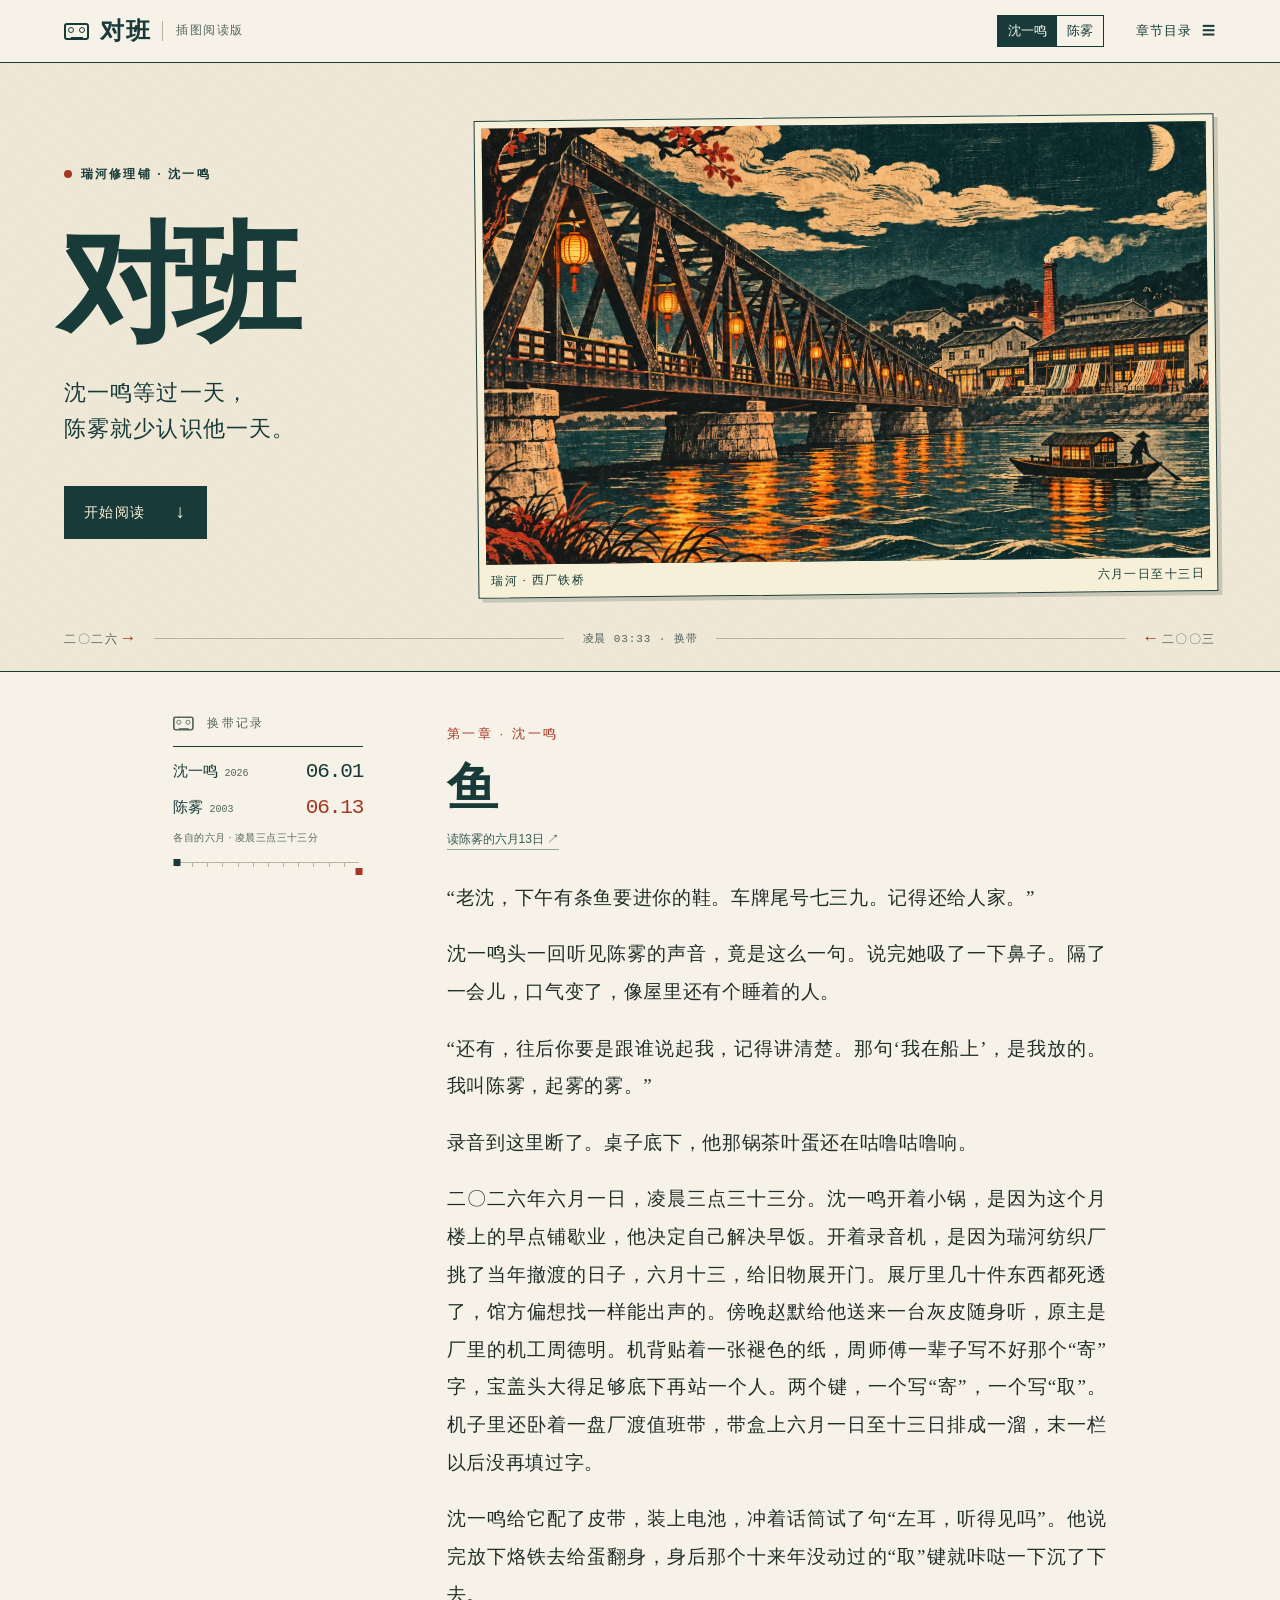
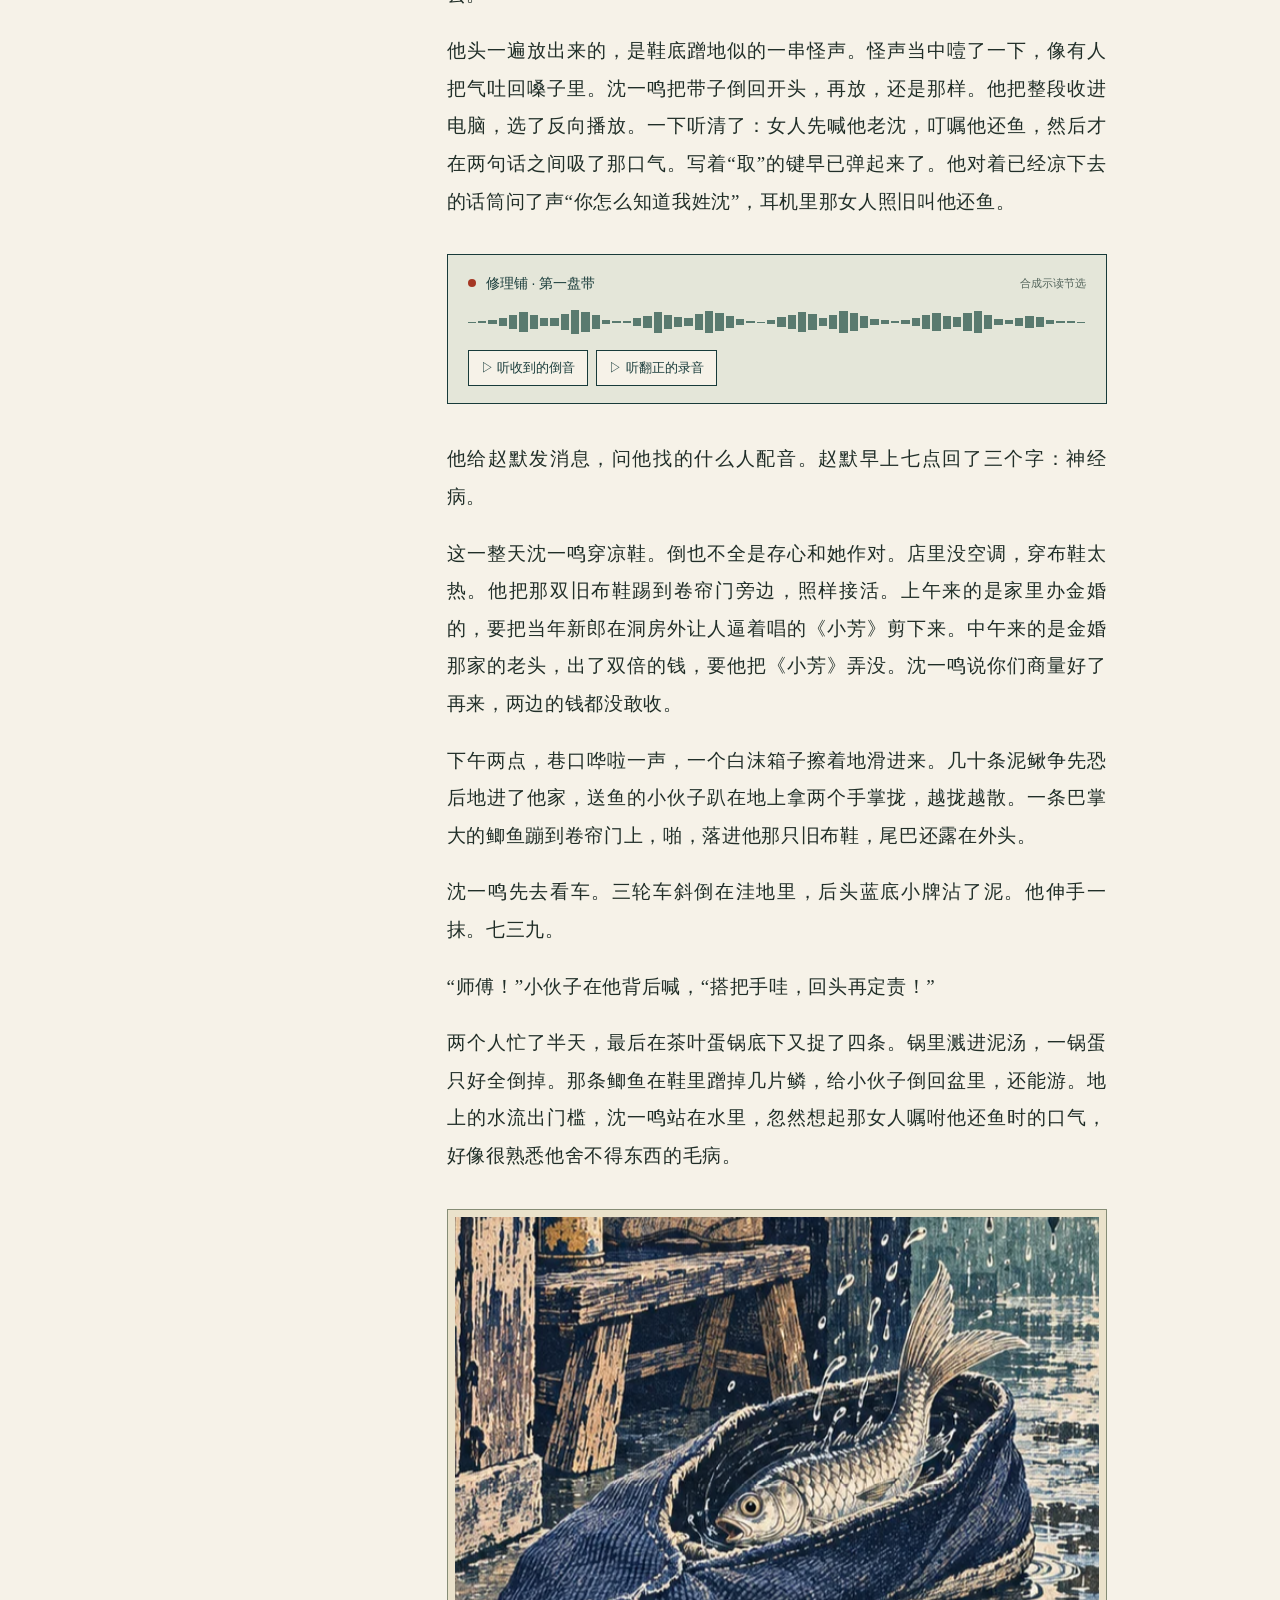
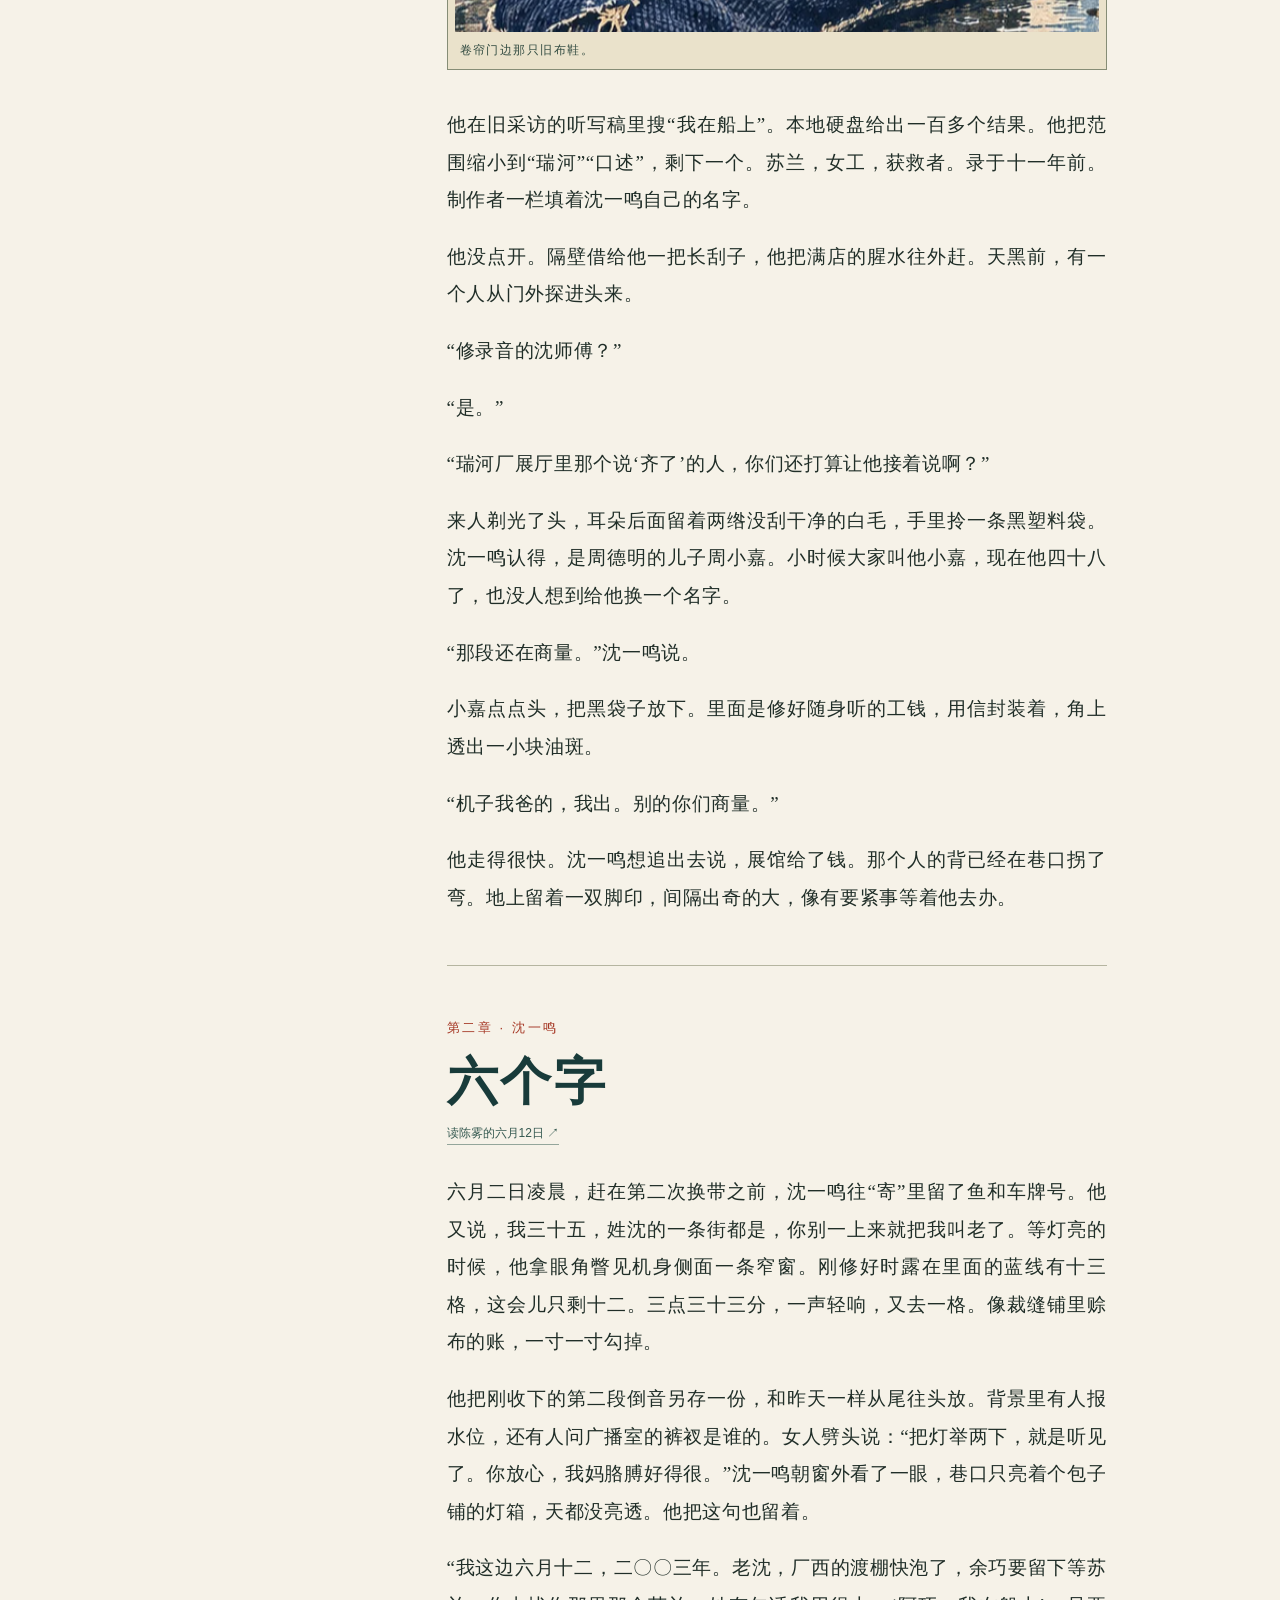
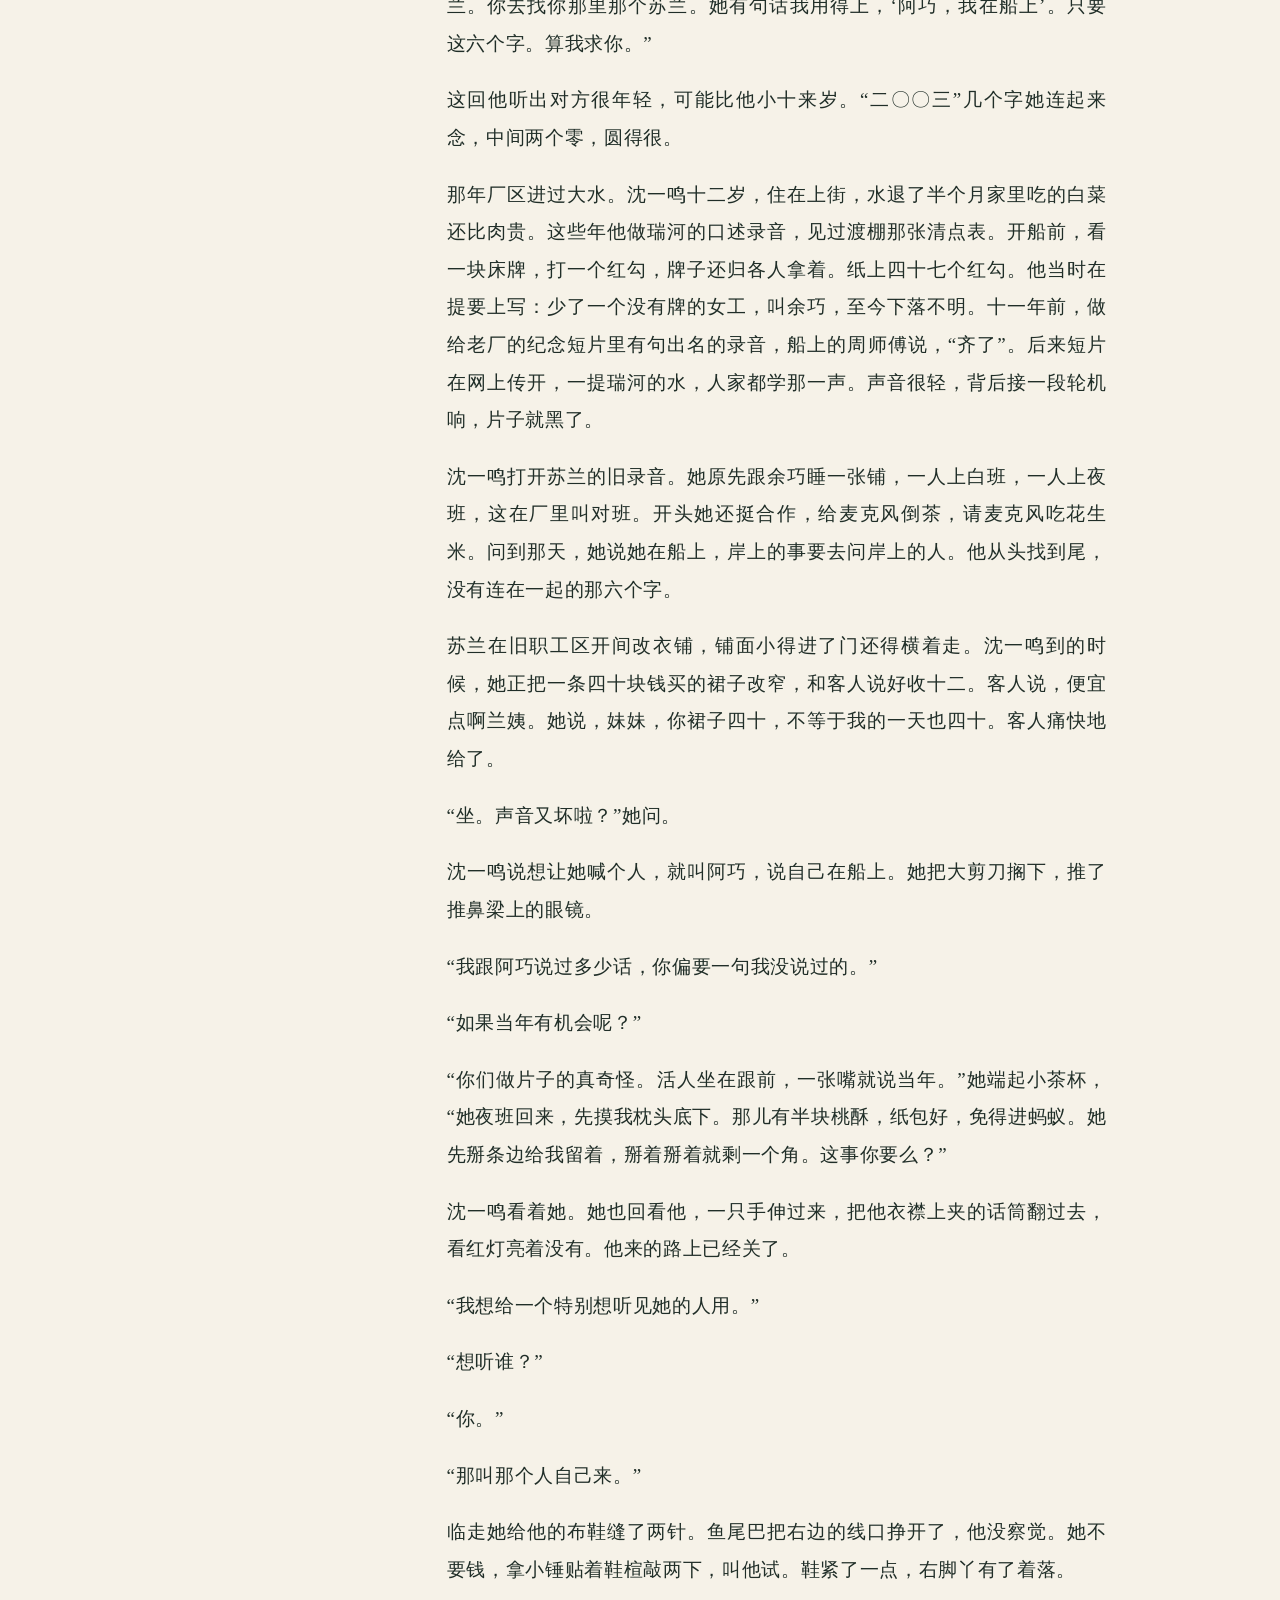
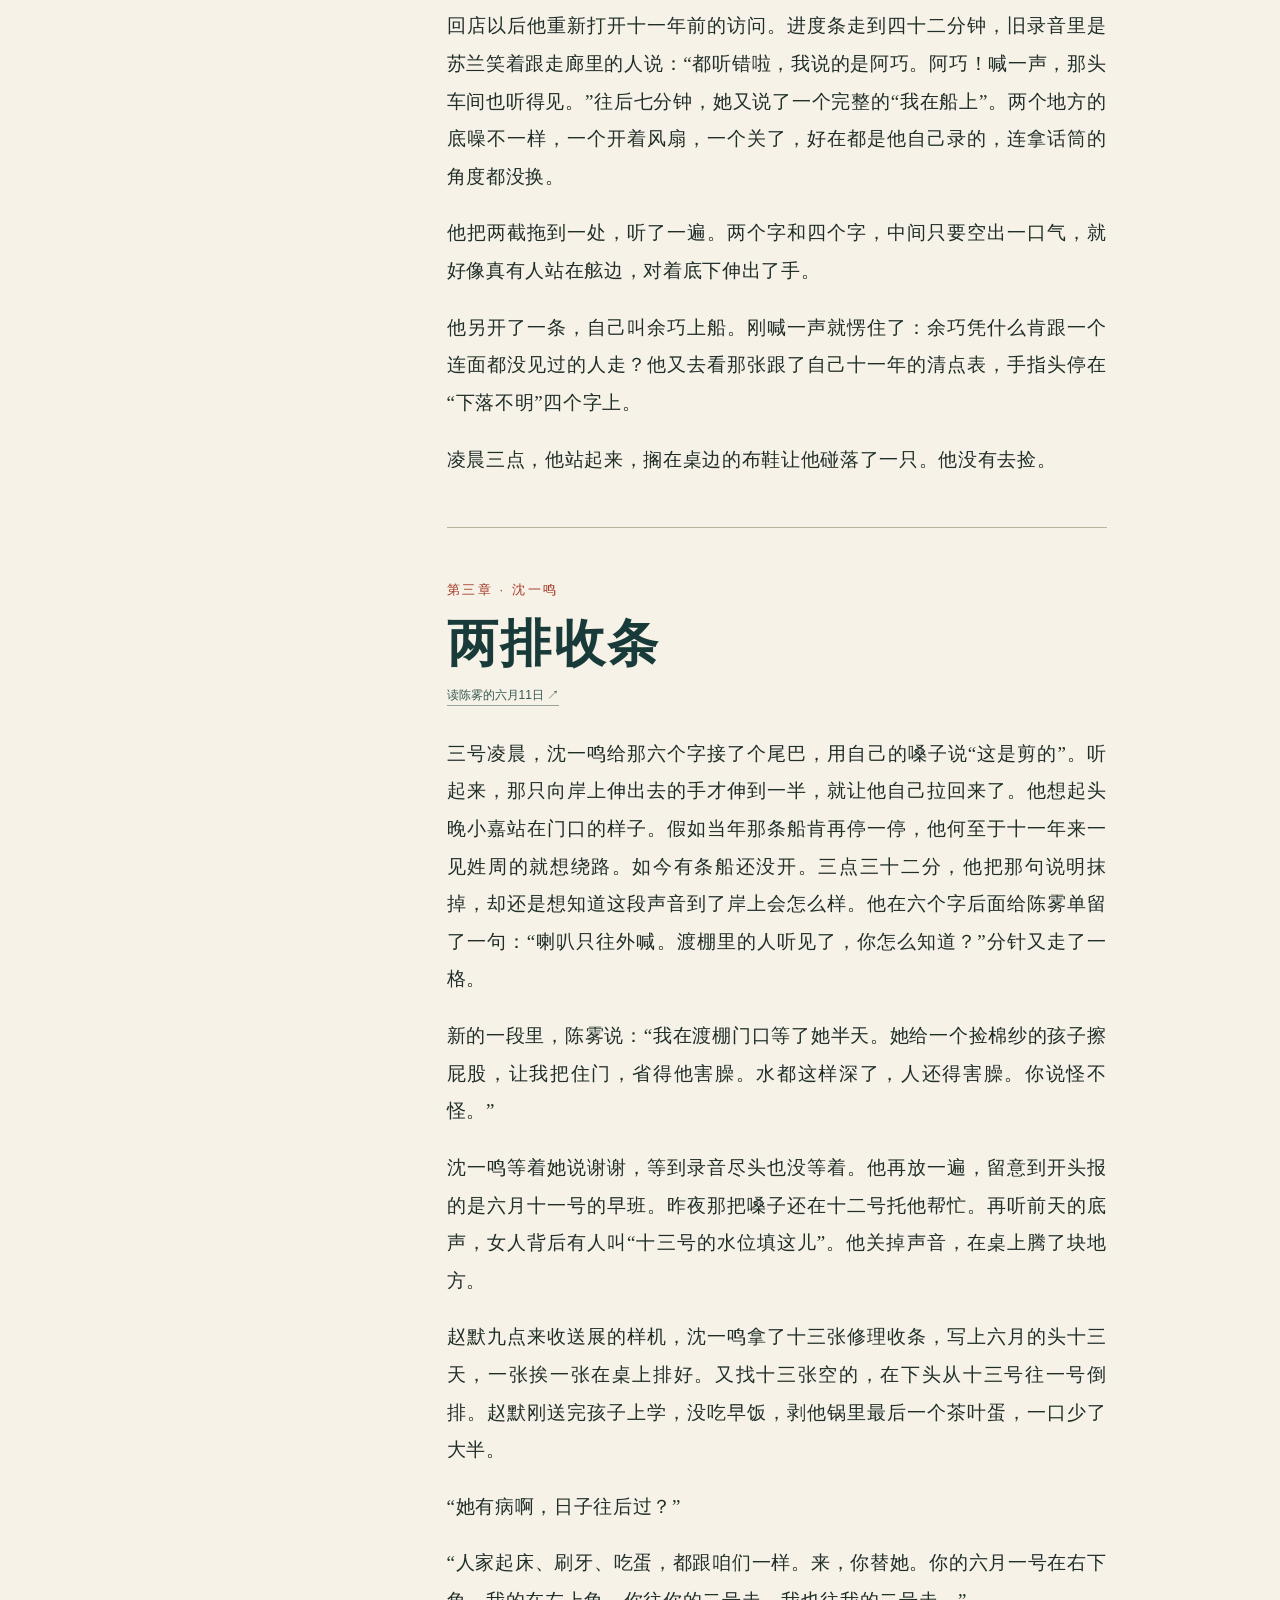
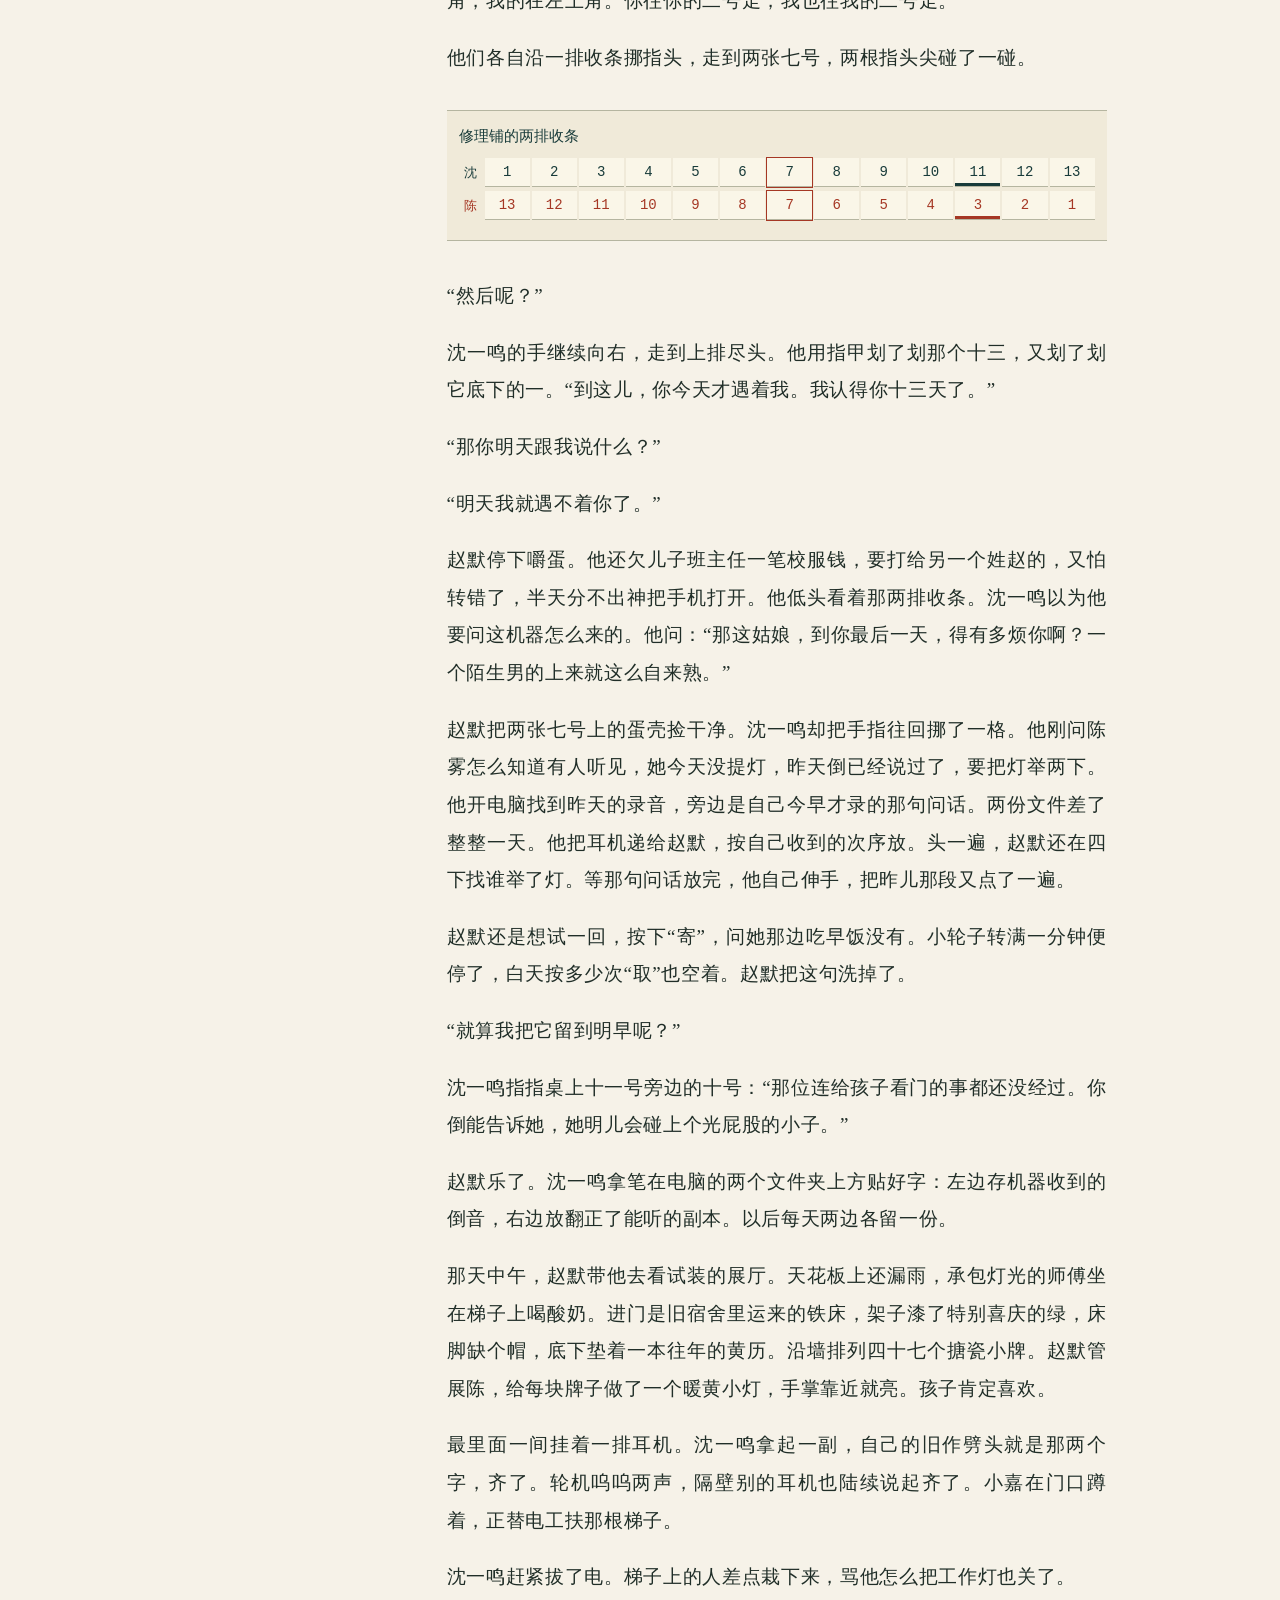
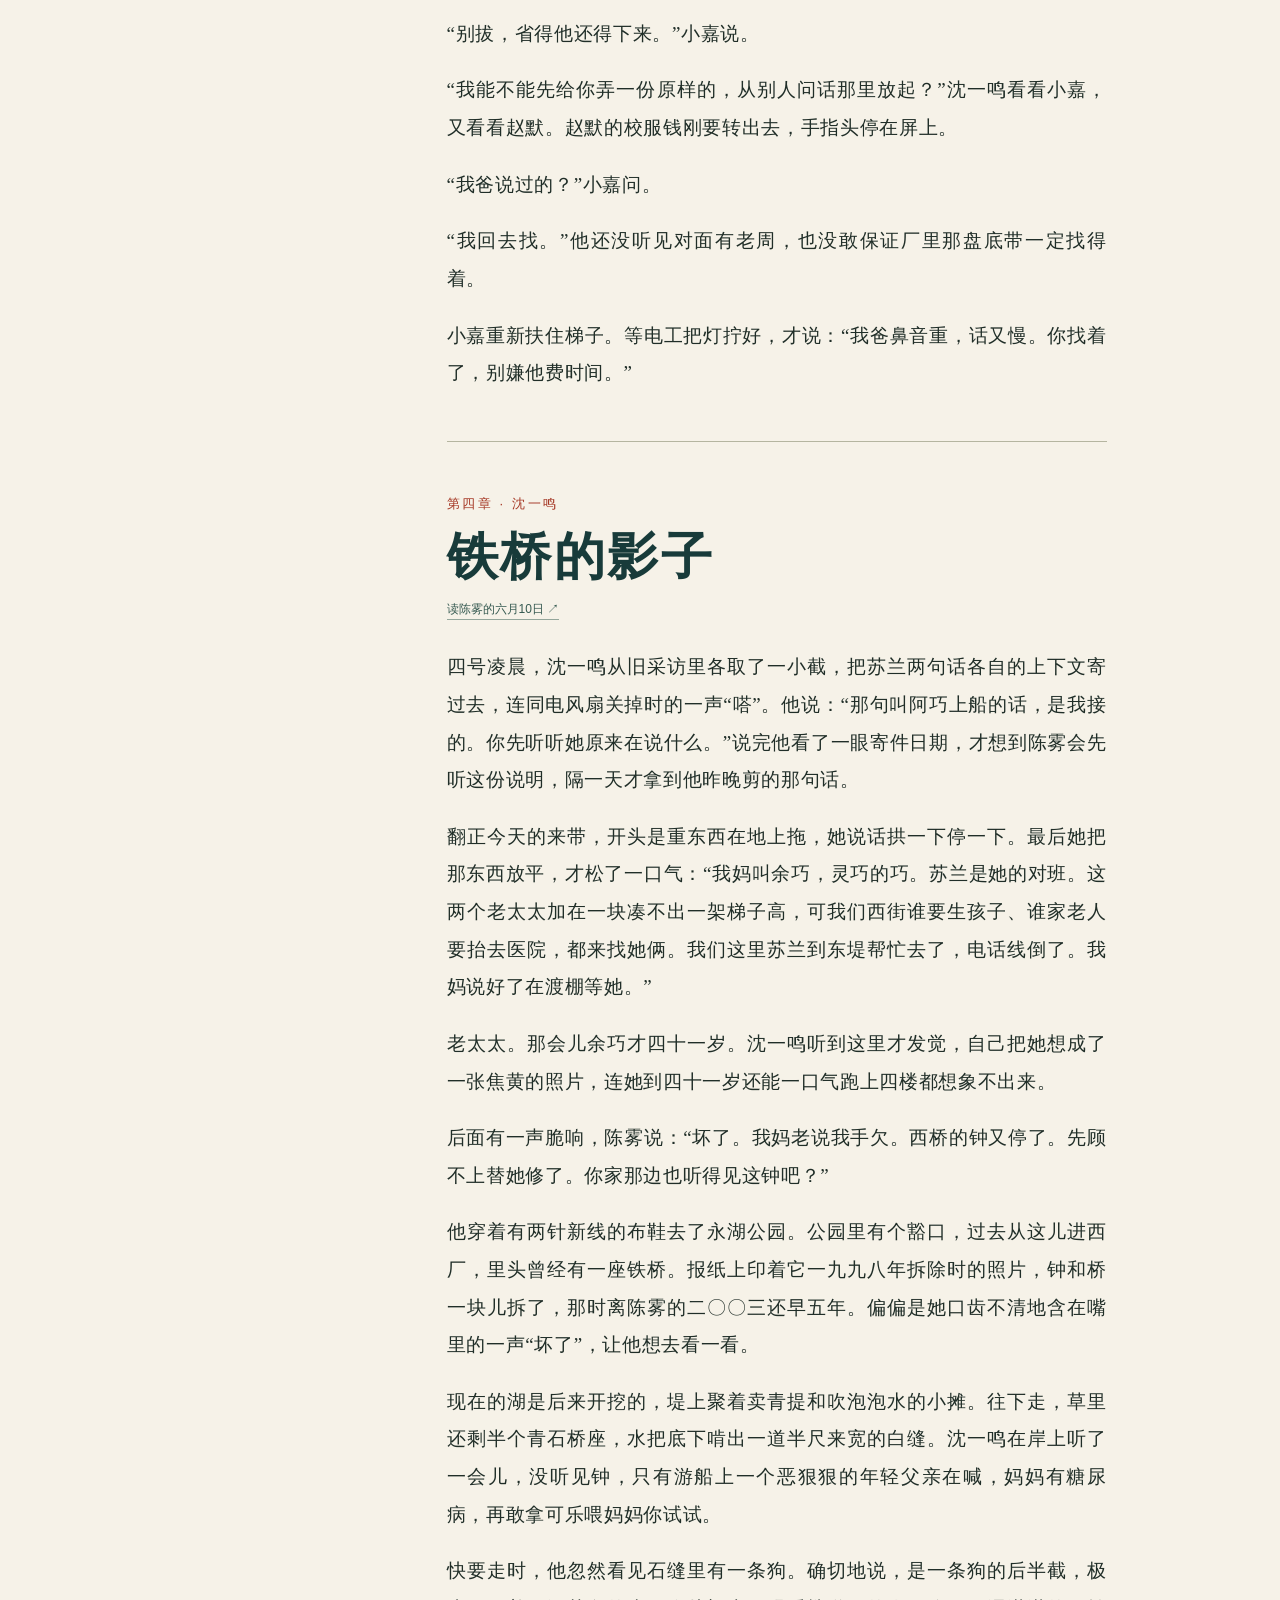
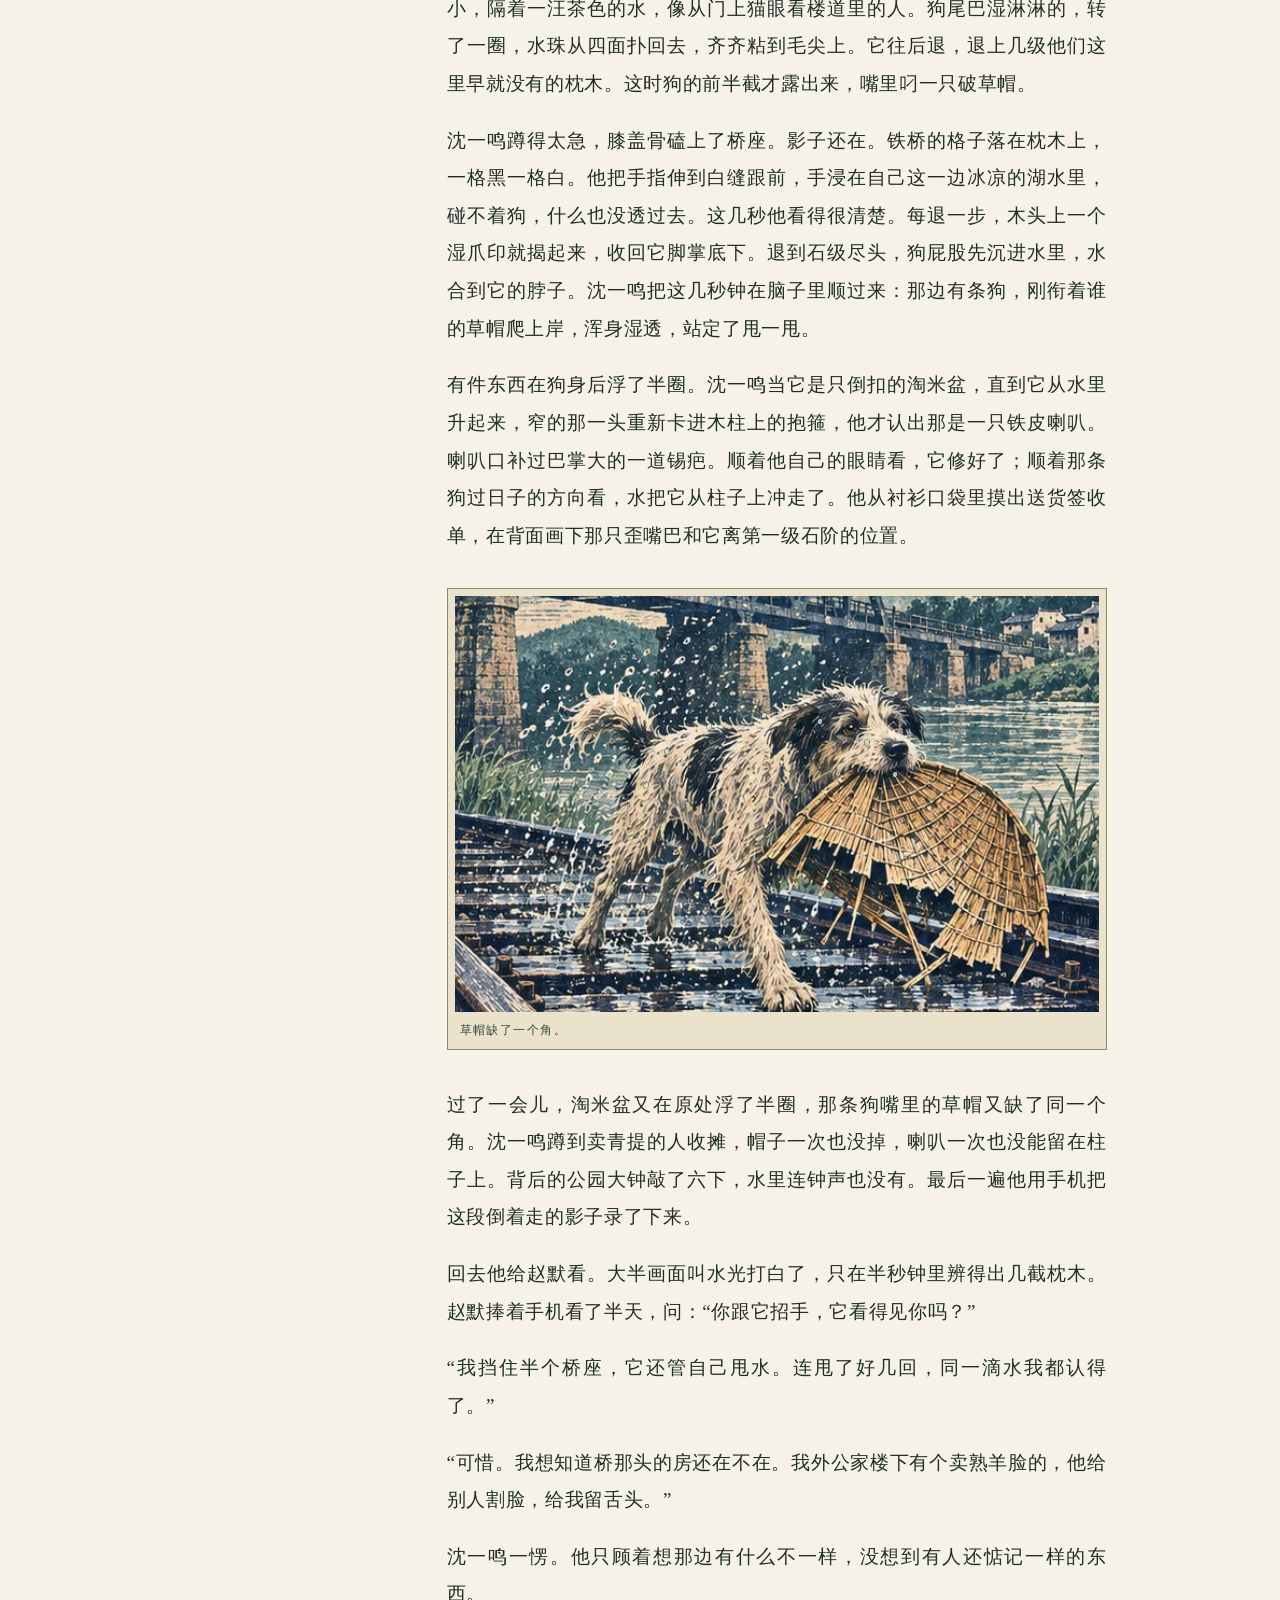
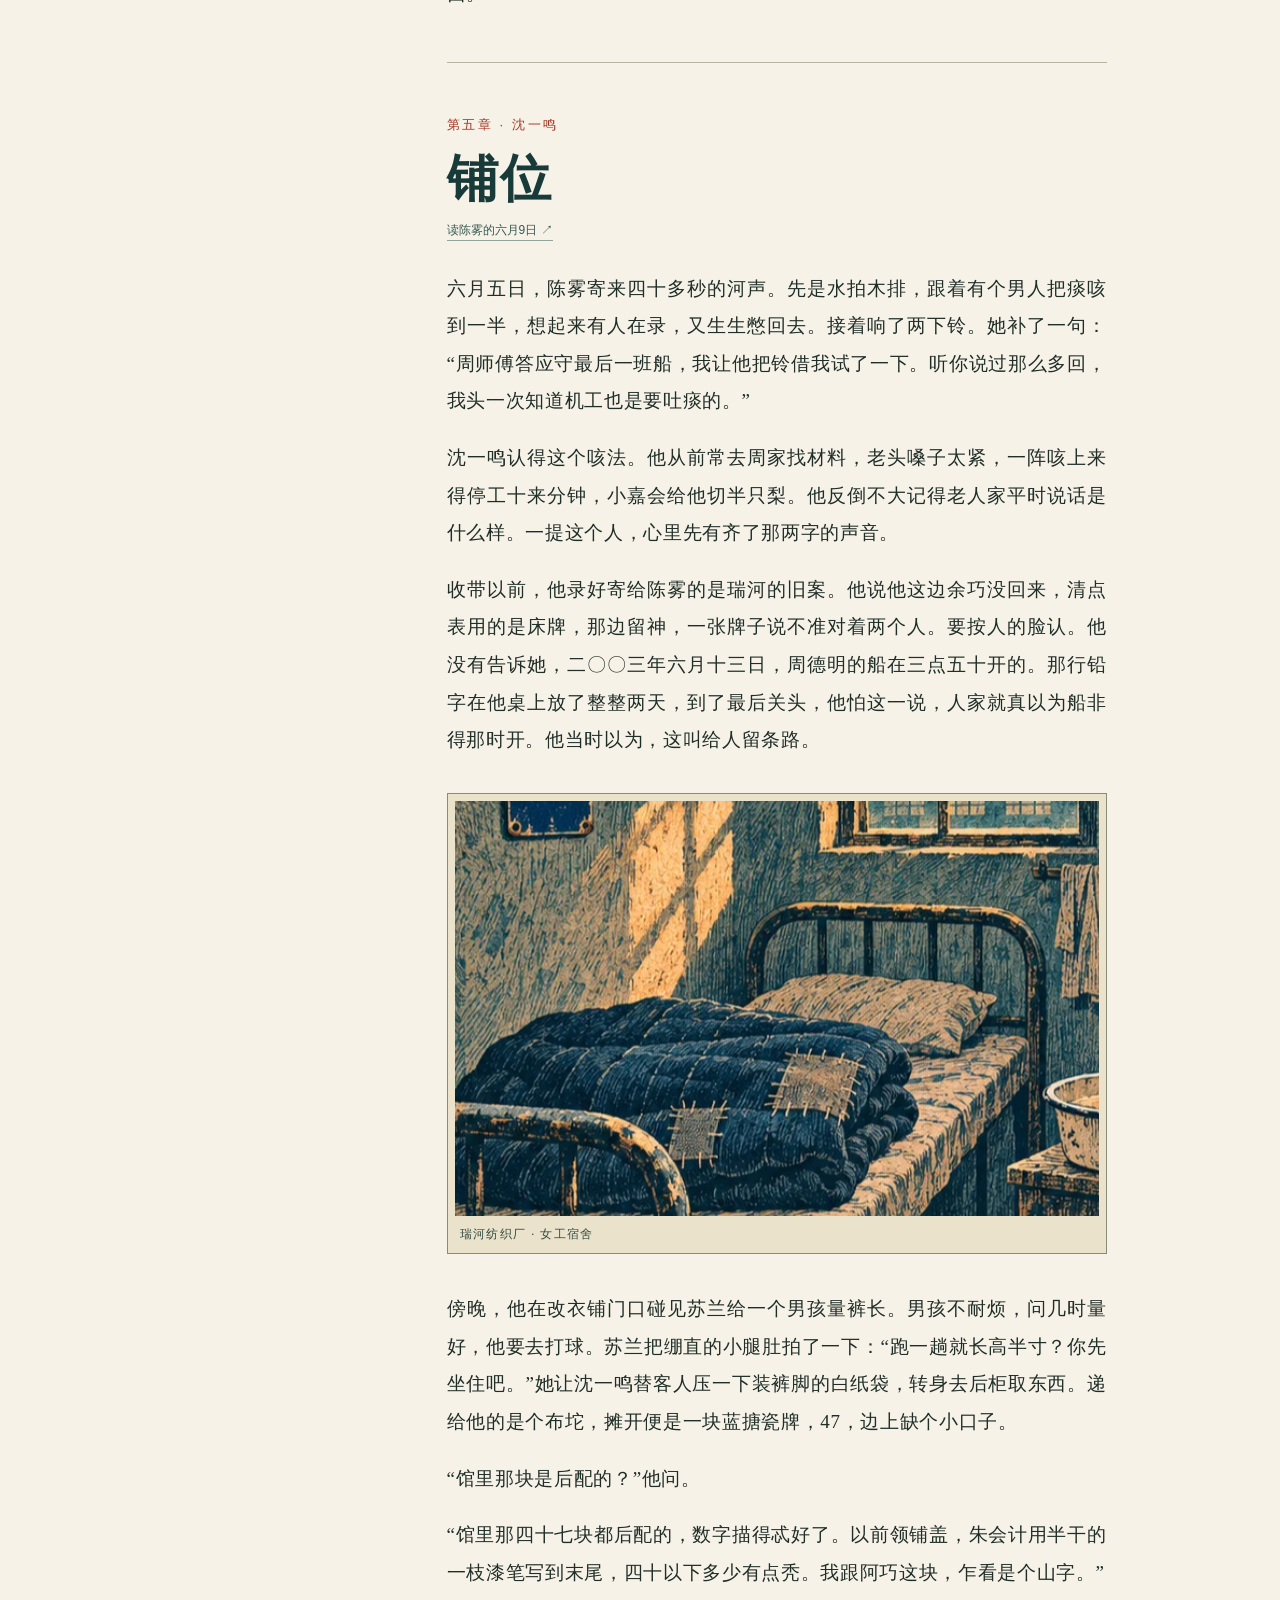
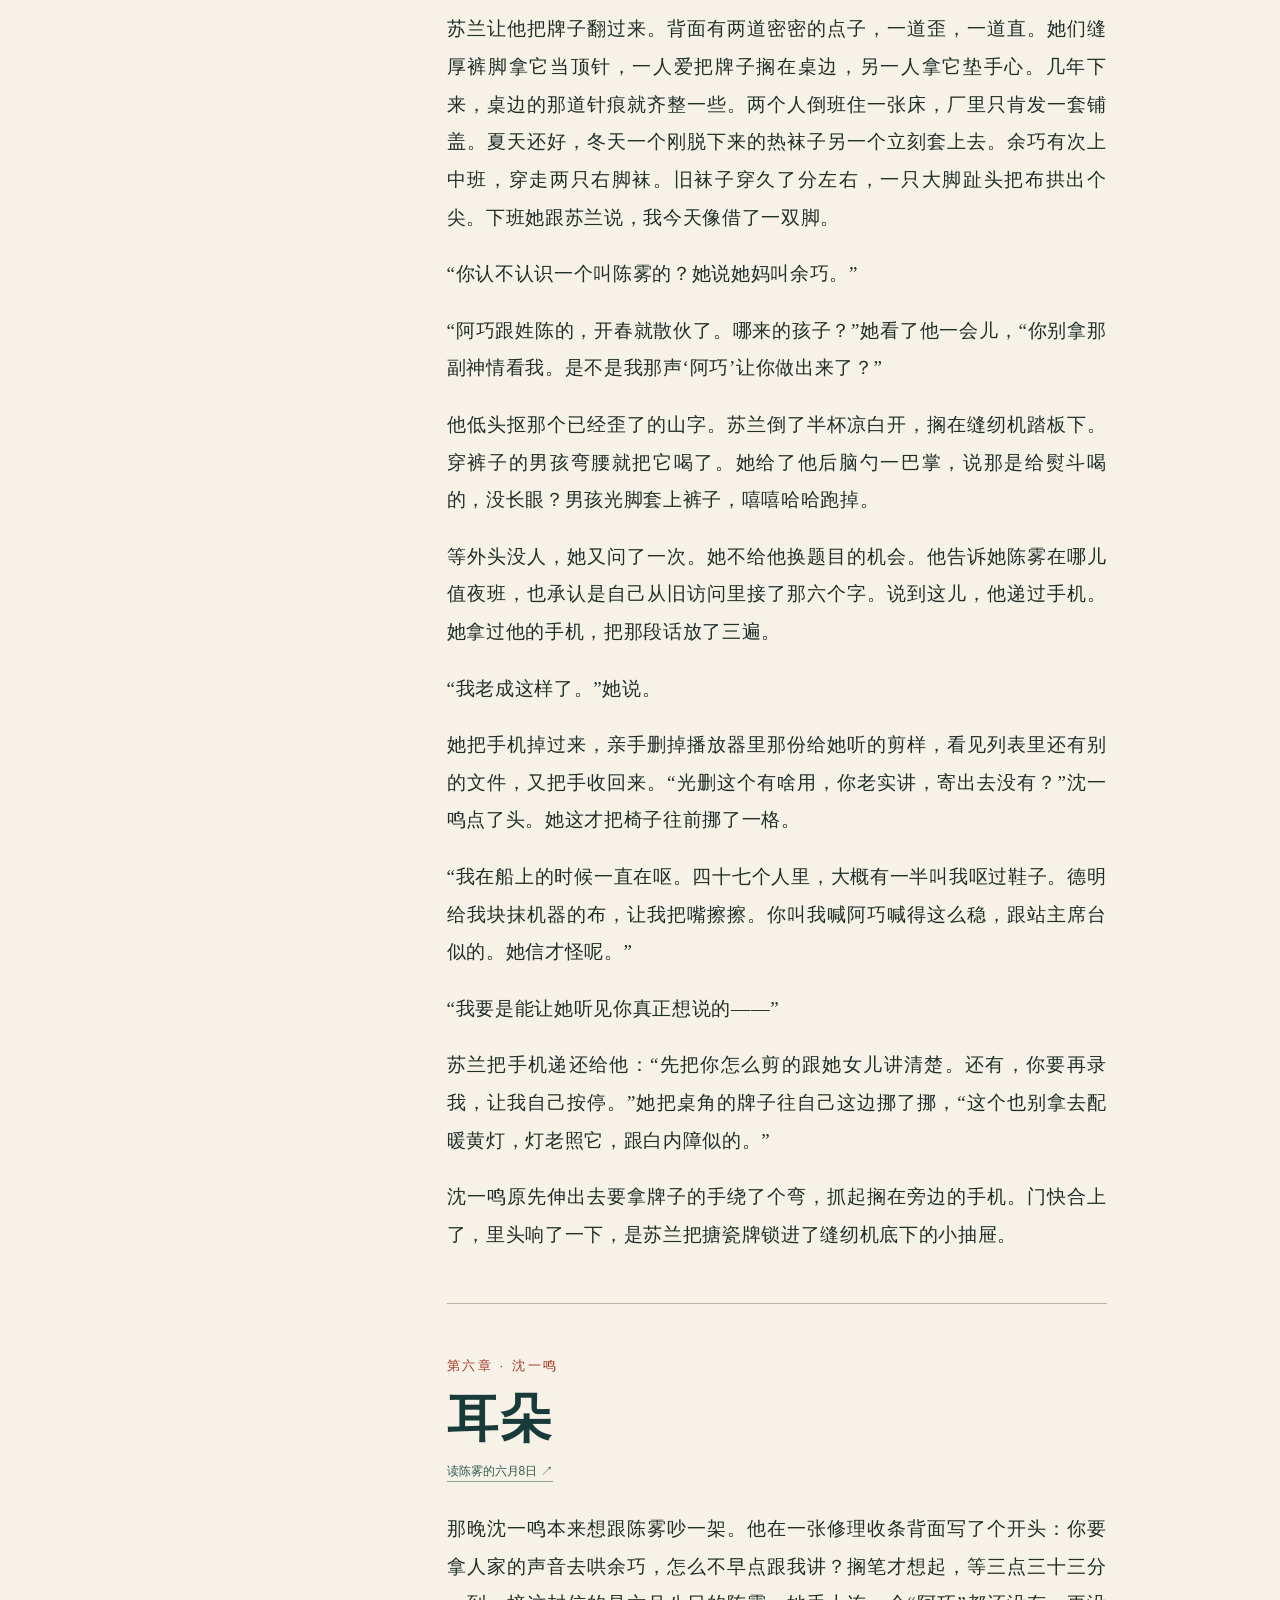
<file: index.html>
<!doctype html>
<html lang="zh-CN"><head><meta charset="utf-8"><meta name="viewport" content="width=device-width,initial-scale=1"><meta name="theme-color" content="#f5f0e4"><title>对班 · 沈一鸣视角</title><meta name="description" content="沈一鸣等过一天，陈雾就少认识他一天。两台录音机，交换十三个凌晨。"><link rel="icon" href="assets/mark.svg"><link rel="stylesheet" href="style.css?v=2"><script defer src="reader.js?v=2"></script></head>
<body id="top" data-side="shen"><a class="skip" href="#c1">跳到正文</a>
<header class="mast"><div class="mast-inner"><a class="brand" href="#top"><i class="cassette" aria-hidden="true"></i><strong>对班</strong><span>插图阅读版</span></a><div class="mast-right"><span class="now" aria-hidden="true"></span><nav class="views" aria-label="切换叙事视角"><span aria-current="page">沈一鸣</span><a class="switch-view" data-page="chen.html" href="chen.html" aria-label="切换到陈雾视角">陈雾</a></nav><details class="toc"><summary>章节目录 <i aria-hidden="true">☰</i></summary><nav aria-label="章节目录"><a href="#c1"><span>第一章</span>鱼</a><a href="#c2"><span>第二章</span>六个字</a><a href="#c3"><span>第三章</span>两排收条</a><a href="#c4"><span>第四章</span>铁桥的影子</a><a href="#c5"><span>第五章</span>铺位</a><a href="#c6"><span>第六章</span>耳朵</a><a href="#c7"><span>第七章</span>对班</a><a href="#c8"><span>第八章</span>剩下的半张床</a><a href="#c9"><span>第九章</span>空船</a><a href="#c10"><span>第十章</span>照纸念</a><a href="#c11"><span>第十一章</span>写字的人</a><a href="#c12"><span>第十二章</span>隔河喊人</a><a href="#c13"><span>第十三章</span>交接</a></nav></details></div></div><div class="progress" aria-hidden="true"></div></header>
<main><div class="cover"><div class="sleeve"><div class="intro"><div class="station"><span class="dot"></span> 瑞河修理铺 · 沈一鸣</div><h1>对班</h1><p class="premise">沈一鸣等过一天，<br>陈雾就少认识他一天。</p><a class="start" href="#c1">开始阅读 <span aria-hidden="true">↓</span></a></div>
<figure class="cover-art"><div class="cover-window"><img src="assets/bridge.webp" width="1536" height="1024" alt="木刻插图里，瑞河铁桥横过深青色的水面，一点灯火从桥下映出来。" fetchpriority="high"></div><figcaption><span>瑞河 · 西厂铁桥</span><span>六月一日至十三日</span></figcaption></figure></div>
<div class="cover-foot"><span>二〇二六 <b>→</b></span><span class="line"></span><strong>凌晨 03:33 · 换带</strong><span class="line"></span><span><b>←</b> 二〇〇三</span></div></div>
<div class="book"><aside class="rail" aria-label="本章对应的换带日期"><div class="rail-inner"><div class="rail-label"><i class="cassette" aria-hidden="true"></i> <span>换带记录</span></div><div class="railsheet"><div class="dateline"><span>沈一鸣<small>2026</small></span><b id="day-a">06.01</b></div><div class="dateline"><span>陈雾<small>2003</small></span><b id="day-b">06.13</b></div><small class="rail-note">各自的六月 · 凌晨三点三十三分</small></div><div class="axis" aria-hidden="true"><i></i><i></i></div><div class="rail-end" hidden>十三次换带已结束</div></div></aside><article aria-label="对班 · 沈一鸣视角全文"><section class="chapter" id="c1" data-title="鱼" data-pair="13" aria-labelledby="h1"><header><span class="chap-index">第一章 · 沈一鸣</span><h2 id="h1">鱼</h2><small class="mobile-date">本次换带 · 沈一鸣六月1日 / 陈雾六月13日</small><a class="cross" href="chen.html#c13">读陈雾的六月13日 ↗</a></header><p>“老沈，下午有条鱼要进你的鞋。车牌尾号七三九。记得还给人家。”</p>
<p>沈一鸣头一回听见陈雾的声音，竟是这么一句。说完她吸了一下鼻子。隔了一会儿，口气变了，像屋里还有个睡着的人。</p>
<p>“还有，往后你要是跟谁说起我，记得讲清楚。那句‘我在船上’，是我放的。我叫陈雾，起雾的雾。”</p>
<p>录音到这里断了。桌子底下，他那锅茶叶蛋还在咕噜咕噜响。</p>
<p>二〇二六年六月一日，凌晨三点三十三分。沈一鸣开着小锅，是因为这个月楼上的早点铺歇业，他决定自己解决早饭。开着录音机，是因为瑞河纺织厂挑了当年撤渡的日子，六月十三，给旧物展开门。展厅里几十件东西都死透了，馆方偏想找一样能出声的。傍晚赵默给他送来一台灰皮随身听，原主是厂里的机工周德明。机背贴着一张褪色的纸，周师傅一辈子写不好那个“寄”字，宝盖头大得足够底下再站一个人。两个键，一个写“寄”，一个写“取”。机子里还卧着一盘厂渡值班带，带盒上六月一日至十三日排成一溜，末一栏以后没再填过字。</p>
<p>沈一鸣给它配了皮带，装上电池，冲着话筒试了句“左耳，听得见吗”。他说完放下烙铁去给蛋翻身，身后那个十来年没动过的“取”键就咔哒一下沉了下去。</p>
<p>他头一遍放出来的，是鞋底蹭地似的一串怪声。怪声当中噎了一下，像有人把气吐回嗓子里。沈一鸣把带子倒回开头，再放，还是那样。他把整段收进电脑，选了反向播放。一下听清了：女人先喊他老沈，叮嘱他还鱼，然后才在两句话之间吸了那口气。写着“取”的键早已弹起来了。他对着已经凉下去的话筒问了声“你怎么知道我姓沈”，耳机里那女人照旧叫他还鱼。</p>
<aside class="player" aria-label="录音试听"><div class="player-top"><span class="dot"></span> 修理铺 · 第一盘带 <small>合成示读节选</small></div><div class="wave" aria-hidden="true"></div><div class="playbuttons"><button data-sound="reverse">▷ 听收到的倒音</button><button data-sound="forward">▷ 翻正这段录音</button></div><span class="sound-state sr" role="status"></span><audio preload="none"></audio></aside>
<p>他给赵默发消息，问他找的什么人配音。赵默早上七点回了三个字：神经病。</p>
<p>这一整天沈一鸣穿凉鞋。倒也不全是存心和她作对。店里没空调，穿布鞋太热。他把那双旧布鞋踢到卷帘门旁边，照样接活。上午来的是家里办金婚的，要把当年新郎在洞房外让人逼着唱的《小芳》剪下来。中午来的是金婚那家的老头，出了双倍的钱，要他把《小芳》弄没。沈一鸣说你们商量好了再来，两边的钱都没敢收。</p>
<p>下午两点，巷口哗啦一声，一个白沫箱子擦着地滑进来。几十条泥鳅争先恐后地进了他家，送鱼的小伙子趴在地上拿两个手掌拢，越拢越散。一条巴掌大的鲫鱼蹦到卷帘门上，啪，落进他那只旧布鞋，尾巴还露在外头。</p>
<p>沈一鸣先去看车。三轮车斜倒在洼地里，后头蓝底小牌沾了泥。他伸手一抹。七三九。</p>
<p>“师傅！”小伙子在他背后喊，“搭把手哇，回头再定责！”</p>
<p>两个人忙了半天，最后在茶叶蛋锅底下又捉了四条。锅里溅进泥汤，一锅蛋只好全倒掉。那条鲫鱼在鞋里蹭掉几片鳞，给小伙子倒回盆里，还能游。地上的水流出门槛，沈一鸣站在水里，忽然想起那女人嘱咐他还鱼时的口气，好像很熟悉他舍不得东西的毛病。</p>
<figure class="plate "><div class="picture"><img loading="lazy" decoding="async" width="620" height="620" src="assets/fish.webp" alt="一条鲫鱼落在湿布鞋里，尾巴还露在鞋口。"></div><figcaption>卷帘门边那只旧布鞋。</figcaption></figure>
<p>他在旧采访的听写稿里搜“我在船上”。本地硬盘给出一百多个结果。他把范围缩小到“瑞河”“口述”，剩下一个。苏兰，女工，获救者。录于十一年前。制作者一栏填着沈一鸣自己的名字。</p>
<p>他没点开。隔壁借给他一把长刮子，他把满店的腥水往外赶。天黑前，有一个人从门外探进头来。</p>
<p>“修录音的沈师傅？”</p>
<p>“是。”</p>
<p>“瑞河厂展厅里那个说‘齐了’的人，你们还打算让他接着说啊？”</p>
<p>来人剃光了头，耳朵后面留着两绺没刮干净的白毛，手里拎一条黑塑料袋。沈一鸣认得，是周德明的儿子周小嘉。小时候大家叫他小嘉，现在他四十八了，也没人想到给他换一个名字。</p>
<p>“那段还在商量。”沈一鸣说。</p>
<p>小嘉点点头，把黑袋子放下。里面是修好随身听的工钱，用信封装着，角上透出一小块油斑。</p>
<p>“机子我爸的，我出。别的你们商量。”</p>
<p>他走得很快。沈一鸣想追出去说，展馆给了钱。那个人的背已经在巷口拐了弯。地上留着一双脚印，间隔出奇的大，像有要紧事等着他去办。</p></section>
<section class="chapter" id="c2" data-title="六个字" data-pair="12" aria-labelledby="h2"><header><span class="chap-index">第二章 · 沈一鸣</span><h2 id="h2">六个字</h2><small class="mobile-date">本次换带 · 沈一鸣六月2日 / 陈雾六月12日</small><a class="cross" href="chen.html#c12">读陈雾的六月12日 ↗</a></header><p>六月二日凌晨，赶在第二次换带之前，沈一鸣往“寄”里留了鱼和车牌号。他又说，我三十五，姓沈的一条街都是，你别一上来就把我叫老了。等灯亮的时候，他拿眼角瞥见机身侧面一条窄窗。刚修好时露在里面的蓝线有十三格，这会儿只剩十二。三点三十三分，一声轻响，又去一格。像裁缝铺里赊布的账，一寸一寸勾掉。</p>
<p>他把刚收下的第二段倒音另存一份，和昨天一样从尾往头放。背景里有人报水位，还有人问广播室的裤衩是谁的。女人劈头说：“把灯举两下，就是听见了。你放心，我妈胳膊好得很。”沈一鸣朝窗外看了一眼，巷口只亮着个包子铺的灯箱，天都没亮透。他把这句也留着。</p>
<p>“我这边六月十二，二〇〇三年。老沈，厂西的渡棚快泡了，余巧要留下等苏兰。你去找你那里那个苏兰。她有句话我用得上，‘阿巧，我在船上’。只要这六个字。算我求你。”</p>
<p>这回他听出对方很年轻，可能比他小十来岁。“二〇〇三”几个字她连起来念，中间两个零，圆得很。</p>
<p>那年厂区进过大水。沈一鸣十二岁，住在上街，水退了半个月家里吃的白菜还比肉贵。这些年他做瑞河的口述录音，见过渡棚那张清点表。开船前，看一块床牌，打一个红勾，牌子还归各人拿着。纸上四十七个红勾。他当时在提要上写：少了一个没有牌的女工，叫余巧，至今下落不明。十一年前，做给老厂的纪念短片里有句出名的录音，船上的周师傅说，“齐了”。后来短片在网上传开，一提瑞河的水，人家都学那一声。声音很轻，背后接一段轮机响，片子就黑了。</p>
<p>沈一鸣打开苏兰的旧录音。她原先跟余巧睡一张铺，一人上白班，一人上夜班，这在厂里叫对班。开头她还挺合作，给麦克风倒茶，请麦克风吃花生米。问到那天，她说她在船上，岸上的事要去问岸上的人。他从头找到尾，没有连在一起的那六个字。</p>
<p>苏兰在旧职工区开间改衣铺，铺面小得进了门还得横着走。沈一鸣到的时候，她正把一条四十块钱买的裙子改窄，和客人说好收十二。客人说，便宜点啊兰姨。她说，妹妹，你裙子四十，不等于我的一天也四十。客人痛快地给了。</p>
<p>“坐。声音又坏啦？”她问。</p>
<p>沈一鸣说想让她喊个人，就叫阿巧，说自己在船上。她把大剪刀搁下，推了推鼻梁上的眼镜。</p>
<p>“我跟阿巧说过多少话，你偏要一句我没说过的。”</p>
<p>“如果当年有机会呢？”</p>
<p>“你们做片子的真奇怪。活人坐在跟前，一张嘴就说当年。”她端起小茶杯，“她夜班回来，先摸我枕头底下。那儿有半块桃酥，纸包好，免得进蚂蚁。她先掰条边给我留着，掰着掰着就剩一个角。这事你要么？”</p>
<p>沈一鸣看着她。她也回看他，一只手伸过来，把他衣襟上夹的话筒翻过去，看红灯亮着没有。他来的路上已经关了。</p>
<p>“我想给一个特别想听见她的人用。”</p>
<p>“想听谁？”</p>
<p>“你。”</p>
<p>“那叫那个人自己来。”</p>
<p>临走她给他的布鞋缝了两针。鱼尾巴把右边的线口挣开了，他没察觉。她不要钱，拿小锤贴着鞋楦敲两下，叫他试。鞋紧了一点，右脚丫有了着落。</p>
<p>回店以后他重新打开十一年前的访问。进度条走到四十二分钟，旧录音里是苏兰笑着跟走廊里的人说：“都听错啦，我说的是阿巧。阿巧！喊一声，那头车间也听得见。”往后七分钟，她又说了一个完整的“我在船上”。两个地方的底噪不一样，一个开着风扇，一个关了，好在都是他自己录的，连拿话筒的角度都没换。</p>
<p>他把两截拖到一处，听了一遍。两个字和四个字，中间只要空出一口气，就好像真有人站在舷边，对着底下伸出了手。</p>
<p>他另开了一条，自己叫余巧上船。刚喊一声就愣住了：余巧凭什么肯跟一个连面都没见过的人走？他又去看那张跟了自己十一年的清点表，手指头停在“下落不明”四个字上。</p>
<p>凌晨三点，他站起来，搁在桌边的布鞋让他碰落了一只。他没有去捡。</p></section>
<section class="chapter" id="c3" data-title="两排收条" data-pair="11" aria-labelledby="h3"><header><span class="chap-index">第三章 · 沈一鸣</span><h2 id="h3">两排收条</h2><small class="mobile-date">本次换带 · 沈一鸣六月3日 / 陈雾六月11日</small><a class="cross" href="chen.html#c11">读陈雾的六月11日 ↗</a></header><p>三号凌晨，沈一鸣给那六个字接了个尾巴，用自己的嗓子说“这是剪的”。听起来，那只向岸上伸出去的手才伸到一半，就让他自己拉回来了。他想起头晚小嘉站在门口的样子。假如当年那条船肯再停一停，他何至于十一年来一见姓周的就想绕路。如今有条船还没开。三点三十二分，他把那句说明抹掉，却还是想知道这段声音到了岸上会怎么样。他在六个字后面给陈雾单留了一句：“喇叭只往外喊。渡棚里的人听见了，你怎么知道？”分针又走了一格。</p>
<p>新的一段里，陈雾说：“我在渡棚门口等了她半天。她给一个捡棉纱的孩子擦屁股，让我把住门，省得他害臊。水都这样深了，人还得害臊。你说怪不怪。”</p>
<p>沈一鸣等着她说谢谢，等到录音尽头也没等着。他再放一遍，留意到开头报的是六月十一号的早班。昨夜那把嗓子还在十二号托他帮忙。再听前天的底声，女人背后有人叫“十三号的水位填这儿”。他关掉声音，在桌上腾了块地方。</p>
<p>赵默九点来收送展的样机，沈一鸣拿了十三张修理收条，写上六月的头十三天，一张挨一张在桌上排好。又找十三张空的，在下头从十三号往一号倒排。赵默刚送完孩子上学，没吃早饭，剥他锅里最后一个茶叶蛋，一口少了大半。</p>
<p>“她有病啊，日子往后过？”</p>
<p>“人家起床、刷牙、吃蛋，都跟咱们一样。来，你替她。你的六月一号在右下角，我的在左上角。你往你的二号走，我也往我的二号走。”</p>
<p>他们各自沿一排收条挪指头，走到两张七号，两根指头尖碰了一碰。</p>
<figure class="slips"><figcaption>修理铺的两排收条</figcaption><div class="sliprow" aria-label="沈"><b>沈</b><span class="">1</span><span class="">2</span><span class="">3</span><span class="">4</span><span class="">5</span><span class="">6</span><span class="meet">7</span><span class="">8</span><span class="">9</span><span class="">10</span><span class="">11</span><span class="">12</span><span class="">13</span></div><div class="sliprow" aria-label="陈"><b>陈</b><span class="">13</span><span class="">12</span><span class="">11</span><span class="">10</span><span class="">9</span><span class="">8</span><span class="meet">7</span><span class="">6</span><span class="">5</span><span class="">4</span><span class="">3</span><span class="">2</span><span class="">1</span></div></figure>
<p>“然后呢？”</p>
<p>沈一鸣的手继续向右，走到上排尽头。他用指甲划了划那个十三，又划了划它底下的一。“到这儿，你今天才遇着我。我认得你十三天了。”</p>
<p>“那你明天跟我说什么？”</p>
<p>“明天我就遇不着你了。”</p>
<p>赵默停下嚼蛋。他还欠儿子班主任一笔校服钱，要打给另一个姓赵的，又怕转错了，半天分不出神把手机打开。他低头看着那两排收条。沈一鸣以为他要问这机器怎么来的。他问：“那这姑娘，到你最后一天，得有多烦你啊？一个陌生男的上来就这么自来熟。”</p>
<p>赵默把两张七号上的蛋壳捡干净。沈一鸣却把手指往回挪了一格。他刚问陈雾怎么知道有人听见，她今天没提灯，昨天倒已经说过了，要把灯举两下。他开电脑找到昨天的录音，旁边是自己今早才录的那句问话。两份文件差了整整一天。他把耳机递给赵默，按自己收到的次序放。头一遍，赵默还在四下找谁举了灯。等那句问话放完，他自己伸手，把昨儿那段又点了一遍。</p>
<p>赵默还是想试一回，按下“寄”，问她那边吃早饭没有。小轮子转满一分钟便停了，白天按多少次“取”也空着。赵默把这句洗掉了。</p>
<p>“就算我把它留到明早呢？”</p>
<p>沈一鸣指指桌上十一号旁边的十号：“那位连给孩子看门的事都还没经过。你倒能告诉她，她明儿会碰上个光屁股的小子。”</p>
<p>赵默乐了。沈一鸣拿笔在电脑的两个文件夹上方贴好字：左边存机器收到的倒音，右边放翻正了能听的副本。以后每天两边各留一份。</p>
<p>那天中午，赵默带他去看试装的展厅。天花板上还漏雨，承包灯光的师傅坐在梯子上喝酸奶。进门是旧宿舍里运来的铁床，架子漆了特别喜庆的绿，床脚缺个帽，底下垫着一本往年的黄历。沿墙排列四十七个搪瓷小牌。赵默管展陈，给每块牌子做了一个暖黄小灯，手掌靠近就亮。孩子肯定喜欢。</p>
<p>最里面一间挂着一排耳机。沈一鸣拿起一副，自己的旧作劈头就是那两个字，齐了。轮机呜呜两声，隔壁别的耳机也陆续说起齐了。小嘉在门口蹲着，正替电工扶那根梯子。</p>
<p>沈一鸣赶紧拔了电。梯子上的人差点栽下来，骂他怎么把工作灯也关了。</p>
<p>“别拔，省得他还得下来。”小嘉说。</p>
<p>“我能不能先给你弄一份原样的，从别人问话那里放起？”沈一鸣看看小嘉，又看看赵默。赵默的校服钱刚要转出去，手指头停在屏上。</p>
<p>“我爸说过的？”小嘉问。</p>
<p>“我回去找。”他还没听见对面有老周，也没敢保证厂里那盘底带一定找得着。</p>
<p>小嘉重新扶住梯子。等电工把灯拧好，才说：“我爸鼻音重，话又慢。你找着了，别嫌他费时间。”</p></section>
<section class="chapter" id="c4" data-title="铁桥的影子" data-pair="10" aria-labelledby="h4"><header><span class="chap-index">第四章 · 沈一鸣</span><h2 id="h4">铁桥的影子</h2><small class="mobile-date">本次换带 · 沈一鸣六月4日 / 陈雾六月10日</small><a class="cross" href="chen.html#c10">读陈雾的六月10日 ↗</a></header><p>四号凌晨，沈一鸣从旧采访里各取了一小截，把苏兰两句话各自的上下文寄过去，连同电风扇关掉时的一声“嗒”。他说：“那句叫阿巧上船的话，是我接的。你先听听她原来在说什么。”说完他看了一眼寄件日期，才想到陈雾会先听这份说明，隔一天才拿到他昨晚剪的那句话。</p>
<p>翻正今天的来带，开头是重东西在地上拖，她说话拱一下停一下。最后她把那东西放平，才松了一口气：“我妈叫余巧，灵巧的巧。苏兰是她的对班。这两个老太太加在一块凑不出一架梯子高，可我们西街谁要生孩子、谁家老人要抬去医院，都来找她俩。我们这里苏兰到东堤帮忙去了，电话线倒了。我妈说好了在渡棚等她。”</p>
<p>老太太。那会儿余巧才四十一岁。沈一鸣听到这里才发觉，自己把她想成了一张焦黄的照片，连她到四十一岁还能一口气跑上四楼都想象不出来。</p>
<p>后面有一声脆响，陈雾说：“坏了。我妈老说我手欠。西桥的钟又停了。先顾不上替她修了。你家那边也听得见这钟吧？”</p>
<p>他穿着有两针新线的布鞋去了永湖公园。公园里有个豁口，过去从这儿进西厂，里头曾经有一座铁桥。报纸上印着它一九九八年拆除时的照片，钟和桥一块儿拆了，那时离陈雾的二〇〇三还早五年。偏偏是她口齿不清地含在嘴里的一声“坏了”，让他想去看一看。</p>
<p>现在的湖是后来开挖的，堤上聚着卖青提和吹泡泡水的小摊。往下走，草里还剩半个青石桥座，水把底下啃出一道半尺来宽的白缝。沈一鸣在岸上听了一会儿，没听见钟，只有游船上一个恶狠狠的年轻父亲在喊，妈妈有糖尿病，再敢拿可乐喂妈妈你试试。</p>
<p>快要走时，他忽然看见石缝里有一条狗。确切地说，是一条狗的后半截，极小，隔着一汪茶色的水，像从门上猫眼看楼道里的人。狗尾巴湿淋淋的，转了一圈，水珠从四面扑回去，齐齐粘到毛尖上。它往后退，退上几级他们这里早就没有的枕木。这时狗的前半截才露出来，嘴里叼一只破草帽。</p>
<p>沈一鸣蹲得太急，膝盖骨磕上了桥座。影子还在。铁桥的格子落在枕木上，一格黑一格白。他把手指伸到白缝跟前，手浸在自己这一边冰凉的湖水里，碰不着狗，什么也没透过去。这几秒他看得很清楚。每退一步，木头上一个湿爪印就揭起来，收回它脚掌底下。退到石级尽头，狗屁股先沉进水里，水合到它的脖子。沈一鸣把这几秒钟在脑子里顺过来：那边有条狗，刚衔着谁的草帽爬上岸，浑身湿透，站定了甩一甩。</p>
<p>有件东西在狗身后浮了半圈。沈一鸣当它是只倒扣的淘米盆，直到它从水里升起来，窄的那一头重新卡进木柱上的抱箍，他才认出那是一只铁皮喇叭。喇叭口补过巴掌大的一道锡疤。顺着他自己的眼睛看，它修好了；顺着那条狗过日子的方向看，水把它从柱子上冲走了。他从衬衫口袋里摸出送货签收单，在背面画下那只歪嘴巴和它离第一级石阶的位置。</p>
<figure class="plate backwash"><div class="picture"><img loading="lazy" decoding="async" width="620" height="620" src="assets/dog.webp" alt="铁桥下，湿狗叼着破草帽站在枕木上。"></div><figcaption>草帽缺了一个角。</figcaption></figure>
<p>过了一会儿，淘米盆又在原处浮了半圈，那条狗嘴里的草帽又缺了同一个角。沈一鸣蹲到卖青提的人收摊，帽子一次也没掉，喇叭一次也没能留在柱子上。背后的公园大钟敲了六下，水里连钟声也没有。最后一遍他用手机把这段倒着走的影子录了下来。</p>
<p>回去他给赵默看。大半画面叫水光打白了，只在半秒钟里辨得出几截枕木。赵默捧着手机看了半天，问：“你跟它招手，它看得见你吗？”</p>
<p>“我挡住半个桥座，它还管自己甩水。连甩了好几回，同一滴水我都认得了。”</p>
<p>“可惜。我想知道桥那头的房还在不在。我外公家楼下有个卖熟羊脸的，他给别人割脸，给我留舌头。”</p>
<p>沈一鸣一愣。他只顾着想那边有什么不一样，没想到有人还惦记一样的东西。</p></section>
<section class="chapter" id="c5" data-title="铺位" data-pair="9" aria-labelledby="h5"><header><span class="chap-index">第五章 · 沈一鸣</span><h2 id="h5">铺位</h2><small class="mobile-date">本次换带 · 沈一鸣六月5日 / 陈雾六月9日</small><a class="cross" href="chen.html#c9">读陈雾的六月9日 ↗</a></header><p>六月五日，陈雾寄来四十多秒的河声。先是水拍木排，跟着有个男人把痰咳到一半，想起来有人在录，又生生憋回去。接着响了两下铃。她补了一句：“周师傅答应守最后一班船，我让他把铃借我试了一下。听你说过那么多回，我头一次知道机工也是要吐痰的。”</p>
<p>沈一鸣认得这个咳法。他从前常去周家找材料，老头嗓子太紧，一阵咳上来得停工十来分钟，小嘉会给他切半只梨。他反倒不大记得老人家平时说话是什么样。一提这个人，心里先有齐了那两字的声音。</p>
<p>收带以前，他录好寄给陈雾的是瑞河的旧案。他说他这边余巧没回来，清点表用的是床牌，那边留神，一张牌子说不准对着两个人。要按人的脸认。他没有告诉她，二〇〇三年六月十三日，周德明的船在三点五十开的。那行铅字在他桌上放了整整两天，到了最后关头，他怕这一说，人家就真以为船非得那时开。他当时以为，这叫给人留条路。</p>
<figure class="plate "><div class="picture"><img loading="lazy" decoding="async" width="620" height="620" src="assets/bunk.webp" alt="老宿舍的窄铁床，窗边搁着一床蓝被。"></div><figcaption>瑞河纺织厂 · 女工宿舍</figcaption></figure>
<p>傍晚，他在改衣铺门口碰见苏兰给一个男孩量裤长。男孩不耐烦，问几时量好，他要去打球。苏兰把绷直的小腿肚拍了一下：“跑一趟就长高半寸？你先坐住吧。”她让沈一鸣替客人压一下装裤脚的白纸袋，转身去后柜取东西。递给他的是个布坨，摊开便是一块蓝搪瓷牌，47，边上缺个小口子。</p>
<p>“馆里那块是后配的？”他问。</p>
<p>“馆里那四十七块都后配的，数字描得忒好了。以前领铺盖，朱会计用半干的一枝漆笔写到末尾，四十以下多少有点秃。我跟阿巧这块，乍看是个山字。”</p>
<p>苏兰让他把牌子翻过来。背面有两道密密的点子，一道歪，一道直。她们缝厚裤脚拿它当顶针，一人爱把牌子搁在桌边，另一人拿它垫手心。几年下来，桌边的那道针痕就齐整一些。两个人倒班住一张床，厂里只肯发一套铺盖。夏天还好，冬天一个刚脱下来的热袜子另一个立刻套上去。余巧有次上中班，穿走两只右脚袜。旧袜子穿久了分左右，一只大脚趾头把布拱出个尖。下班她跟苏兰说，我今天像借了一双脚。</p>
<p>“你认不认识一个叫陈雾的？她说她妈叫余巧。”</p>
<p>“阿巧跟姓陈的，开春就散伙了。哪来的孩子？”她看了他一会儿，“你别拿那副神情看我。是不是我那声‘阿巧’让你做出来了？”</p>
<p>他低头抠那个已经歪了的山字。苏兰倒了半杯凉白开，搁在缝纫机踏板下。穿裤子的男孩弯腰就把它喝了。她给了他后脑勺一巴掌，说那是给熨斗喝的，没长眼？男孩光脚套上裤子，嘻嘻哈哈跑掉。</p>
<p>等外头没人，她又问了一次。她不给他换题目的机会。他告诉她陈雾在哪儿值夜班，也承认是自己从旧访问里接了那六个字。说到这儿，他递过手机。她拿过他的手机，把那段话放了三遍。</p>
<p>“我老成这样了。”她说。</p>
<p>她把手机掉过来，亲手删掉播放器里那份给她听的剪样，看见列表里还有别的文件，又把手收回来。“光删这个有啥用，你老实讲，寄出去没有？”沈一鸣点了头。她这才把椅子往前挪了一格。</p>
<p>“我在船上的时候一直在呕。四十七个人里，大概有一半叫我呕过鞋子。德明给我块抹机器的布，让我把嘴擦擦。你叫我喊阿巧喊得这么稳，跟站主席台似的。她信才怪呢。”</p>
<p>“我要是能让她听见你真正想说的——”</p>
<p>苏兰把手机递还给他：“先把你怎么剪的跟她女儿讲清楚。还有，你要再录我，让我自己按停。”她把桌角的牌子往自己这边挪了挪，“这个也别拿去配暖黄灯，灯老照它，跟白内障似的。”</p>
<p>沈一鸣原先伸出去要拿牌子的手绕了个弯，抓起搁在旁边的手机。门快合上了，里头响了一下，是苏兰把搪瓷牌锁进了缝纫机底下的小抽屉。</p></section>
<section class="chapter" id="c6" data-title="耳朵" data-pair="8" aria-labelledby="h6"><header><span class="chap-index">第六章 · 沈一鸣</span><h2 id="h6">耳朵</h2><small class="mobile-date">本次换带 · 沈一鸣六月6日 / 陈雾六月8日</small><a class="cross" href="chen.html#c8">读陈雾的六月8日 ↗</a></header><p>那晚沈一鸣本来想跟陈雾吵一架。他在一张修理收条背面写了个开头：你要拿人家的声音去哄余巧，怎么不早点跟我讲？搁笔才想起，等三点三十三分一到，接这封信的是六月八日的陈雾。她手上连一个“阿巧”都还没有，更没开口要过那六个字。他倒可以把这场架吵下去，只是得先告诉对方，过几天她会干出什么好事。</p>
<p>他把那个“你”字划掉，另起一行，换成“我”。六月六日的交接以前，沈一鸣给陈雾录了三次道歉。第一次太像给客户说话，第二次把事情全赖到涨水上。最后他交代：“苏兰当面没肯。我转身回店，把她从前的两句话接在了一块儿。她让我亲口跟你讲。”他承认，剪一段假话，其实比修一段真话省工得多，他从前就知道。</p>
<p>那天的来带翻正以后，头一句偏偏是：“你也怕听自己的声音？”</p>
<p>隔一口气，又添一句：“我今天去试播，听见自己喊我妈，像个骂街的。”</p>
<p>沈一鸣在店里笑出来。寄出去以后才能听她那头的东西，这次竟像她真听见了他，顺嘴回了一句。明知道碰巧，还是高兴。</p>
<p>他把苏兰那把踩累了会吱呀响的缝纫椅搬回店里，垫了个旧皮圈。下午给她送去，一老一少坐在店门口喝玻璃瓶汽水。苏兰年轻时做挑布工，人家拿着一匹布来，她不用看码单，用两根指头掐一掐，就知道里面掺没掺便宜纱。老了以后手还挺灵，耳朵却先背了，人坐她右边，说什么她都以为是问价。沈一鸣挪到左边去。</p>
<p>她问船还在不在。沈一鸣说在，那边的周师傅还在咳。苏兰听着有些好笑：“那时候他四十七八，一口好牙，咳归咳，鸭脖子能啃得让狗都不乐意。”</p>
<p>“您为什么二十三年都把那块牌子留在自己手里？”</p>
<p>“阿巧让我拿着的。下雨前她要去渡棚取东西，叫我给她占床。进厂以来头一次夜里不用开工，我们两个商量好，要一起上床躺躺。以前就没同时躺过，晓得吧？铺太小，我们想看看挤不挤得下。”</p>
<p>她在空中比了个宽窄。七十公分，两个二十几岁的大姑娘并排够呛，两个四十几岁的那还了得。她们心里早就有数，只是还想试一试。沈一鸣想叫她把手势再做一遍，他好拍下来，手伸到口袋里，又缩回去。</p>
<p>“他们把床架漆成了绿的，边上给小孩子做了个游戏。”他说，“手往牌子前面一伸，灯就亮，你就算被点到了。”</p>
<p>“床也抬去了？”</p>
<p>“抬去了。”</p>
<p>苏兰撇撇嘴。“没虱子没蚊帐，还漆那么绿。没过过苦日子的人真肯糟践绿漆。”她喝完汽水，把瓶子放到他脚下，“你那段带子还能拿回来不？”</p>
<p>“拿不回了。”</p>
<p>“那就再给她一段。哪个肯冒我的名，我管不住。我的话，总还可以让我自己说一次吧。”她把喝空的瓶子翻过来，一滴汽水顺着瓶口落在地上。“你把按停的地方指给我。”</p>
<p>那天夜里，沈一鸣给父亲的遗物箱腾出个位置，把周德明的机器郑重摆进去。放好又觉出不吉利，还是抱了出来。锅里的第三批茶叶蛋煮得起了蜂窝，他把一个吃坏的蛋扔掉，忽然想，如果陈雾每天也是这样等，一顿饭含在嘴里咽不下去，是不是自己该给人家寄点好玩的？门口有个学单簧管的女孩，几个月了，每到同一个地方就破音。也许可以寄这一段。可他头一次生出想让她听听一段没用的声音的念头，两个人的日子已经差不多走到交叉口了。</p>
<p>快睡时，赵默发来展厅结算单，一共一万六，先付的八千里有小半是灯和线路的钱。他打字：明天馆里要解释你说的新录音是什么。沈一鸣回：再给我两天。</p>
<p>赵默发过来一个字：好。过了十分钟又发来一张照片。他把十三张收条照原样排在家里的饭桌上。他儿子蹲在一边，在两张七号上各画了一只耳朵，朝着相反的方向。</p></section>
<section class="chapter" id="c7" data-title="对班" data-pair="7" aria-labelledby="h7"><header><span class="chap-index">第七章 · 沈一鸣</span><h2 id="h7">对班</h2><small class="mobile-date">本次换带 · 沈一鸣六月7日 / 陈雾六月7日</small><a class="cross" href="chen.html#c7">读陈雾的六月7日 ↗</a></header><p>没等沈一鸣带机器上门，六月七日凌晨一点，苏兰先在修理铺外把他叫起来了。她年轻时做夜班，这些年睡到一点就得醒一回，拿笤帚把楼梯扫到三楼，总算把眼睛扫困了，才好躺下。她带来半斤桃酥，头上还套着顶压头发的小花帽。</p>
<p>“声音清楚吗？”</p>
<p>“很清楚。”</p>
<p>“它晓得你讲完没有吗？”</p>
<p>“你想收声，就按这块方的。要是没按，一分钟也会停。寄走还早。”他把自己的椅子往玻璃外面挪了挪。</p>
<p>“富余。她以前吃桃酥不用两个半钟头。”</p>
<p>苏兰坐在录音间里，对着烫了个小洞的防喷罩，左手拇指轻轻刮右手拇指上的老茧。沈一鸣把话筒递过去，让她自己拿着。她叫了声小陈，停下来看看门，像查对屋里还有没有旁人。</p>
<p>“你妈妈睡着了，上嘴唇会跑到下嘴唇下面去，有点像生气。是这么一个人吧？我就没见她发过几回火，睡着了倒很凶。你替我告诉她，渡棚很冷，待久了她腿要抽筋。我有一条腿就是那么抽坏的。还有，我在这边。你要问我在哪儿，我今儿凌晨在一个姓沈的小崽子家里，他拿煮蛋的锅烧水给我喝，有点咸。你放给她听，她自己知道该往哪儿去。”</p>
<p>苏兰看看还在转的小轮子，掰开一块桃酥，塑料袋沙沙地响。沈一鸣隔着玻璃举起五根手指，提醒她还剩五秒。她朝他摆摆手，自己把最后几个字说完。</p>
<p>“死相。边都给我留着。”</p>
<p>她伸指一按，方键干干脆脆地响了一下。沈一鸣没问她说的是谁。</p>
<p>在另一个瑞河，六月七日的凌晨，陈雾在广播站长条桌底下翻找一只丢了的凉鞋。她弟弟小棉花趴在长凳上，横着占了两个人的位置，身上盖一面退下来的红旗。外头雨水顺着三根电线往下淌，这三根一根到摇铃的渡船，一根到西厂喇叭，还有一根出站就跟别的线拧成一束，线上缠着小棉花的红头绳。电工嫌碍事要摘，陈雾拿手挡了一下。</p>
<p>余巧拎着两只保温饭盒来了。她一把将凉鞋从陈雾屁股下面扯出来。</p>
<p>“我就说迟早给你坐扁了。给，青椒土豆丝。你弟吃不吃麻酱？”</p>
<p>“他睡着呢，你别把他喊醒。”</p>
<p>“我又没叫你当场问他。”</p>
<p>余巧在广播室的木头椅子坐下，屁股只搁了一条边。她看见桌上那张日历，七号这页红笔画了一个圈，两边都是撕下来的纸，反着粘好。她问姑娘，平白糟蹋日历干什么。</p>
<p>“给我一个朋友算他还有几天能认得我。”</p>
<p>“病了？”</p>
<p>“昨儿他寄个小孩吹破音，我跟棉花听一遍笑一遍。再过几天，我大概还得跟人家讲，我叫陈雾。”</p>
<p>她从六月一日就跟着一把中年男人似的嗓子走。起先他连她开钟盖时会掉出几根雪糕棍都知道；昨天，他只寄来一个小姑娘吹破了音的调子，连句解释也懒得加。声音来得越多，她越摸不准他，倒是他的称呼一天比一天客套。上回他还肯叫她的时候，已经连名带姓地叫陈雾了。最初他叫过她小陈，她翻着找，怎么也找不回第一次听这个称呼时的自在。</p>
<p>她把摸得发亮的台式录音机移过来。船上原来用小机子录，台里用大机子录，各记一个钟点，事后才知道哪声开船铃该接哪句喊话。老周爱改机器，拿报废钟的石英配过对点，还给台机加了个“倒听”档，原先专哄小孩子来听自己把名字倒着念。这半个月陈雾天天用它。每回先让那段生音落到带上，再拨过去听。</p>
<figure class="plate "><div class="picture"><img loading="lazy" decoding="async" width="620" height="620" src="assets/deck.webp" alt="广播站的台式录音机放在一盏台灯下，桌沿搁着螺丝刀。"></div><figcaption>瑞河广播站 · 夜班</figcaption></figure>
<p>“妈，你愿意给苏兰姨带个话吗？给等得比我们久的那个姨。”</p>
<p>她原先是要母亲保证一下，答应自己碰上大水马上走。话到嘴边没说出口。余巧用筷子夹着土豆丝，一根一根摆上饭盒盖晾着，凉透了，小棉花睡起来就能吃。她对着机器说：“兰啊，你保重。可以让小雾给你跑腿，这丫头腿长。她要替我答应什么，你可得回来问问我。”</p>
<p>她顿了顿，又笑道：“找我不难。照老规矩，床上没你就是有我。”</p>
<p>余巧还想提醒女儿别忘了吃饭，陈雾已经把“寄”键抬了起来。她妈在哪一声上停口，她就给留在哪一声上。</p>
<p>三点三十三分，沈一鸣的随身听换了一格。苏兰坐了一夜，耳背的那一边朝着喇叭，头几个倒着的怪音竟没听见。沈把新带收进电脑，翻正了，从她左手边递过去一只耳机。听到“可以让小雾给你跑腿”，她正另掰一块桃酥给沈一鸣，肩膀一耸，碎芝麻落了他一手。</p>
<p>在陈雾的广播室里，钟面也走过了三点三十三。余巧听见一片窸窣，凑到机器前问：“有耗子？”陈雾等收带轮停稳，把旋钮拨到“倒听”。原先生涩的一串声响里冒出一个她们都认得的脾气，先笑话人睡着了像在生气，末了才是塑料袋响。余巧伸手把饭盒往旁边让了让，听到老姐妹嫌茶水咸，忍不住说：“她到人家屋里还挑三拣四。”这句只有她女儿听见。</p>
<p>有那么一会儿，两个瑞河都安静了些。苏兰在屋里找来找去，找不到个碟子，好把要留的那一半放下。陈雾从饭盒盖上偷吃了一根凉土豆丝。隔壁小棉花翻了个身，睡梦里拿嘴巴吱了一声，学的是昨天带子里那个吹破音的小姑娘。苏兰把余巧那句“床上没你就是有我”又放了一回。明晚沈一鸣还能寄信，收信的姑娘却连这顿饭还没吃上。</p>
<p>天亮，赵默开车来接苏兰回家。她把那袋桃酥搁在副驾上，自己坐后排。开出去十来米，又叫停车。她摇下车窗问沈一鸣：“你给我把刚才的声音刻一张碟行不？蓝光那个我不会用，要以前能放歌的。”</p>
<p>沈一鸣站在路沿上说好。他差点说出“想听明天我还能给您问”。这次总算在开口以前把那句话拦住了。</p></section>
<section class="chapter" id="c8" data-title="剩下的半张床" data-pair="6" aria-labelledby="h8"><header><span class="chap-index">第八章 · 沈一鸣</span><h2 id="h8">剩下的半张床</h2><small class="mobile-date">本次换带 · 沈一鸣六月8日 / 陈雾六月6日</small><a class="cross" href="chen.html#c6">读陈雾的六月6日 ↗</a></header><p>六月八日三点三十三分，他寄的是那个学单簧管的小女孩。前一天，苏兰的车刚开走，女孩就在墙外吹坏了那个高音，走廊上响起她妈一声长叹，又有两个大人同时没忍住笑了。沈一鸣过去问能不能录给一个值夜班的朋友听。女孩说你等会，我吹个好的。他等到傍晚，她又到屋外敲他门：“算了，我妈说你朋友夜里挺苦的，你把早上那个给她吧。”</p>
<p>六月六日的陈雾在来带里问：“你说欠了周德明一回人情。搭他的船忘了给钱，也叫欠人情。你欠的究竟是什么？周师傅可经不起你这样盼，他昨天划船蹭掉人家晒的一排酱鹅，让人追到我们家，饭都吃不成。你怎么知道台里第三根线还有用？我跟棉花跑得腿都细了，真叫我们试着了。”</p>
<p>清早垃圾车在窗外放着《兰花草》。沈一鸣剩一只耳朵听它，另一只耳朵里的“人情”两个字叫他面皮发热。他翻了翻自己的寄件，才发现自己压根儿还没向陈雾提过那段旧片。余巧给苏兰的带子就在桌边，可今天来信的这个姑娘连那一晚也还没过。</p>
<p>他什么时候，会跟她把那三秒钟的事说成欠人情？</p>
<p>小嘉的信封还在抽屉里。里面放着四百块和一张背面朝外折着的旧船票，老头用铅笔在背面记过一个茶缸的价钱，三块六。票正面被一种红色的黏东西糊住了，沈一鸣用湿棉签一点点蘸，擦出两只歪耳朵，原来是小嘉闺女小时候在爷爷票上贴的米老鼠。这家人也真奇怪，什么都舍不得扔。</p>
<p>他拿着票去周家。小嘉在楼下剐毛豆，一盆剐得四分之三都是壳，面前支着个小屏幕在放球。他对孩子喊了好几声姗姗，回头对沈一鸣说我又忘了，今天周一，她还在上班。他的大球衣套在背上，人瘦得布料起几道波浪。沈一鸣从对面搬个矮凳，坐下来帮他剐。</p>
<p>“你爸生前看过那个片子？”他问。</p>
<p>“当然。还说人家给他用的那段轮船声音是柴油的。他们那条渡船，柴油机早拆去抽水了。靠岸上的电动绞盘牵着过河，缆轮上了劲就吱一声，起步没有那阵突突。”</p>
<p>沈一鸣手指一滑，把一颗毛豆挤飞到了楼梯底下。</p>
<p>“他就说了这个？”</p>
<p>“你还想听什么？”</p>
<p>他有些意外，心里演练过那么多回的上门，老头居然只挑了个配音的毛病。小嘉用手压着电视上一块碎得很厉害的角，松一点，画面就全是缺了腿的人，重新使劲便又跑了起来。</p>
<p>“我爸那阵出门买包豆腐干，卖豆腐的人会学他，问，齐了啊？老头耳朵不好，你们还当他没听见。我们家里人不在他面前讲。后来干脆没人提起过那船，别的事儿倒常讲。”</p>
<p>沈一鸣用一只手帮他按住屏幕。小嘉空出双手，给他装了半袋豆子。</p>
<p>“你那份新录音，没准还是会传到卖豆腐的那儿。你掂量掂量。我倒想听听他吐痰，老头活着的时候我烦死他吐痰。”</p>
<p>晚饭沈一鸣自己剐剩下半袋，一粒一粒落进碗里。他想起苏兰说还想试试两个人躺不躺得下，忽然很难受。有人活了六十多岁，夜里始终没找着一个机会往边上挪半个身子。他摸出手机，很想跟陈雾说这个，又想起明天那位连昨天是谁都对不上。他给自己炒了个毛豆鸡蛋，一盘炒得极坏，蛋成了豆大的碎块，豆子还是生的。</p></section>
<section class="chapter" id="c9" data-title="空船" data-pair="5" aria-labelledby="h9"><header><span class="chap-index">第九章 · 沈一鸣</span><h2 id="h9">空船</h2><small class="mobile-date">本次换带 · 沈一鸣六月9日 / 陈雾六月5日</small><a class="cross" href="chen.html#c5">读陈雾的六月5日 ↗</a></header><p>六月九日，沈一鸣给对岸说明了自己和周师傅的关系。这回坦白得很仔细，他是那部短片的录音剪辑，欠过周家一回人情。他还说要是那头船上有呛嗓子的东西，你别叫老周忍，咳出来，有人想听。说到“人情”，他自己顿了一下。昨天陈雾为这两个字跟他急，今天轮到他讲那部短片，头一句果真还是想往轻了说。他补了句：“片子里你听见那声开船，是我给添的。”说完才松开手。</p>
<p>那天收到的带子上是陈雾的六月五日。风打话筒打得像一匹布叫人撕开。</p>
<p>“你老说我们这边哪天哪天发水，你说我们知道了不能早点接人吗？我去问了。我们把宿舍楼提前空出来了，棉包也抬到坡上了。渡棚平时没人住，就是收船的几个回回舍不得走，他们要等最后一班。苏兰姨带人到东堤去给人家搬家，她是自己去的。你们那头发过的水，别一盆一盆全倒给我。还有，周师傅那句话，我替你带到，他听了到底什么意思，我们可没答应让你拿给一大屋子人听。”</p>
<p>录音里有一阵清亮的叮咣。陈雾大约撞到了铃，骂了句哎哟我的祖宗。这句话两个城里口音完全相同。</p>
<p>他去展厅，赵默正在跟苏兰挪铁床。是苏兰自己来的。她把漆成翠绿色的床架拧斜了，叫赵默翻到床板背面，杉木板上有几笔小账，一包红糖，七毛，胶鞋，一块一，印子浅得像游丝，边上还有四个用铅笔连起来的字。</p>
<p>“雾散开船。”赵默念。</p>
<p>“不是。‘雾，散开船’这算什么话？”苏兰说，“左边那字是露，顶上掉了俩点。露，散开，船。这是扫盲班抄的生字。阿巧没文化，先认得一堆水字边的字，别的认得就慢些。”</p>
<p>沈一鸣细看，果然是三个词，间距不大一样。陈雾名字里有个雾，很容易在什么上头都看见它。赵默不好意思，把灯往旁边一偏，给他看自己事先做的标牌。“当晚四十七位女工安全撤离。床牌是全体工人相濡以沫的见证。”</p>
<p>“上面有木工，有卖豆浆的，还有两个造漆桶的临时工，怎么到你们这儿，都成女工了？”苏兰毫不客气。</p>
<p>“我改。”赵默说。</p>
<p>“谁说是四十七个人？”她又问。</p>
<p>沈一鸣先愣了一下：“清点表勾了四十七个。另一个余巧，你们两个人共用一块牌，不是刚好少一个？”</p>
<p>“床牌只有住厂的才有，再晚一班，还有回来看屋子的，家属院照看小娃儿的，谁给他们发牌？只知少了阿巧，就敢说只少阿巧一个？”苏兰手里一块擦灰的布，轻轻擦过扫盲班的生字，“我只敢告诉你，我等的人没回来。你一张嘴，多出来的人怎么办？”</p>
<p>赵默拿着那块牌在那儿站了一会儿，然后抱去木工房，从钱箱里取了改字的钱。沈一鸣跟上去说，我付吧。赵默摇头：“这块是我写的。现在我晓得我写错了。”</p>
<p>展厅空下来，旧船舷外面装了一个小扬声器，正循环放岸边的环境音。响过第一次警铃，一条假船从右往左开出去，一分钟以后再回来，永远来得及，永远没落下谁。沈一鸣在小嘉扶过的铝梯下面坐下来，给赵默讲起当年他怎样替这个城市造了一条船。</p>
<p>他二十四岁时，有人给他四十个小时的现场素材，只要剪出一分半。老周报数，那句齐了前面有人问床牌，后面有个年轻人的喊声，淹在轮子的尖声里。导演看了说，谁听得懂什么是床牌？给点画面感。沈一鸣留了齐了，配上后来另找的柴油船起步声。原带复制完，他交回了厂里。厂里档案室搬过两回，后来退了库找不到了。网上能找见最干净的，只剩他剪的这一版。那时候他挺得意，快手快脚，还懂得给一分半钟找个叫人记住的结尾。</p>
<p>“我当时听得见有人在问床牌。”他说，“我知道那个动静跟开船离开不是一回事。”</p>
<p>“你在我们这个展上也打算这么干？”</p>
<p>“我有办法弄到他自己说话。我听过他咳嗽。他人就在那头。”</p>
<p>“他哪边的自己？”赵默问。</p>
<p>沈一鸣在底下坐了很久。太阳从高处一排窗户挪走，灯自动亮起来，四十七块搪瓷牌把微弱的黄光投到他身上。他记得在旧片子底下，好多人留言说他们都听哭了。十一年来，他头一回气恼这件事。</p></section>
<section class="chapter" id="c10" data-title="照纸念" data-pair="4" aria-labelledby="h10"><header><span class="chap-index">第十章 · 沈一鸣</span><h2 id="h10">照纸念</h2><small class="mobile-date">本次换带 · 沈一鸣六月10日 / 陈雾六月4日</small><a class="cross" href="chen.html#c4">读陈雾的六月4日 ↗</a></header><p>在陈雾这边，那张纸是前一天从沈一鸣的带子里听写下来的。二〇〇三年六月四日，凌晨两点，周德明赶早班，在船舱里刮胡子的时候，陈雾来找他，说有个二十几年以后的人想知道，那年大水，开船的时候他还在干什么。</p>
<p>“哪年？”</p>
<p>“今年。”</p>
<p>“今年水还没到我脚后跟呢，小陈同志。你不如让我报一下刚才买豆腐花完五毛还剩下几毛。”</p>
<p>他让她进来，另一个学徒在角落剥粉笔皮，拿铅丝圈住那一截写字用的粉笔头，工工整整抄今日的航次。周德明的船平常运自行车、工人和大包袱，儿童免费。有个孩子已经一米六八了还来充儿童，周德明说充就充吧，他爸工资还没他腿长。前年，她嫌妈妈偷偷拆了她的招工信，下定决心离家出走，花钱过一次河，对岸那班不肯认去程的票，老周就把她藏在一个盛鹅的竹笼后面。鹅把她新买的喇叭裤啄出一个窟窿。她从此懂了，离家出走得多带一程船钱。</p>
<p>“我不糊弄你，周师傅。”她从衬衫口袋里摸出一张纸，上面是她听写出来的一行字，“那边有个剪片子的，把你说的话剪坏了。他原先想让你替他说这句话，拿去给看展的人听。昨儿他在带子里认了，现在只肯给周家听。纸上这行是他写的，你瞧瞧，要是不乐意我就带走。”</p>
<p>“我儿子？那个睡到日上三竿连他祖宗生日都能忘了的小子？”</p>
<p>“那边有些事不一样，周师傅。他们连西桥都早拆了。”</p>
<p>“那你就问问他，小时候偷没偷过我的茶票。要是偷过，就该听我讲两句。”</p>
<p>陈雾说好，问着了替你讨。全码头谁不认得周小嘉，给人送一趟酱鹅能把自己的自行车忘在桥上。</p>
<p>周德明把纸按在那面巴掌大的刮胡镜上。他问到那边小嘉有多老了，她说总该有四十多了吧。他脸上擦着一半肥皂沫，细细看了一遍那短句。过了好一会儿才开口：“我想象不出来。我看见他那张脸就想给他三块零花钱。怎么会四十多了？”</p>
<p>“你可以同他讲这个。”</p>
<p>“他自己拿去花了，他还不知道？”</p>
<p>周德明把下巴另一半也刮干净，走过去关上船上的风扇，那习惯和沈一鸣修录音时一模一样。他照着纸，老老实实把上头的字读了一遍，只在当中顿了顿，腾出空来想象一趟还没开的船。他说也怪，原先念出来很假，想到他儿子四十多岁，最后那个人字倒把他自己给唬住了。</p>
<p>“你把我照纸念的事也给他录上。”老周拿肥皂抹掉镜子上留的一小块铅笔灰，“小嘉爱听就给他听。往展厅里放，人家当我说的是这条船，冤得慌，我连水都还没见呢。”</p>
<p>陈雾收好纸，从船上下来。她有笔播音员考试的报名费一直没舍得交，本来想拿去给小棉花配副眼镜。现在她决定两样都办，找她妈借点。她挺爱干这个。正经录音员可以在一个大人刮胡子时站在旁边，听见他突然想起自己儿子会老，平常谁肯说这些。回台已经三点二十九。她对着那盘带子试了几次，想把老周的神情也告诉对面的人。可她要是认真给他讲起刮胡子的事，他准又惦记着做成片子。最后她只在那句等人后面附了十个字。</p>
<figure class="plate wide"><div class="picture"><img loading="lazy" decoding="async" width="620" height="620" src="assets/boat.webp" alt="渡船上，周德明低头看手里的纸，陈雾替他举着话筒。"></div><figcaption>开早班船以前。</figcaption></figure>
<p>这盘带子落在沈一鸣的六月十日。昨夜他刚跟赵默夸过口，今天就在翻正的录音里听见了老周。</p>
<p>“开船的时候，我还在等人。”</p>
<p>那个等字，后鼻音压得很重，黏住了，十来根牛也不肯往前挪。后面是陈雾匆匆挤进去的一句：“你给小嘉听。他照纸念的。”</p>
<p>沈一鸣在收银台后站了不短的工夫。这个他想要极了的东西，来了。他保存了当日的整段来音，像往常一样做好两处备份。在一个副本里面，他用鼠标选中“我还在等人”以后的空白以及她匆忙的那十个字，把手搁在删除键上试了一下。键盘右边的回车坏了，按下去半天弹不起来，拇指跟着用劲，他才发现自己握着鼠标的手出了汗。</p>
<p>赵默打来电话，说下午五点馆里审最后一稿，请他连新音频一起带过来。</p>
<p>沈一鸣关掉那份副本，问：“我要是交不了，能拿多少钱？”</p>
<p>“得看剩下的东西还能用多少。你先来，自己跟人家说。”</p>
<p>他没去审稿会，先去了周家。小嘉平常把声音开很大，那天反倒把电视关了，让人把楼下的入户门也带上。沈一鸣先把两座城的事给他讲了。小嘉摸了摸膝盖上的狗脑袋，问：“人有两个，咳起来也一个动静？”沈一鸣说只知道有个很像他爸的人在那边，别的还得他自己听。两个人坐在沙发上，让一只时不时放屁的老狗挤在当中，一起听那边的周德明说话。第二遍小嘉才听清“照纸念的”那几个字，把耳机摘下来。</p>
<p>“他是照着什么念的？”</p>
<p>“我也想知道。”</p>
<p>“你不是修东西的吗？”</p>
<p>“嗯。”</p>
<p>“怎么你们修来修去，都想往里添东西？”</p>
<p>老狗又放了个屁，小嘉一掌拍在它肥厚的屁股上。狗不作声，沈一鸣却浑身一抽。</p>
<p>临走，他另外给小嘉放了那段船铃，咳嗽憋在一半，两声响，两边是吵死人的风，小嘉一下听乐了。</p>
<p>“虾米卡牙上了。”他说。“真的。我爸早晨每回吃小馄饨，就这个动静。”</p>
<p>他管沈一鸣要了这后面的一段。</p>
<p>后来他查那天的寄件，才想起同一趟寄出去的是旧片里那三秒假轮机。老周照纸念的时候，陈雾还没听过这阵突突。她肯把前因后果讲给老头，全凭她信得过一封比轮机先到的信。</p></section>
<section class="chapter" id="c11" data-title="写字的人" data-pair="3" aria-labelledby="h11"><header><span class="chap-index">第十一章 · 沈一鸣</span><h2 id="h11">写字的人</h2><small class="mobile-date">本次换带 · 沈一鸣六月11日 / 陈雾六月3日</small><a class="cross" href="chen.html#c3">读陈雾的六月3日 ↗</a></header><p>六月十日深夜，沈一鸣在旧硬盘里找到一份拟访提纲。二〇一五年，瑞河厂口述史，周德明补访，最终未录。纸上是当年的他给自己预备的亲切笑话，写得很满，纸角已经卷起来，扫进电脑时压出一道阴影。他也给老周准备了一个新的结尾。</p>
<p>“开船的时候，我还在等人。”</p>
<p>这话出自二十四岁的沈一鸣。那时候片子已上线好几个月，他陪摄制组回厂里请老人吃饭，老头问过他，怎么把两个不相干的声响搁到一起去了？他当下就热血上涌，想做个补拍，把老周说得高尚点。采访前一天，小嘉打电话说老人咳得说不了话，以后再联系。此后他换了工作室、手机号，觉得过几天就该去的事情一放就是十一年。</p>
<p>沈一鸣把那份没用过的提纲打了出来，往桌上放倒，恰好盖住六月十一日的收条，下面露出陈雾的三号。她在那个三号收到一行字，隔天才拿给老周念。昨天在小嘉家里，两人已经戴着耳机听过成品了。眼下他只需把白纸照念一遍，整件事甚至可以显得很顺当。可小嘉要走的是咳嗽，连一个“等”字也没想留。他也可以不寄。可他想起小嘉昨天问这话是照着什么念的，他还说，我也想知道。他把笔帽拔下来，在打印纸下头签了自己的名字，把纸折好留给小嘉。</p>
<p>他拉开抽屉，把那只可怜的中了水的布鞋拿出来，发现自己当时急着开电脑，曾把湿鞋子摆到桌上，淋了一抽屉的开票纸。那时候他还嫌天外飞来的女人麻烦，说什么好像都非得听她的。现在他很熟悉那种口气了，不需要学，只需在按下“寄”时惦记着自己那件最要紧的事，嘴巴自然会讲出这种话。</p>
<p>最要紧的事是洗掉自己做过的三秒钟。</p>
<p>他对着话筒说：“你请他照着说，开船的时候，我还在等人。小嘉想听。你要肯帮我这个忙……”</p>
<p>录了两个版本，一个只寄这句，一个后面多出一点东西。三点二十，他在窗前听到巷口一个男人叫豆浆，叫一声自己先咳一声。三点半，他去厨房把小锅关掉。一个蛋裂了缝，酱油还没进去。往常他总要拿勺背把那条缝敲长一点，今天手伸到半路，他把勺子放了回去。</p>
<p>离三点三十三分还差一线，他把第一版里那句“小嘉想听”洗了。“这行字是我写的。我原想拿它去展厅，盖掉我剪错的那三秒。小嘉没要过。周师傅，你愿意给家里人念，就念。不乐意就让小陈把纸扔了。展厅那一段，我自己去讲。小陈，这几句也替我原样带到。”</p>
<p>他把昨天收到的那句等人再放一遍。老周还是在原来的地方顿了一下。光凭这把嗓子，谁也说不出陈雾兜里的纸是怎么来的。他拿过桌角的铅笔，把两盘本地留底的区别写在盒背上。第一盘，只提小嘉。第二盘，我原来打算拿它做什么。铅笔搁回去的时候，盒背上有个“我”字叫手心蹭花了，他又描了一遍。</p>
<p>进来的陈雾很年轻，两天里还没大弄懂这个被窝里掉下的远方亲戚。</p>
<p>“昨天西桥大钟停了，我上去开后盖，三根雪糕棍掉到我脖领子里。捅咕着玩儿的那些小鬼，我早晚要抓着他们。姓沈的，你怎么能晓得是三根？我们这儿才六月三日。你给我报个你那里的日子，好让我明白这是什么鬼地方。”</p>
<p>说完，远处一把粗嗓门喊，雾姐你领子里还插一根。陈雾在近处说，滚蛋，这是铅笔。</p>
<p>这句倒把他逗乐了。他头一次听明白原来她在她那边还能被叫作雾姐，底下还有一群跟这姑娘一样不甚明白的徒弟、弟弟或者邻家的小鬼。她恐怕猜不到往后会有什么人把她那些大风里的声响放到自己家门口，每天半夜爬起来听。</p>
<p>沈一鸣换了一双干净鞋，上馆里去了。赵默和马馆长在空展厅里吃包子，马馆长分给他一个，说芹菜馅有点生，你能吃可就吃，吃不得去隔壁买饼。她在厂子弟校教过美术，旧学生看见她就下意识把裤缝捋一捋。沈一鸣也把裤子捋了一把。</p>
<p>“新录音有。我答应了只给家属听，不能当这里当年发生过的事来放。老的那个，我自己剪的，不能用了。”</p>
<p>赵默把电动螺丝刀从挂钩上解下来：“墙上二维码呢？印到两千张折页里了。”</p>
<p>“扫进去我自己说。先把原来那段话怎么剪出来的交代清楚。我签名字。要重新印那一页我出。”</p>
<p>马馆长问：“开馆两天以后你走了。下个月纺织厂周师傅的儿子过来，人家要问的是那晚上到底发生过什么。你去哪里给我弄个能从头说清楚的人？”</p>
<p>“弄不到。”他说。</p>
<p>没想到话一出来，他能吃下包子了。芹菜很老，一根筋拴住两颗门牙。他用舌头顶了好一会儿。</p>
<p>马馆长吃完拿包装纸擦了手。“你们原来答应给我一个讲了就完了的东西，这倒变成刚起头。展还能怎么开，我下午叫人一起来看。新声轨那四千块先扣下来，等人家自己听了说话。”</p>
<p>赵默领他进后头工作间，门合上才说，那四千块里头有两千五是他垫的，一直没跟老婆讲。沈一鸣当他面转了一笔钱过去。这就算把自己本月的房租也转过去了。赵默收了钱，站了一会儿，掏出裤袋里的一个茶叶蛋：“你那锅坏了吧，买的。难吃你也别说。”</p>
<p>沈一鸣拿着蛋，还想跟他道谢，门又开了。赵默伸手：“忘了，有我一个。”他把蛋连壳掰成两半，大的一半拿回去吃了。</p></section>
<section class="chapter" id="c12" data-title="隔河喊人" data-pair="2" aria-labelledby="h12"><header><span class="chap-index">第十二章 · 沈一鸣</span><h2 id="h12">隔河喊人</h2><small class="mobile-date">本次换带 · 沈一鸣六月12日 / 陈雾六月2日</small><a class="cross" href="chen.html#c2">读陈雾的六月2日 ↗</a></header><p>轮到陈雾这边过六月十二日，剪好的六个字已经在她抽屉里。昨天拿到带子，她多听了一遍末尾，听清沈一鸣为渡棚问的那句话。她把空带放进“寄”那一格，先答他：“把灯举两下，就是听见了。你放心，我妈胳膊好得很。”</p>
<p>说完她笑了一下。等他今天听见这个没头没脑的“举两下”，兴许会先去看他店门口的路灯。他要到明天才用得着这句答话。她按下暂停。接下来那件事比回答难多了。</p>
<p>夜里两点，雨歇了半小时，机房窗玻璃上黑压压爬满了借灯烘翅膀的飞蛾。隔着窗户看对岸，到处都是抬家当的人。他们这一排广播室和对过的船棚本来只隔一条石子路，现在隔了一条新河。九号午后，西厂那只补过锡的喇叭连箍带盆让水卷跑了。好在涨水前她照那个老沈的留言，带弟弟去找过第三根线。两个人一个在台里报数，一个沿街听，最后在旧浴室后窗对上了数。那只喇叭朝着渡棚背面，上街去的岔路也听得着。没有回线，他们能喊过去，人家得拿盏灯晃一晃，他们才知道收到了。</p>
<p>余巧把一盏防风灯吊在船棚上，白天不必点，夜里一宿得往里添两次油。她和苏兰约定好了，苏兰回来若见四周黑咕隆咚，认这盏灯就能找见接头的岸。余巧说我四十来岁，腿又好，你们回去。陈雾白天送弟弟上了高坡，转头回来，灯已经点起来了。岸上零星还有人没走的，都看得见它。</p>
<p>昨天，也就是陈雾的六月十一日，她收到了那六个字。第一次用倒听档转出正声，她差点给骗过去。那把嗓子比七号的苏兰姨年轻一点，又比她自己饭桌旁听惯的沙一点。姓沈的用的是旧采访。它又叫得那么亲热，真像那位阿姨搭上了哪条拖棉花的平底船，隔着船舷在喊人。她明知是剪的。前一天那个姓沈的已经把两句话原来怎么说的给她寄了过来。</p>
<p>最上面压着七号的桃酥。前一晚陈雾已经试过，把那位老苏兰的真话从头到尾播给母亲。灯举了两下，过一会儿又稳稳地搁回栏杆上。小船经过，带回母亲捎的话：“劝我的我听着了。东堤那一个呢，谁见她上岸了？”</p>
<p>前些天石子路还露着的时候，她也跟母亲商量过把灯拴在栏杆上，人先走。水边已经有两户人家循灯来搭过船。灯若亮着，岸上却没人招呼，谁知道该往哪一级踩。她妈当时把提灯的环往她掌心一套，说行，你守。她站了一刻钟，小棉花在广播室的窗户里扯着脖子叫她帮忙，末了，灯还是交回母亲手里。</p>
<p>她松开暂停键，把余下的请求录进去：“我这边六月十二，二〇〇三年。老沈，厂西的渡棚快泡了，余巧要留下等苏兰。你去找你那里那个苏兰。她有句话我用得上，‘阿巧，我在船上’。只要这六个字。算我求你。”</p>
<p>如果把抽屉里的带子原样还他，明说我要哄我妈，那边那个今天才认识她两天的人，没准会去请苏兰自己拿主意。这样当然体面，灯举了两下又放回去的滋味却只有她尝过。她把后半段重听了一遍，“算我求你”后头空出好几秒，够补上一句实话。</p>
<p>小指头搭着红键，她只要再按下去就能补录。水拍在石阶上。她把那几秒空白留在了带上。</p>
<p>换过带，她用倒听档把他那一头翻成正声，竟是他在笑。还有布鞋、车牌七三九、白搭进去的一盆茶叶蛋。那头的人说我三十五，你别一上来就把我叫老了。他们的十三天快过完了，这人对她还客气得很，笑了一下就赶紧收住，怕自己嘴巴太大。她很想听见他像前些天那样叫她小陈，或者当她是个比自己能扛事的老朋友，抱怨一句，看看你让我干的这号事。窗外新添的河从两排屋檐之间哗啦啦过去。这个夜里听完带子，她一直找不见一件适合做、做了就能安心的事，最后她蹲下来，拿一片碎玻璃去刮台阶上泡软了的青苔，免得换班的人滑一跤。</p>
<p>同样写作六月十二日，沈一鸣拿到的却是她刚值第二个夜班时的试音。她的普通话端得特别正：“瑞河有线广播站，试播。您哪位？先说一声，我是临时来顶班的。您交代的事我得白天去看看，不能在这儿就给您打包票。”</p>
<p>背后有人招呼，小雾，我衣裳是搭椅背了还是搁窗台了？她一下子破了功，拿更响亮的土话喊：“周德明你个赤膊鬼，快去把门关好！谁爱记你裤衩！”</p>
<p>沈一鸣笑得眼泪都出来了。他寄走的那一分钟里有展厅，有小嘉，还略微提及自己付不起的房租。她对这一大通天外飞来的账单大约一头雾水。好在她总能过她自己的一天，钟还是得爬上去修，天亮还得把光膀子的老头赶出门。他忽然对这姑娘生出一种从来没有过的羡慕。她还有十一封信可以拆。他只剩一封。</p>
<p>晚上苏兰来了。她叫沈一鸣打开话筒，重新讲了一遍对班怎么睡一个铺。轮到桃酥，苏兰自己把塑料袋从兜里摸出来，让它靠近些响给他听。录完她在展厅的清单上签了名字，旁边写明，只用今天这一盘。沈一鸣把单子翻过来，背后另有一行小字，问她能不能要一份没修过的七号录音，不要剪掉塑料袋。</p>
<p>“怎么光会要来要去，人家那头有什么想听的？问到了吗？”她问。</p>
<p>他摇摇头。</p>
<p>“也罢。留点事情，路上想想。”</p>
<p>他送她回家，路过永湖，水边已经拉上不许垂钓的绳。湖边有人拉手风琴，风箱扯得呼哧呼哧，远一点有家人正好在桥洞底下洗头，小孩仰着脸不肯闭眼，洗发水流下来了才大叫。苏兰挽着他的胳膊下了几级台阶，去瞧那块青石。</p>
<p>白缝里，八天前还给河水盖住的几级石阶露了出来。沈一鸣把那张签收单展开，找着画过的喇叭，锡疤还挂在柱子上。木柱脚底有个分线匣，现在连盖子上的白字都看清了。西厂。后浴室。底下那个“三”很大，雨淋掉中间一横，上下两横还认得。苏兰拿手比给他看，说澡堂的女工夜班下了工去洗头，还要听评书；全厂熄灯了，后窗那儿有个小喇叭不肯关。沈一鸣蹲着，把两行字抄在那张已经磨软的签收单上。这些地方他做展时早就拆平了，他得亲眼看着这场水往回退，才能认出水底的字。</p>
<figure class="plate "><div class="picture"><img loading="lazy" decoding="async" width="620" height="620" src="assets/horn.webp" alt="一只打过锡补丁的铁皮喇叭夹在渡口木柱上。"></div><figcaption>渡棚的铁皮喇叭。</figcaption></figure>
<p>白缝里一个孩子正把一双胶鞋从脚上倒退着穿回去。他的小脚拇指爱往外撇，塞进胶皮口的时候还得拿手帮个忙。两人陪着看了一会儿。苏兰忽然笑了起来。</p>
<p>“我以为我非要见见她不可。”她说，“这小孩的脚也怪可爱的。”</p>
<p>他们蹲到那双胶鞋在同一级台阶上又露了一回。今天这截倒影里只有这一个孩子，再等，等来的还是他。沈一鸣扶苏兰站起来，她膝盖有点僵，骂桥座太低。当晚他把七号的往来两份原音在同一张唱片上各放一轨，一轨余巧，一轨苏兰。压盘时他给自己也做了一张。他在旧卡拉歌机里两边都听过，托盘弹出来，他拿铅笔在纸套上端正地写了两个字：对班。</p></section>
<section class="chapter" id="c13" data-title="交接" data-pair="1" aria-labelledby="h13"><header><span class="chap-index">第十三章 · 沈一鸣</span><h2 id="h13">交接</h2><small class="mobile-date">本次换带 · 沈一鸣六月13日 / 陈雾六月1日</small><a class="cross" href="chen.html#c1">读陈雾的六月1日 ↗</a></header><p>还剩最后一格的时候，沈一鸣才懂得，他可以告诉陈雾天下许多事，唯独没法告诉她，她妈妈究竟上没上船。</p>
<p>他收到的告别里她压得很低的嗓门、水已经挨近话筒的动静、那句“你记得讲清楚”，都在事情结束以前。在这十三天再往外，无论哪一边的手够得多长，都够不着。他若许诺“你妈妈会回家”，那样动听的一句话便只能由他一个人做主。</p>
<p>他把茶叶蛋捞起来，坐回桌前，录了最后一分钟。先报自己的名字、地址和日期。他头一回报成了她的年份，抹掉，重来。</p>
<p>“小陈。你不认识我。我这里的瑞河和你那里，有些地方还一样。西厂渡棚那只补过锡的喇叭，过几天会掉进水里。你去试试第三根线，旧浴室后窗那一只，兴许还能用。你们把人先往高处接。明天你开钟的后盖，会掉三根雪糕棍进你领口。这件事，是你自己讲给我的。要是往后我求你办什么难办的事，你记着这一点就行。我……有些活我做了十一年，还得退工钱。我要是跟你说照办就好，你可以先晾一晾我。”</p>
<p>停了一会儿，他说：“你头回值夜，试音可以放心说。就算半夜，我也会戴耳机听。”</p>
<p>还有时间。他摸到手边那口搪瓷锅，锅里还留着一个破了壳、酱色浸得最深的。他想象有个扎短辫的年轻女人从河对岸摸上岸，把包往地上一扔，先骂他怎么接班的，再理所当然地自己伸手来取。这个多余的蛋，他连一口也送不到她跟前。几秒钟走完，机器从“寄”翻到“取”。窗里最后一点蓝退干净了。</p>
<p>沈一鸣把最后一次取到的生音翻过来。头一个字又脆又亮，是个新人凑过来试话筒。对他是听完就该收工的一分钟，对她，头一班夜还没值完。</p>
<p>“这里是瑞河有线广播站，等人来接班，听到请报个名字。”</p>
<p>她说得特别清脆特别有把握，一点没有一个已经认识他十三天的人应当有的伤心。他又听了一遍，发现她说到“名字”的“字”时有点漏气，大概嘴角已经笑开了。</p>
<p>他在纸套上记下六月十三日，天还没亮，茶还温着。很远的地方一辆送鱼的电车开过巷口，轮子碾碎地上的小石粒，啪啪连响两声。这一回那人没有摔。</p>
<p>离开馆还有六个钟头。沈一鸣在工作台上趴了一会儿，梦见自己一直剐毛豆，剐到后来壳也青豆也青，怎么分也分不出来。醒来左胳膊麻了，他站起来在满地的晨光里狠狠甩了三甩。</p>
<p>陈雾自己值到最后一班夜，已经是她问过那三根雪糕棍、替老周录过音、接过母亲守的那盏灯以后的事了。她马上要给沈一鸣留下的，正是他在修理铺里头一回听见的那盘带子。</p>
<p>三点一刻，船已经靠上西桥外沿，一盏绿灯往两边摇。所有能亮的路灯都灭了，只有老周船头的绿灯和余巧留在渡棚上的那盏黄灯，隔着变宽了的水，互相跟着晃荡。</p>
<p>陈雾先替周师傅报了一遍靠船的位置。黄灯举了两下，稳稳停在原地。船头已经有两个人站起来收篙，等不得再劝一轮了。她从抽屉里取出那盘标了“顺听”的六字副本，拧开了第三路的送话钮。旧浴室后窗那只喇叭替她喊出去，还是那句剪过的“阿巧，我在船上”。风扇的尾音被姓沈的弄得好极了，一个人的声音越过黑水叫住另一个，亲亲热热，仿佛两个人在同一条晾衣绳上一人扯着一头。</p>
<figure class="plate lift"><div class="picture"><img loading="lazy" decoding="async" width="620" height="620" src="assets/lantern.webp" alt="一只手把煤油灯举在河上，远处有一粒绿灯。"></div><figcaption>两下，就是听见了。</figcaption></figure>
<p>桌上留给老沈的录音先前录了一半，车牌说过了，鱼也交代了。趁喇叭的指针往回落，她给自己补上一句口供，把名字报清楚，手从“寄”键挪开就捞起窗台上的大手电，往渡棚打光。</p>
<p>黄灯动了。人拎着它从渡棚上探出来，往下走了一级，接着，那盏灯忽地往下一沉。在街西蹲守的人喊有人踩空了，绿灯便急急往黄灯那边靠去。</p>
<p>她把手电光咬在那一级台阶上没敢松。渡船拐了弯，遮住她的视线。船尾的人举起胳膊朝她示意，手一摆，意思是看见了。她这才发觉窗框在自己手背上硌出了一排深印子。三点三十三分到了，背后“取”键落下去，一小截带子走完，啪地停了。她听见那声啪，手电没挪。</p>
<p>窗外的绿点越靠越近。一声咳嗽从水面滚过来，接着就是周师傅的嗓门：“小陈！你妈要上你们那大喇叭！”</p>
<p>余巧的灯掉了，手上豁开一道口子，周德明给她缠了条擦水的布。她坐进小船里，把两只掌心拢成个喇叭。广播室外边的水已经漫上台阶，船能够到屋檐，她看见女儿冒出来的头顶，扯起嗓子，一字一句喊：“你把话筒递出来！我得告诉她，我把灯掉在哪儿啦！”</p>
<p>陈雾把窗上的横销拔掉，窗扇推开一半，线一抖，周德明伸手替她托住话筒。电瓶还撑得住，浴室后窗那只喇叭也还在，能喊到哪里就算哪里。余巧拿两只手夹着话筒，身上湿得像在漂白水里泡了一夜的旧棉布，忽然对这种要叫多少人都能听见的差使有点忸怩起来。她用肩膀撞了撞女儿的胳膊。</p>
<p>“你先介绍介绍我。”</p>
<p>陈雾开口说，这里是瑞河有线广播站。话一出口，她妈立刻抢过她的话头：“苏兰！余巧。我们坐船往上街去。灯掉了，再来别摸黑往下走。我跟人借床去。你早班晚班都到这头来找我吧。”</p>
<p>澡堂那只喇叭有些破，高音往上走就带出一个嘶声。余巧嫌自己喊得怪，要从头再来一遍。第二遍要自然得多，又添了一句，要是还有人在桥下的，在亮光底下挥一样好看见的东西。有个花白头发的男人从路灯杆背后举出两只大红色的热水瓶胆壳。周师傅抬手应了声，腾出船头两个空位来。</p>
<p>他们终于要离开这一片水了。陈雾取出最后那盘还没倒听的带子，连同桌上那一摞也塞进肩包。她从广播室窗台上把腿放下去，鞋尖先踩了个空。周德明揪住她的腰带，稳稳把她接进船里，她湿漉漉在船板上一屁股坐定，后脑勺刚好碰到妈妈还滴水的头发。她既庆幸又不太敢往后坐，明知这套广播已经可以打烊，还是把耳机在头上多戴了片刻。</p>
<p>“你怎么认出是假的？”她贴着余巧耳朵问。</p>
<p>“我没认出来。我还真当她在船上。你那一声，叫我一脚踏出去，我摸了半天，底下没一级台阶。”余巧把缠着布的手摊在女儿膝盖上，一枚圆滚滚的灯芯旋钮掉下来，“后来我一想，我就不能自己在船上叫她么？”</p>
<p>陈雾拣起旋钮，一句话也没讲出来。原先她曾想，她妈妈要是听不出是假的，她就永远不说。她把耳机从脖子上取下来。“是我让老沈剪的。她没这样叫过你。”</p>
<p>“我晓得了。你别把脸弄得像是我还该安慰你。”余巧挪开手，“找点干的东西给我垫着，疼。”</p>
<p>她从肩包里摸出装报名表的塑料套，抽出两张干纸摊在母亲膝盖上，让手搁好，又把旋钮塞进裤兜，手从另一头漏了出来。是那条曾经被鹅啄过的旧裤子，补丁泡开了。她赶紧又接了它一把。</p>
<p id="beyond">这边的苏兰是第二天中午才被接回来的。没听见最后那通大喇叭，听人传的话，其中“借床”两个字倒原样传到了。陈雾在小学操场上迎到她，第一眼只觉得苏兰姨怎么这么年轻，细胳膊上一层晒出来的小红疹，爱笑的眼角只有一道晒不黑的细纹。苏兰一路小跑，从三十来张临时铺位中间走过，一张一张辨认，终于找到余巧朝里面睡的那张。她往余巧背后挤上去，余巧嫌热，顺手就给她一拐子，翻过脸来，眼睛一下睁大了。</p>
<p>“你往里点。瞧，这不挤下了么。”余巧说。</p>
<p>那天下午，县广播站来学校架临时喇叭。陈雾借他们的设备，把昨夜那截没听的带子转成正声。师傅把监听音箱转向她。里头先有咝啦一声，一个男人随口问：“左耳，听得见吗？”她终于听到了他刚拿到那台小机子时的声音。那时候他还忙着试机，连她姓什么都不知道。</p>
<p>“听得见。”她说。帮她转带的师傅伸手，把音量往下拧了一点。</p>
<p>这些事沈一鸣一件也没再听说。回到他的六月十三日，瑞河展厅头一天开门。两个小学生跑在最前面，摸亮了床边的牌子，回身发现那床杉木板是竖起来的，背面那些写歪的生字保留在玻璃里。牌子底下新印了一行字，说这些是铺位号，实际乘船的人数还在查。很多人从前看过那个片子，这会儿戴上耳机，头一句听见的却是当年剪片子的那个小年轻自报姓名，接下来才把怎么配上的发动机声由头至尾讲出来。有人听到一半扯了耳机嘀咕，这不糟践人么。沈一鸣就在他后头听着，没有挪步。</p>
<p>小嘉陪着闺女来了，三个人站在大床边上说了会儿话。沈一鸣把修好的灰皮机器还给小嘉，一并递过去的还有那张签了名的补访提纲。小嘉把折纸收进衬衣口袋，接过装着船铃和咳嗽的带子。小嘉揣在衣兜里，按下那个谁都认得的三角形，小轮子就照着它这辈子本来该做的工作转了起来。父女俩一人一只耳机，正听老头吃馄饨。沈一鸣往旁边让了让，给他们挡住后头挤上来的人。</p>
<p>他在展品出口遇见苏兰，把那张纸套上写了“对班”的碟交给她。两个小学生很讲礼貌地簇拥着老太太，请她教他们怎么用一块铁牌顶着针缝裤脚。一个孩子问，你俩轮班总也碰不上，彼此怎么晓得枕头底下要放桃酥？</p>
<p>“碰得上的呀。”苏兰说，“每天交班有那么一小会儿。先到的还没睡，后到的还没走，两个人都坐在床沿上。今天哪双鞋子进了水，食堂今天哪个菜酸掉了，什么都来得及说一句。”</p>
<p>孩子们显然不十分关心酸掉的菜，把裤脚布往膝盖上拉拉直，针尾抵得小铁牌一阵一阵响。她拿出那只床牌给他们看，小一点的那个从背面一摸，就把它认出是个顶针来，得意得不行。</p>
<figure class="plate "><div class="picture"><img loading="lazy" decoding="async" width="620" height="620" src="assets/tag.webp" alt="一双手拿蓝搪瓷床牌抵着针尾，缝一块旧布。"></div><figcaption>四十七号铺位。</figcaption></figure>
<p>后来展厅要关门，赵默在里头叫谁搭把手，把剩下的绿漆抬去库房。沈一鸣给他应了一声。两个人干完活，各自回家。他走到修理铺门口，发觉楼上的窗子已经开了。学单簧管的小姑娘站在自家阳台上，那一处向来吹不上去的高音，今天圆圆地过去了。他站住，几乎想叫她停一停，等他去拿个东西来录。</p>
<p>下一小节已经响起来了。他靠在自家门边，听完了这支曲子。</p>
<figure class="plate "><div class="picture"><img loading="lazy" decoding="async" width="620" height="620" src="assets/door.webp" alt="傍晚的巷子，沈一鸣坐在修理铺的门边听远处的单簧管。"></div><figcaption>修理铺门口。</figcaption></figure>
<p>（完）</p></section></article></div></main><footer><a class="brand" href="#top"><i class="cassette" aria-hidden="true"></i><strong>对班</strong></a><a href="#top">回到封面 ↑</a></footer></body></html>
</file>
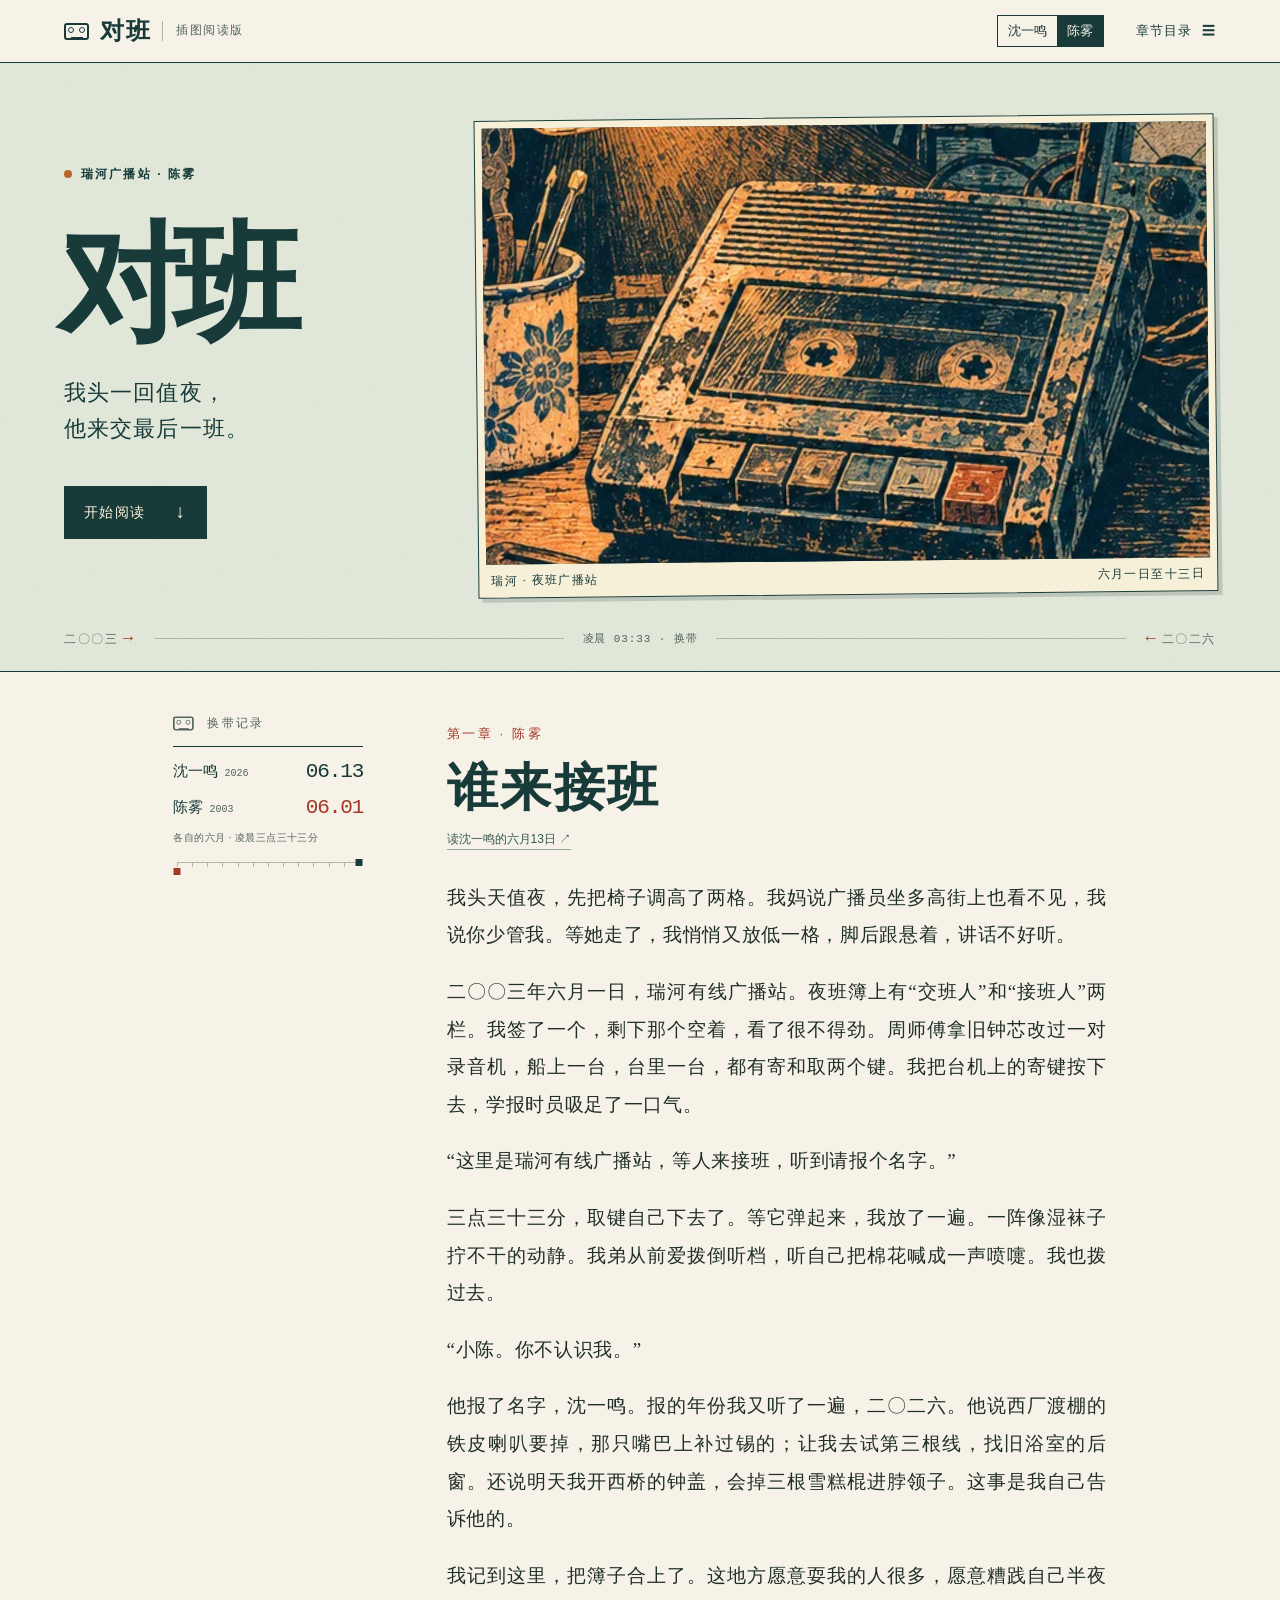
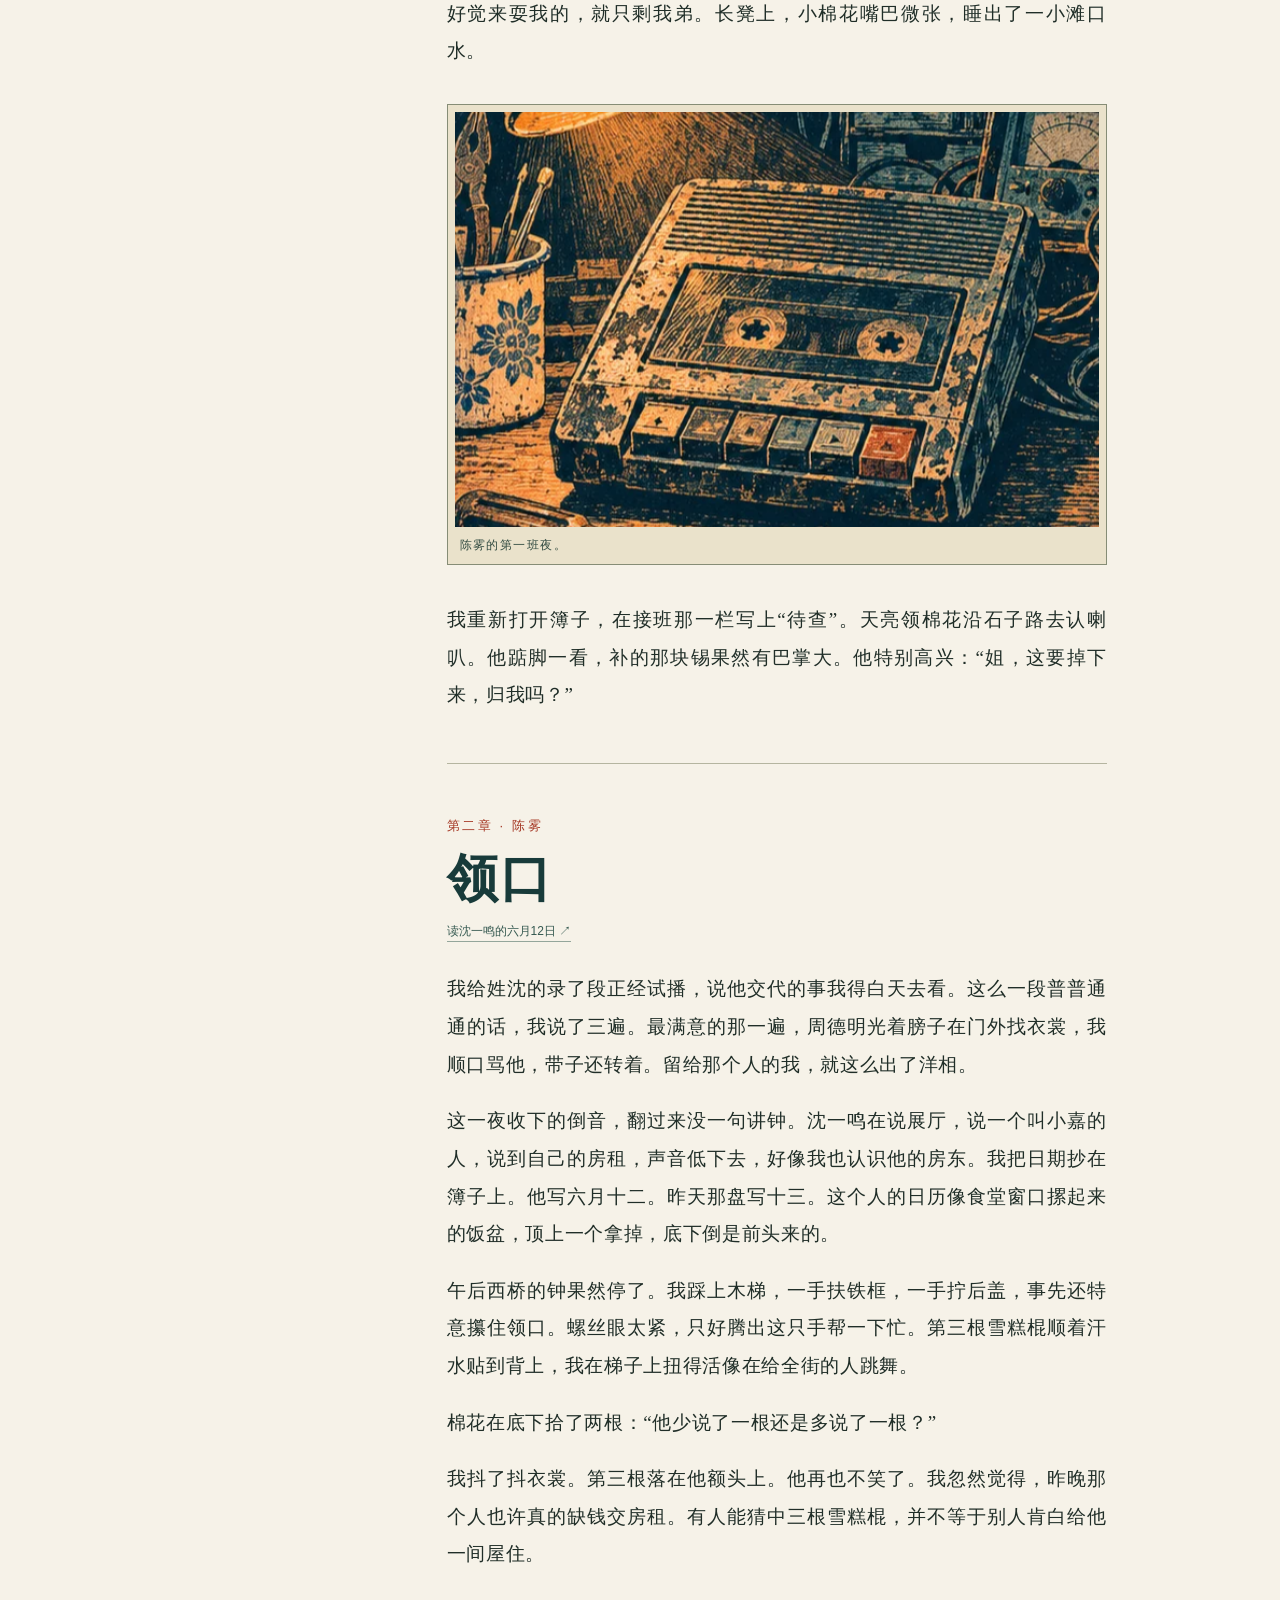
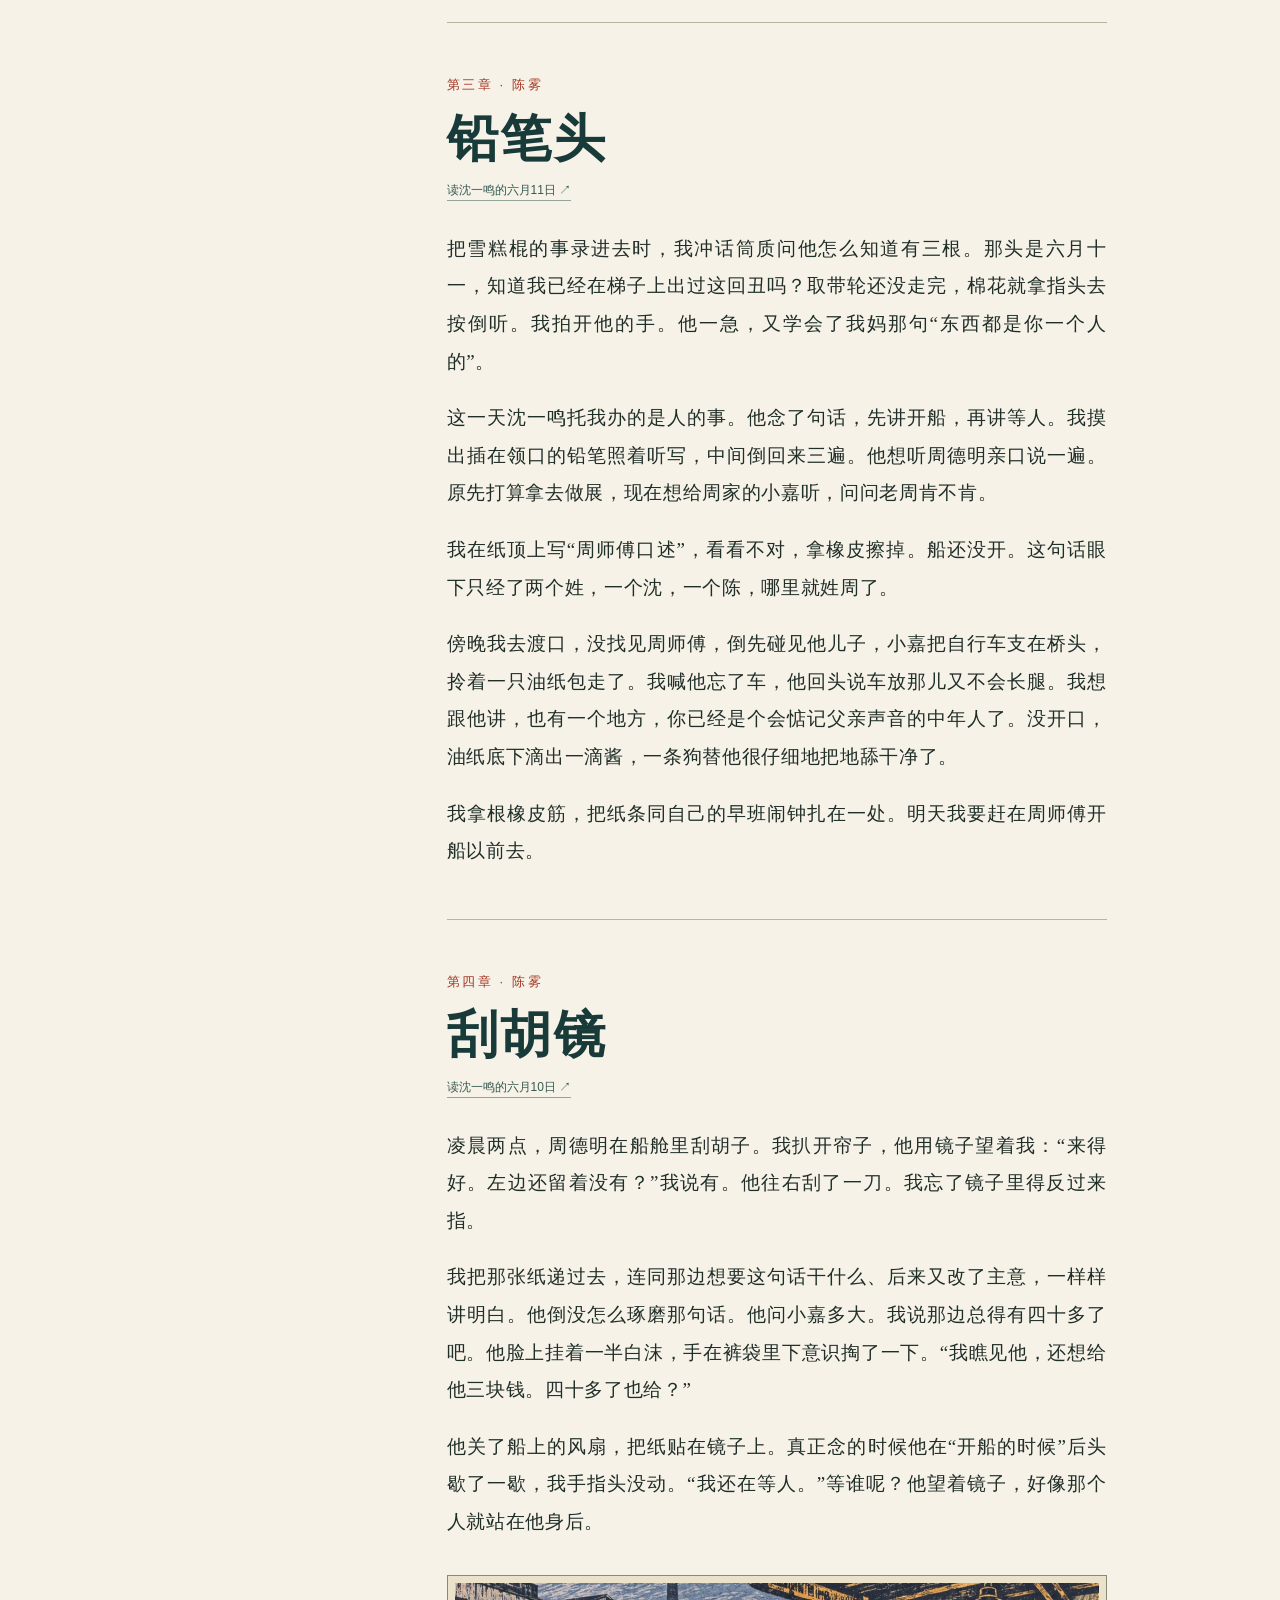
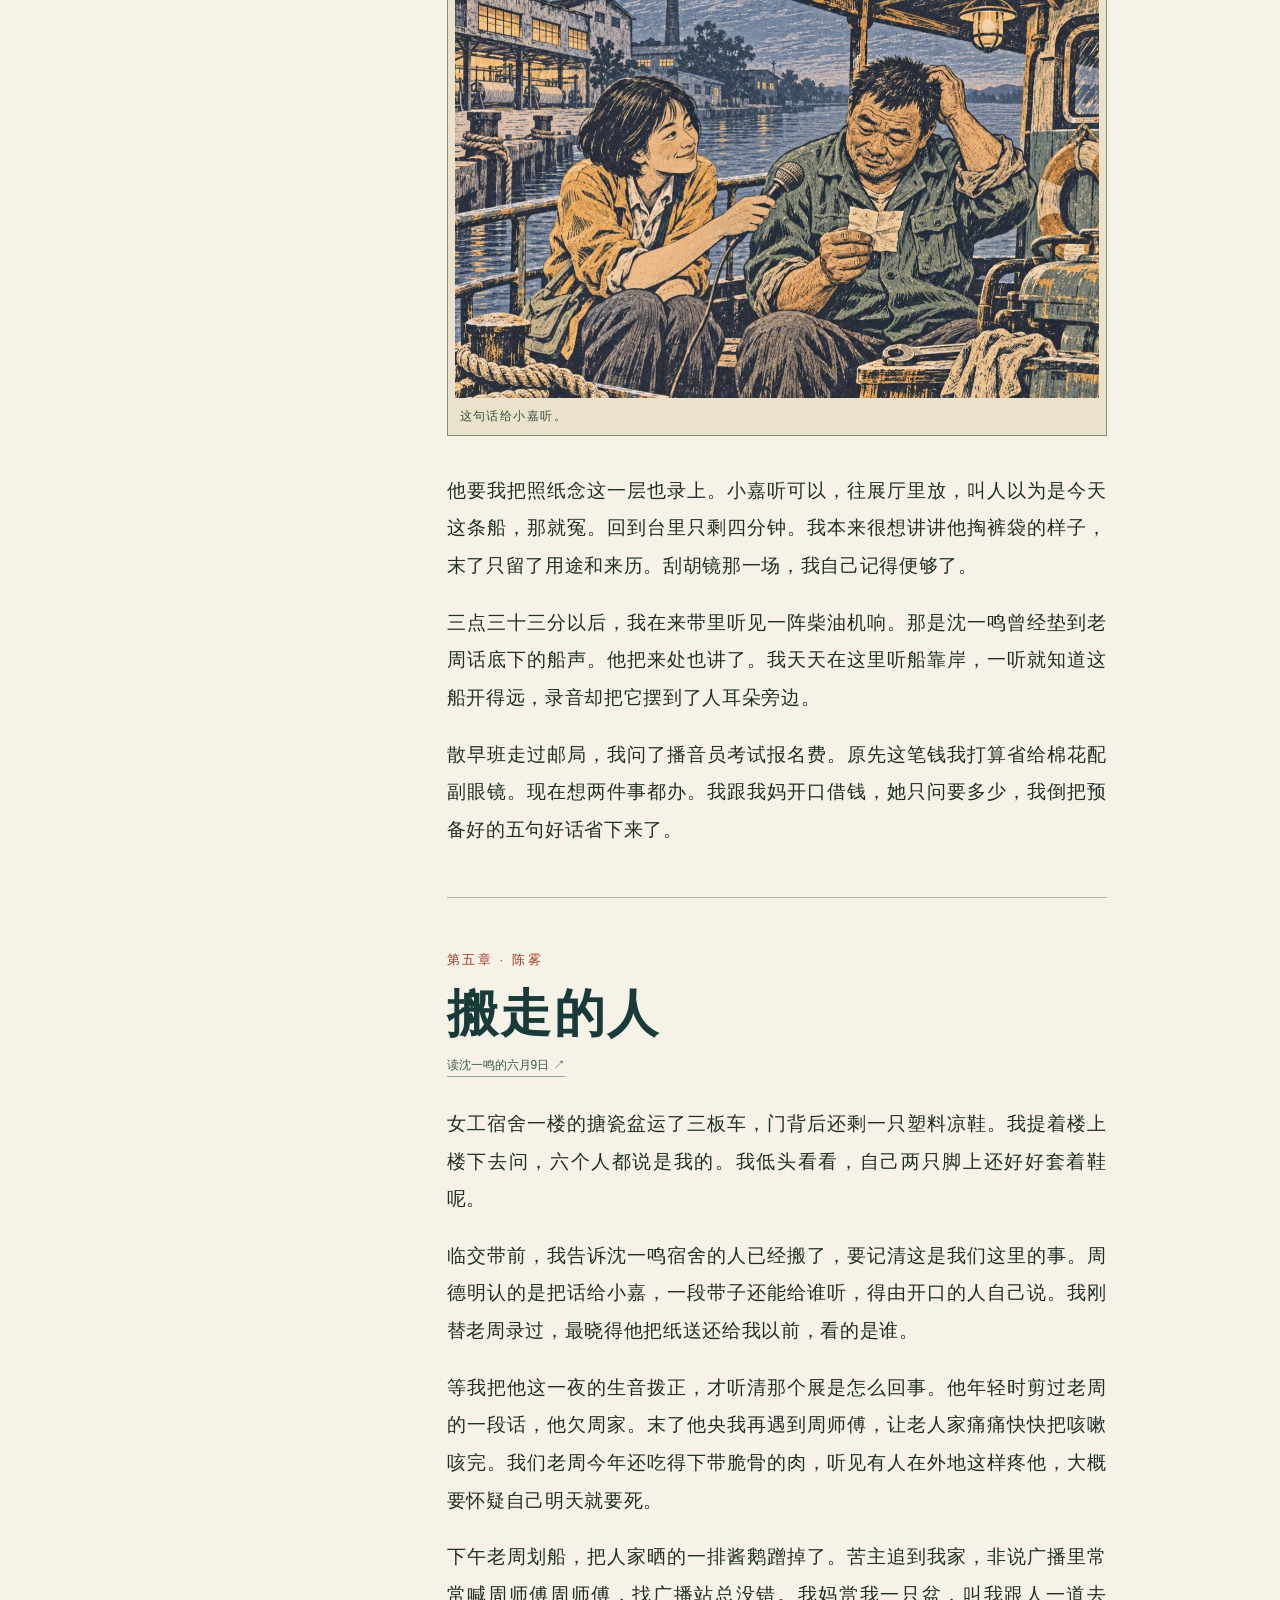
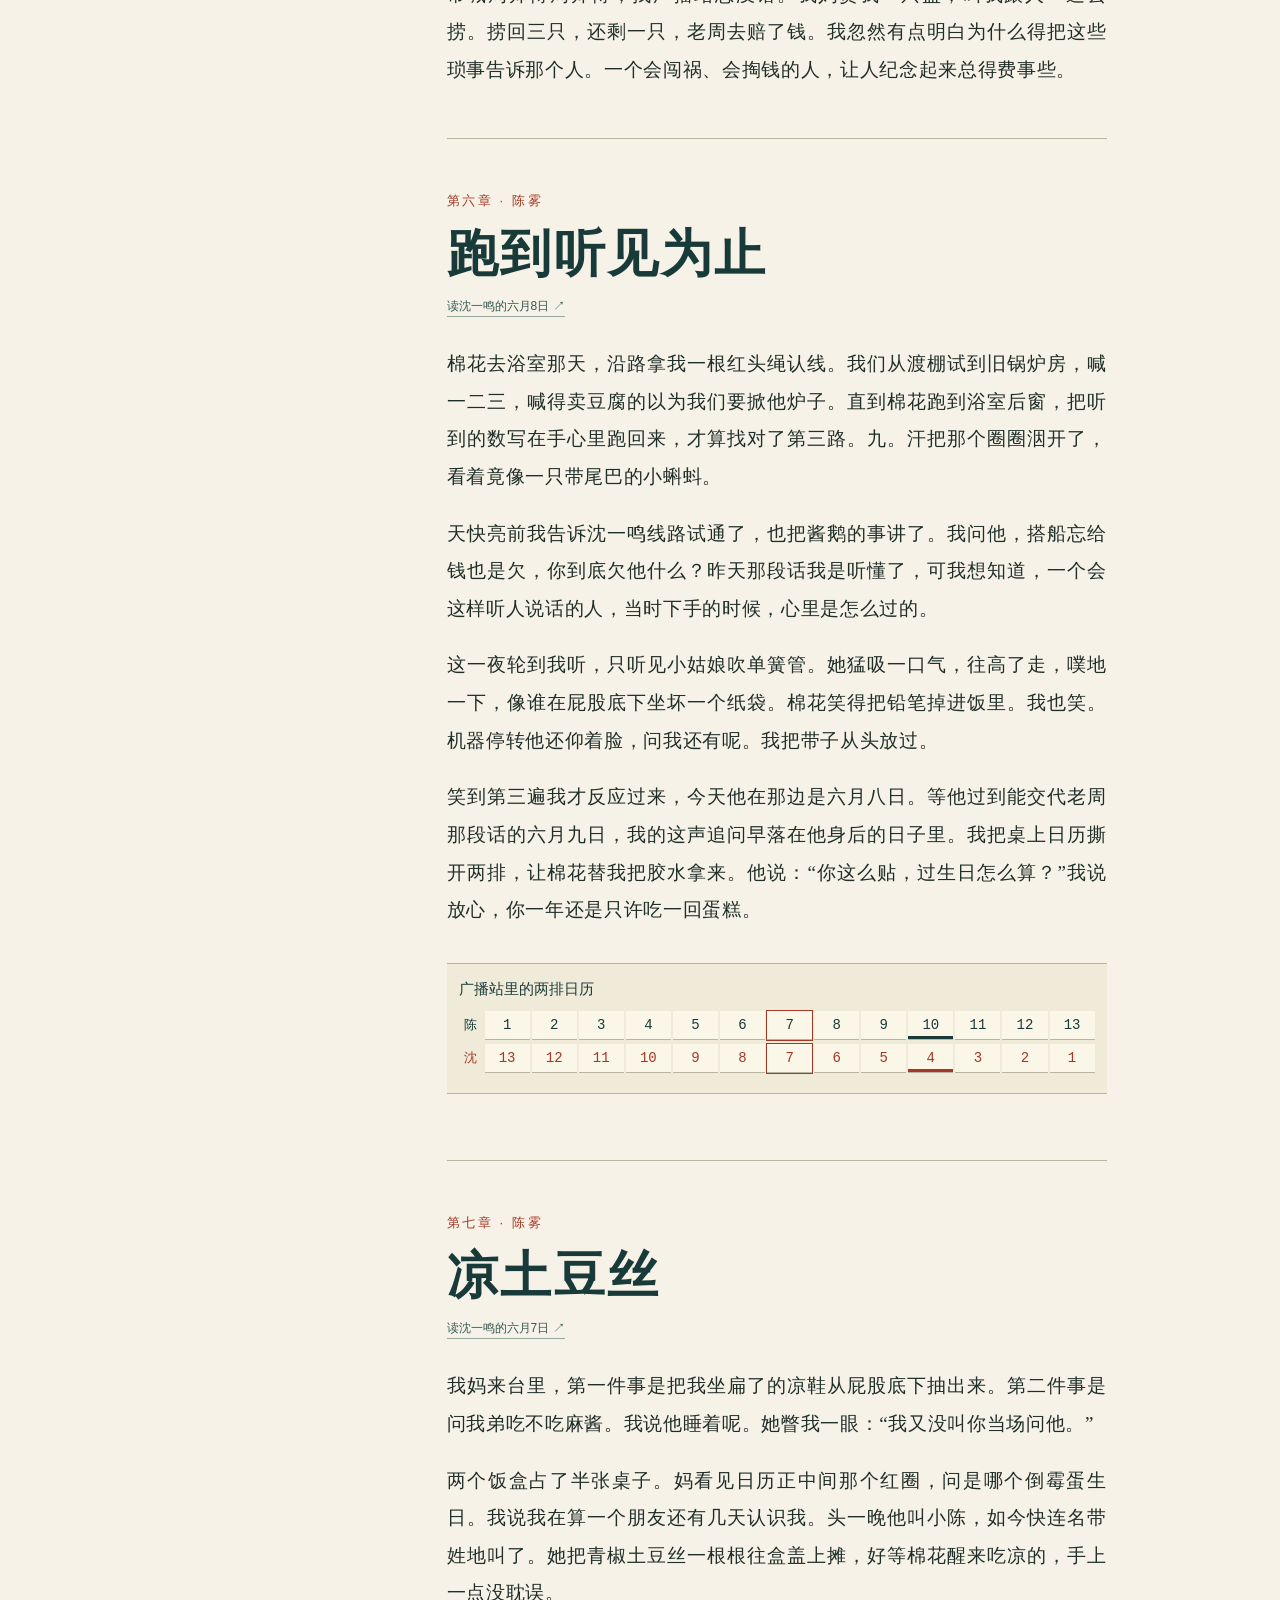
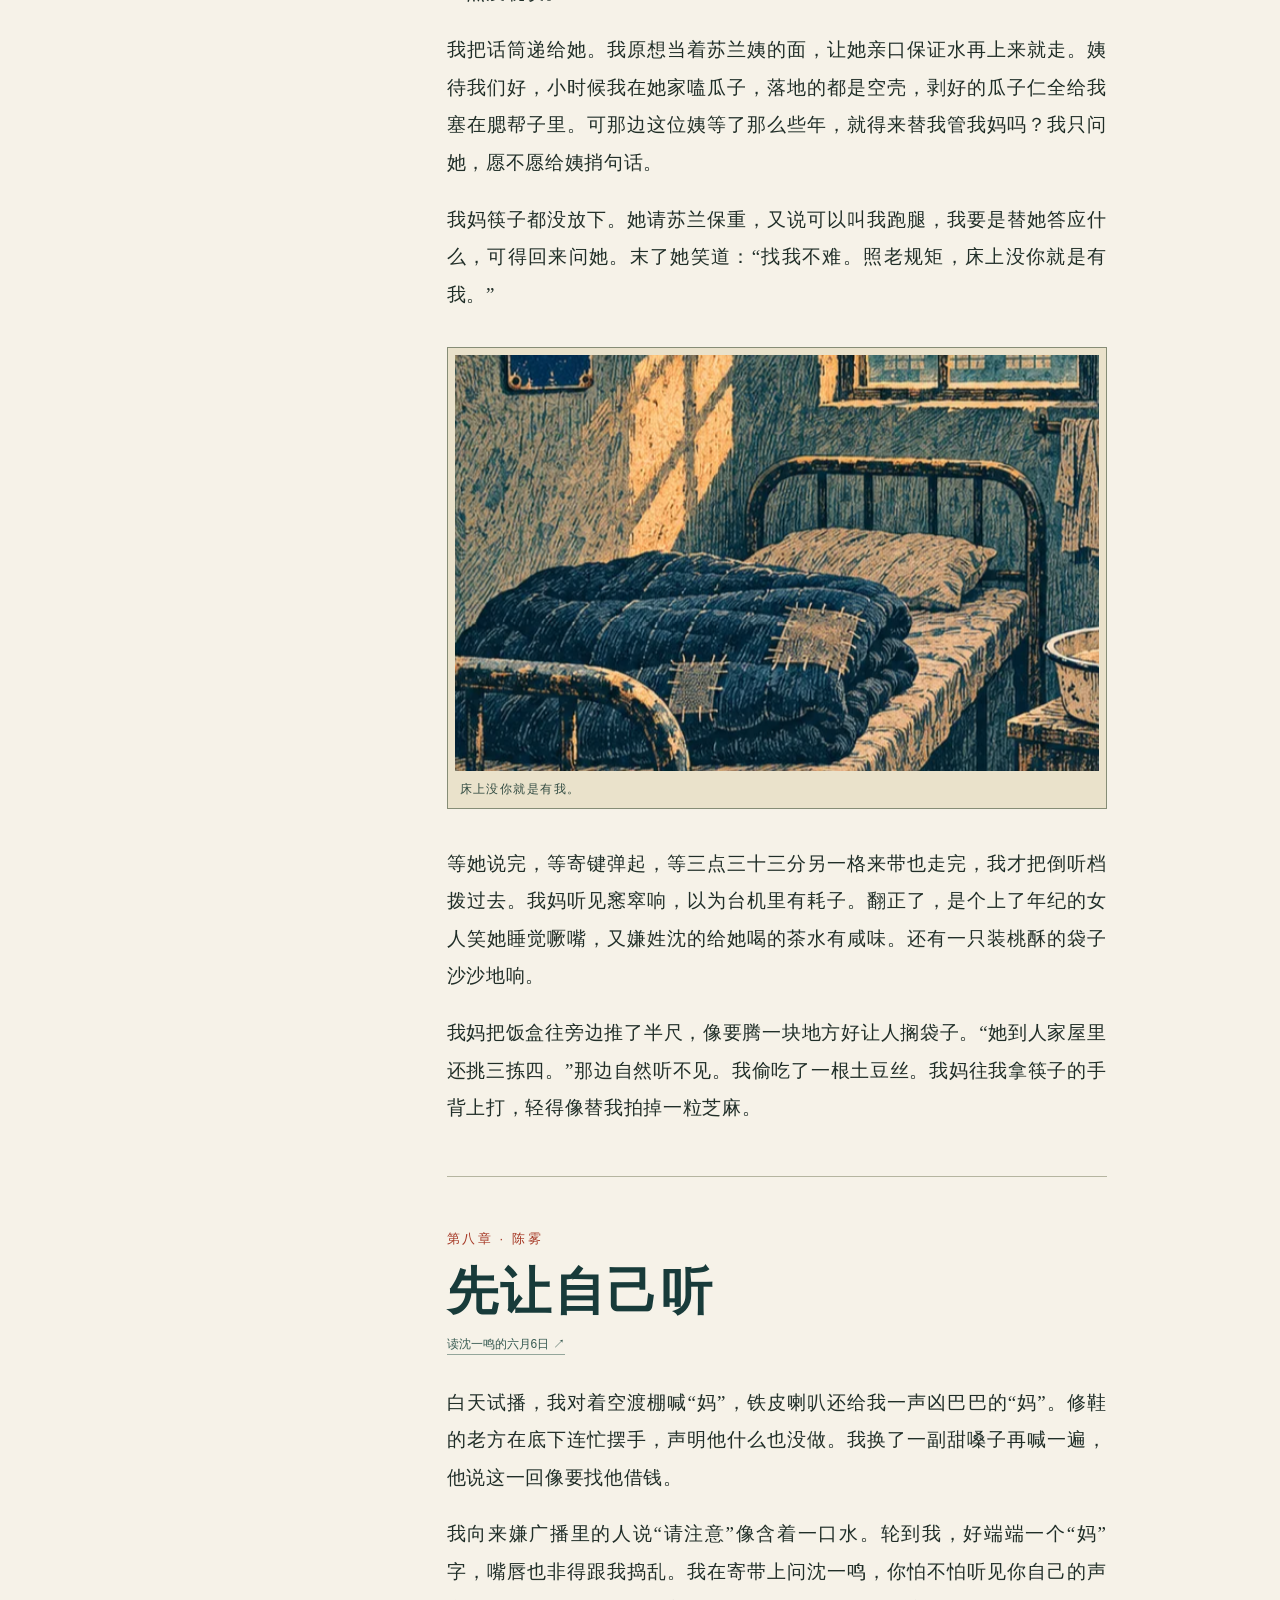
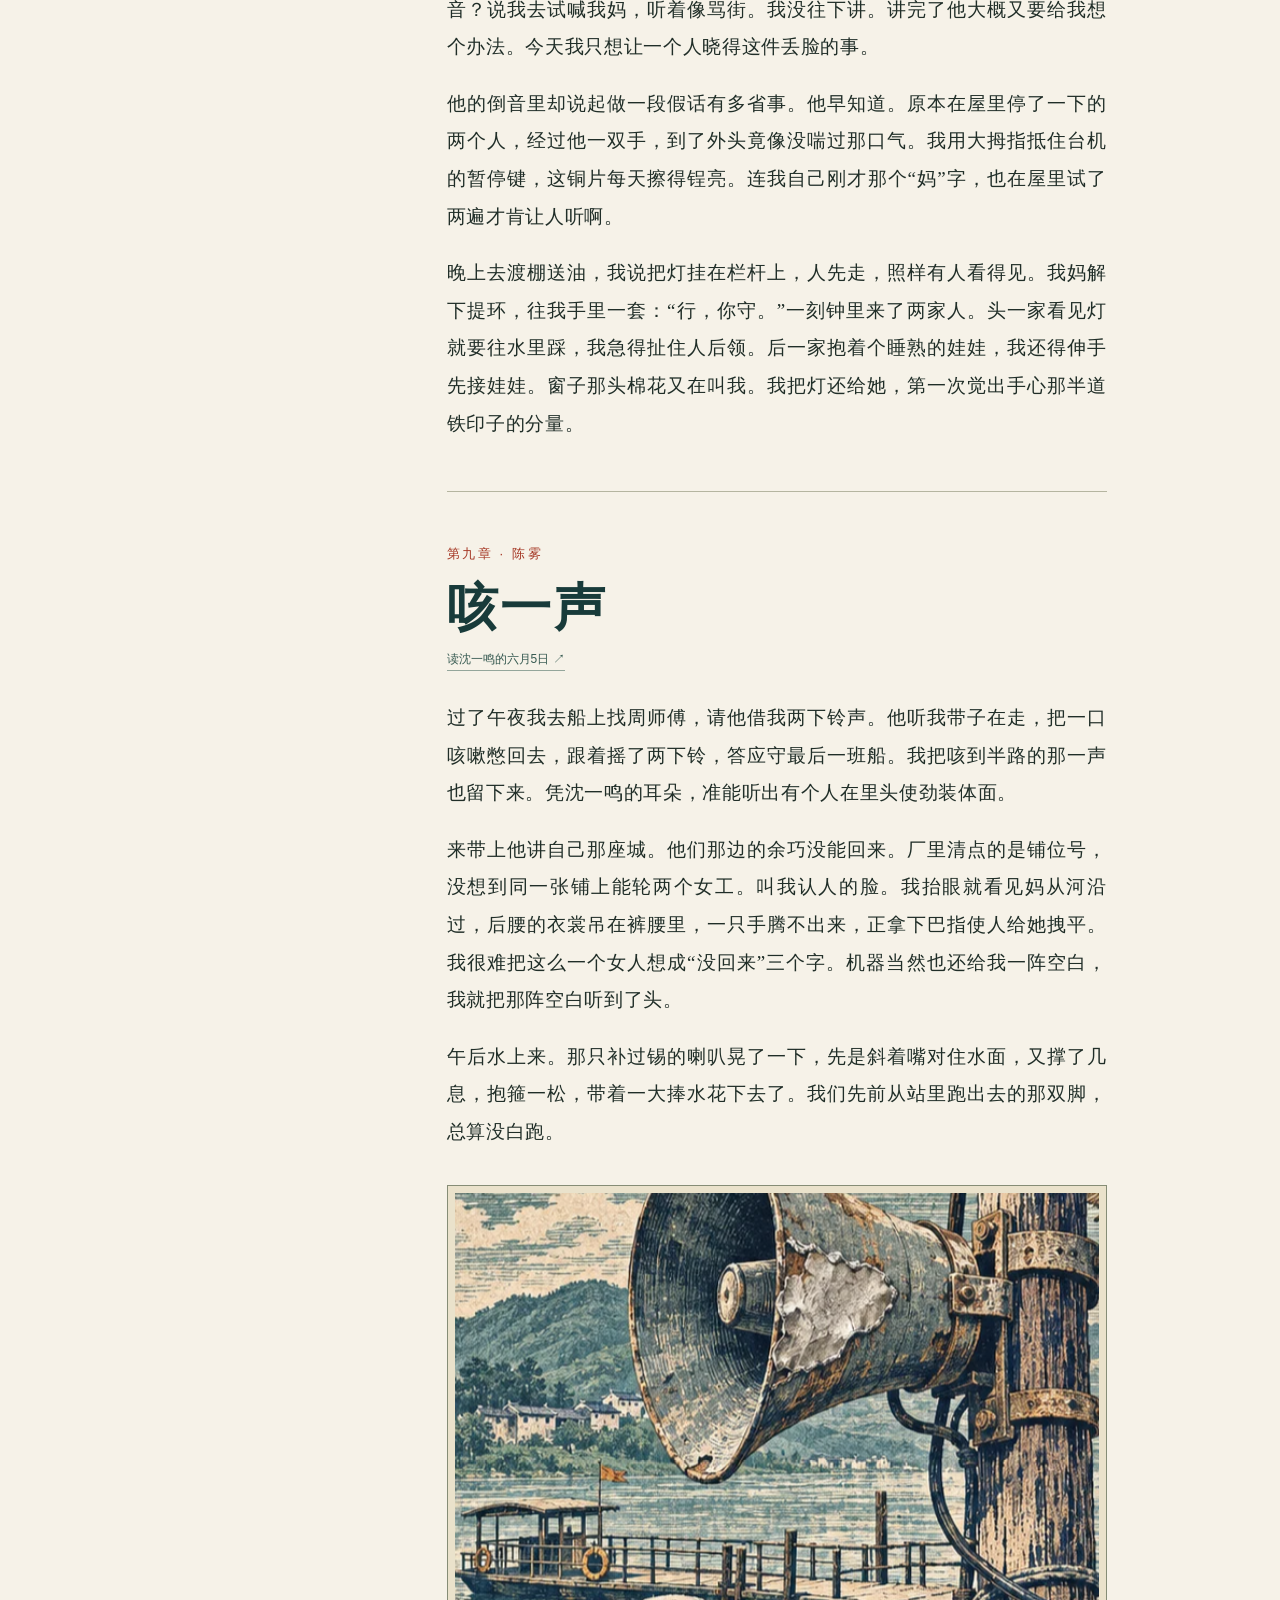
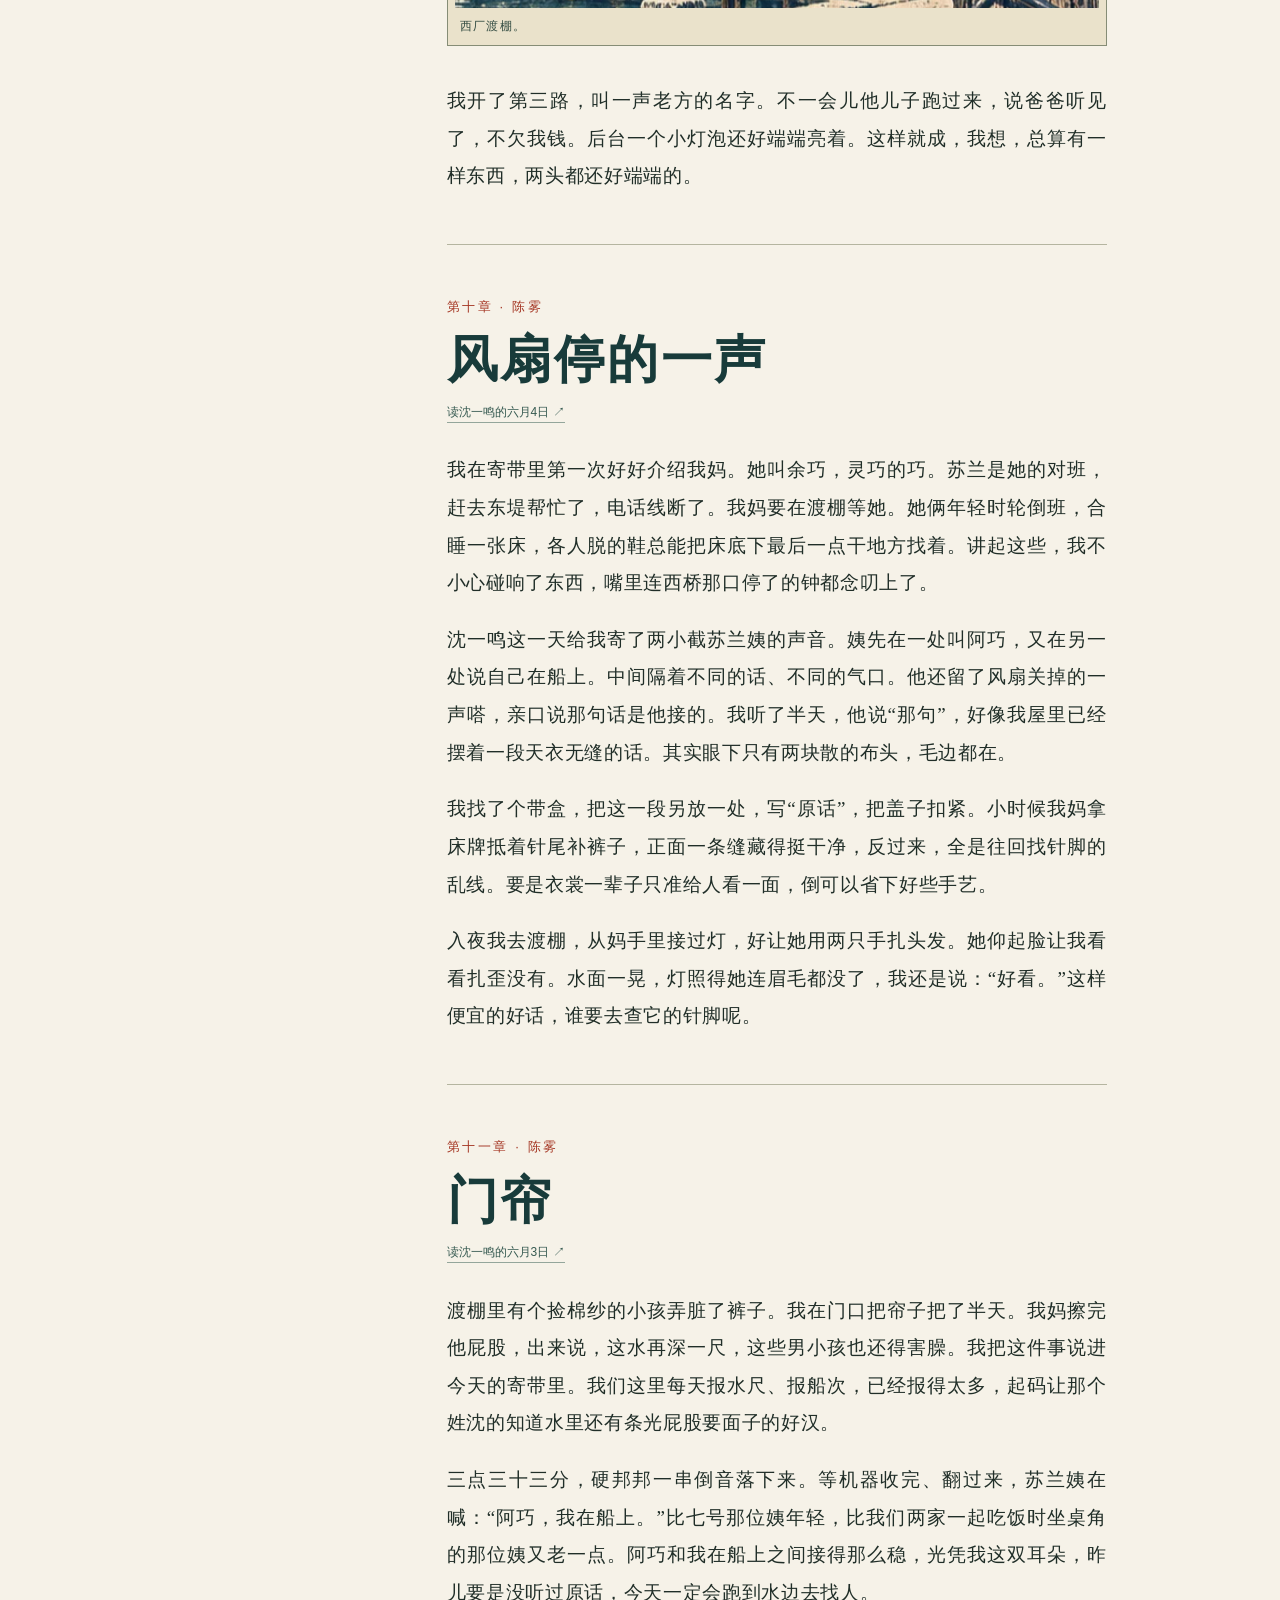
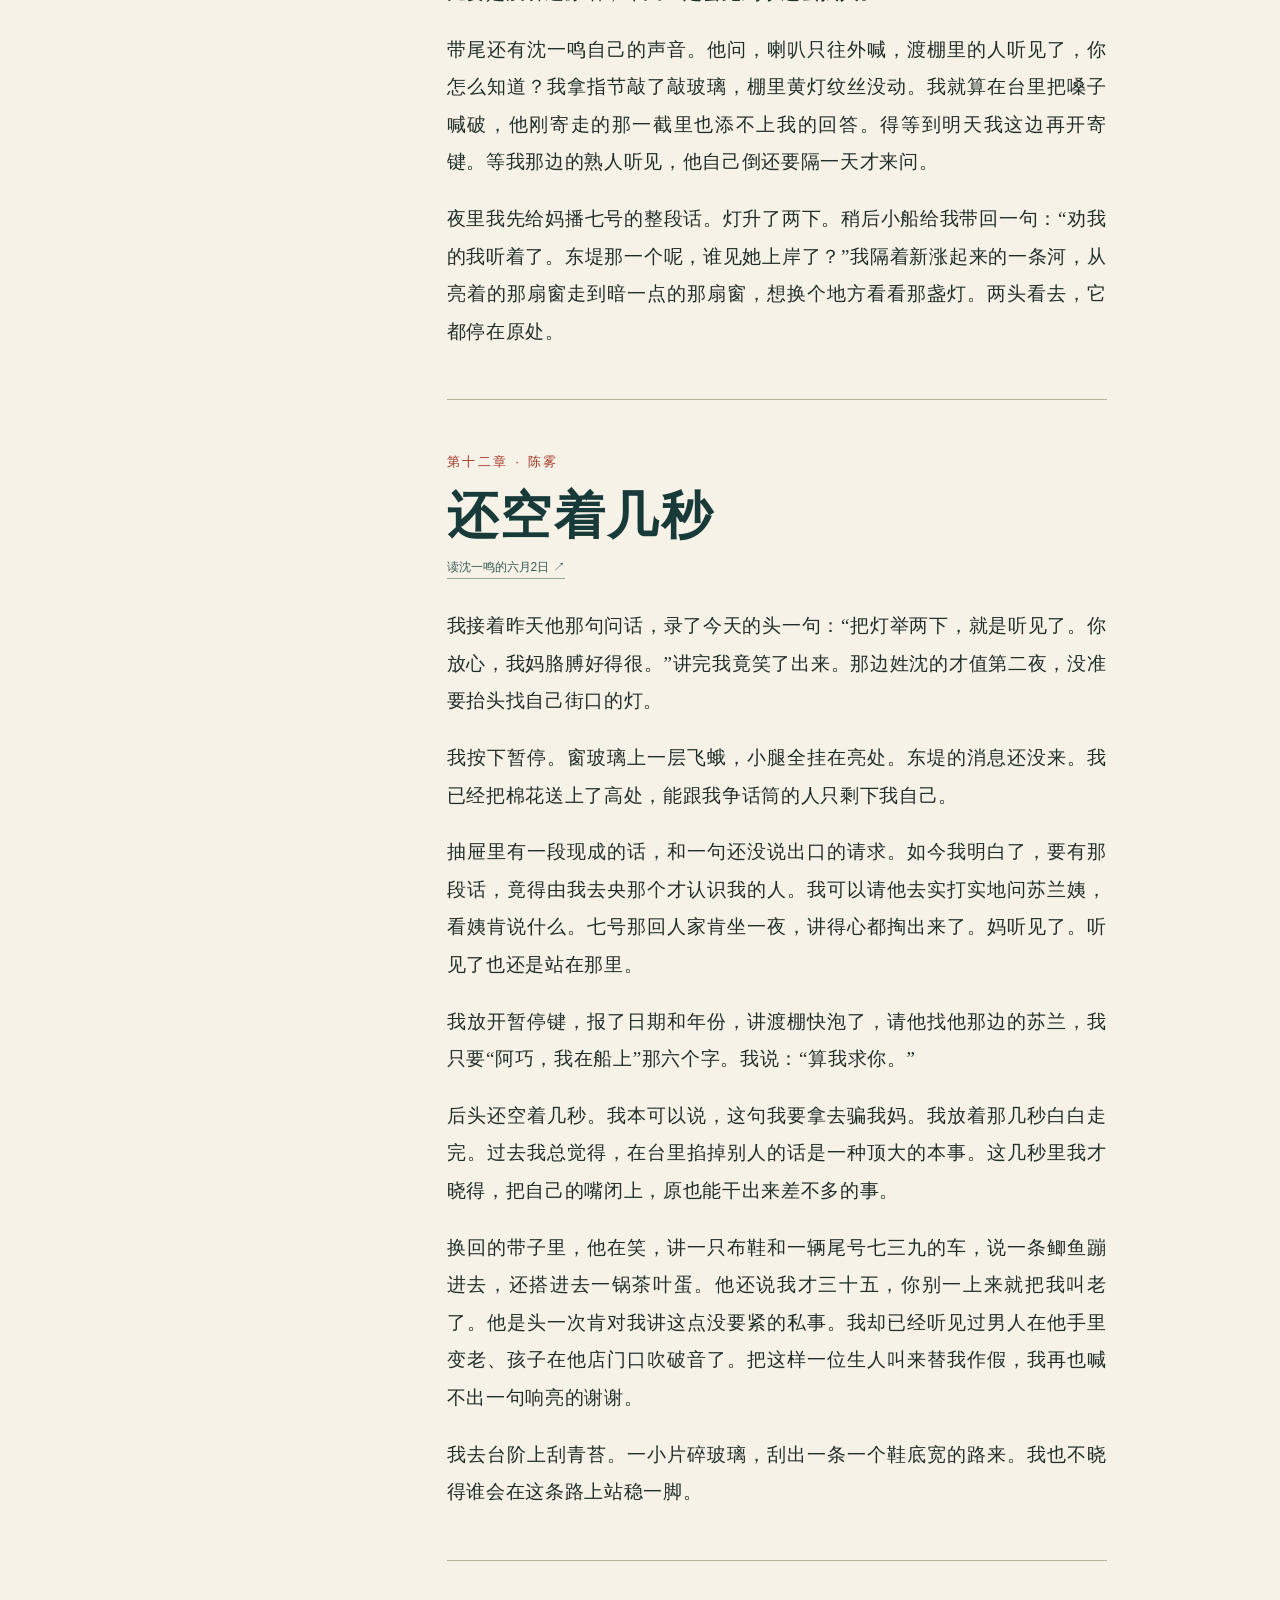
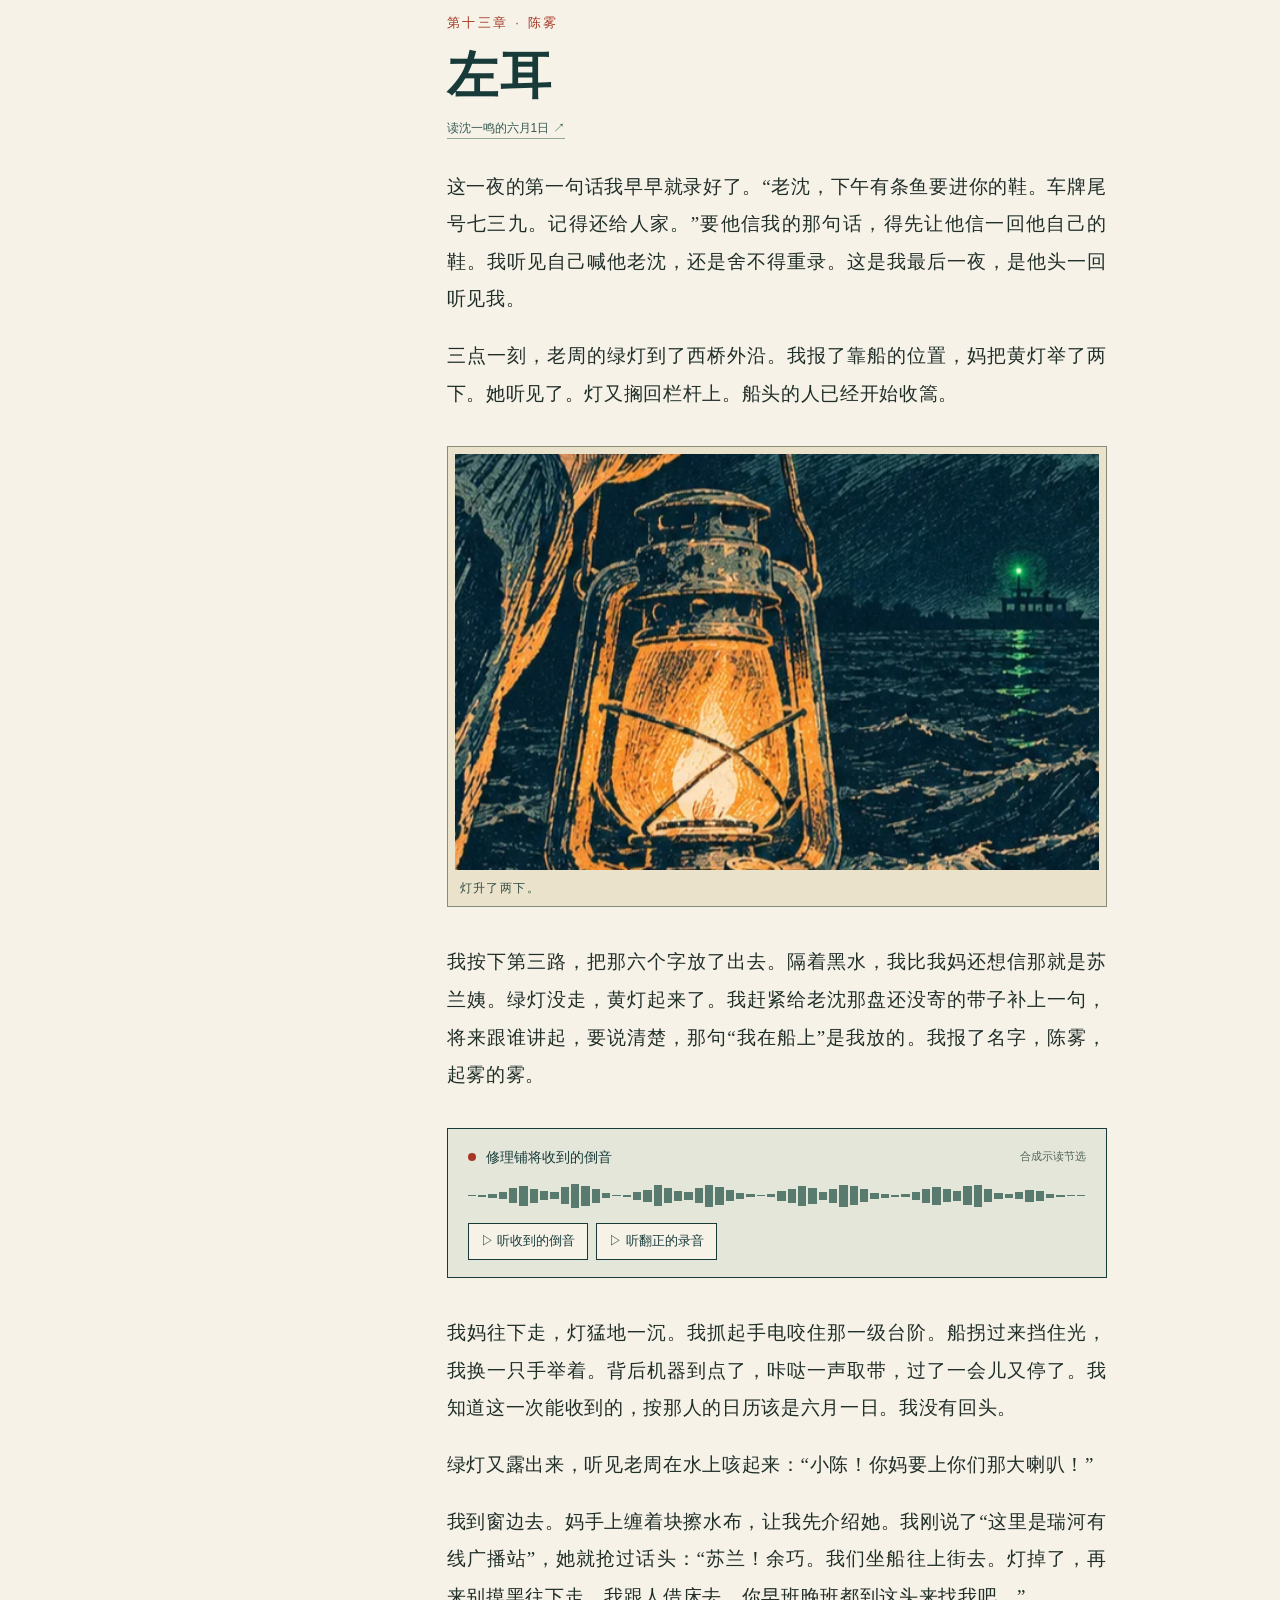
<file: chen.html>
<!doctype html>
<html lang="zh-CN"><head><meta charset="utf-8"><meta name="viewport" content="width=device-width,initial-scale=1"><meta name="theme-color" content="#f5f0e4"><title>对班 · 陈雾视角</title><meta name="description" content="陈雾在瑞河广播站值十三班夜，第一封来信已经是对方的告别。"><link rel="icon" href="assets/mark.svg"><link rel="stylesheet" href="style.css?v=2"><script defer src="reader.js?v=2"></script></head>
<body id="top" data-side="chen"><a class="skip" href="#c1">跳到正文</a>
<header class="mast"><div class="mast-inner"><a class="brand" href="#top"><i class="cassette" aria-hidden="true"></i><strong>对班</strong><span>插图阅读版</span></a><div class="mast-right"><span class="now" aria-hidden="true"></span><nav class="views" aria-label="切换叙事视角"><a class="switch-view" data-page="index.html" href="index.html" aria-label="切换到沈一鸣视角">沈一鸣</a><span aria-current="page">陈雾</span></nav><details class="toc"><summary>章节目录 <i aria-hidden="true">☰</i></summary><nav aria-label="章节目录"><a href="#c1"><span>第一章</span>谁来接班</a><a href="#c2"><span>第二章</span>领口</a><a href="#c3"><span>第三章</span>铅笔头</a><a href="#c4"><span>第四章</span>刮胡镜</a><a href="#c5"><span>第五章</span>搬走的人</a><a href="#c6"><span>第六章</span>跑到听见为止</a><a href="#c7"><span>第七章</span>凉土豆丝</a><a href="#c8"><span>第八章</span>先让自己听</a><a href="#c9"><span>第九章</span>咳一声</a><a href="#c10"><span>第十章</span>风扇停的一声</a><a href="#c11"><span>第十一章</span>门帘</a><a href="#c12"><span>第十二章</span>还空着几秒</a><a href="#c13"><span>第十三章</span>左耳</a></nav></details></div></div><div class="progress" aria-hidden="true"></div></header>
<main><div class="cover"><div class="sleeve"><div class="intro"><div class="station"><span class="dot"></span> 瑞河广播站 · 陈雾</div><h1>对班</h1><p class="premise">我头一回值夜，<br>他来交最后一班。</p><a class="start" href="#c1">开始阅读 <span aria-hidden="true">↓</span></a></div>
<figure class="cover-art"><div class="cover-window"><img src="assets/deck.webp" width="1536" height="1024" alt="木刻插图里，夜班广播站的台灯照亮了陈雾的录音机。" fetchpriority="high"></div><figcaption><span>瑞河 · 夜班广播站</span><span>六月一日至十三日</span></figcaption></figure></div>
<div class="cover-foot"><span>二〇〇三 <b>→</b></span><span class="line"></span><strong>凌晨 03:33 · 换带</strong><span class="line"></span><span><b>←</b> 二〇二六</span></div></div>
<div class="book"><aside class="rail" aria-label="本章对应的换带日期"><div class="rail-inner"><div class="rail-label"><i class="cassette" aria-hidden="true"></i> <span>换带记录</span></div><div class="railsheet"><div class="dateline"><span>沈一鸣<small>2026</small></span><b id="day-a">06.13</b></div><div class="dateline"><span>陈雾<small>2003</small></span><b id="day-b">06.01</b></div><small class="rail-note">各自的六月 · 凌晨三点三十三分</small></div><div class="axis" aria-hidden="true"><i></i><i></i></div><div class="rail-end" hidden>十三次换带已结束</div></div></aside><article aria-label="对班 · 陈雾视角全文"><section class="chapter" id="c1" data-title="谁来接班" data-pair="13" aria-labelledby="h1"><header><span class="chap-index">第一章 · 陈雾</span><h2 id="h1">谁来接班</h2><small class="mobile-date">本次换带 · 陈雾六月1日 / 沈一鸣六月13日</small><a class="cross" href="index.html#c13">读沈一鸣的六月13日 ↗</a></header><p>我头天值夜，先把椅子调高了两格。我妈说广播员坐多高街上也看不见，我说你少管我。等她走了，我悄悄又放低一格，脚后跟悬着，讲话不好听。</p>
<p>二〇〇三年六月一日，瑞河有线广播站。夜班簿上有“交班人”和“接班人”两栏。我签了一个，剩下那个空着，看了很不得劲。周师傅拿旧钟芯改过一对录音机，船上一台，台里一台，都有寄和取两个键。我把台机上的寄键按下去，学报时员吸足了一口气。</p>
<p>“这里是瑞河有线广播站，等人来接班，听到请报个名字。”</p>
<p>三点三十三分，取键自己下去了。等它弹起来，我放了一遍。一阵像湿袜子拧不干的动静。我弟从前爱拨倒听档，听自己把棉花喊成一声喷嚏。我也拨过去。</p>
<p>“小陈。你不认识我。”</p>
<p>他报了名字，沈一鸣。报的年份我又听了一遍，二〇二六。他说西厂渡棚的铁皮喇叭要掉，那只嘴巴上补过锡的；让我去试第三根线，找旧浴室的后窗。还说明天我开西桥的钟盖，会掉三根雪糕棍进脖领子。这事是我自己告诉他的。</p>
<p>我记到这里，把簿子合上了。这地方愿意耍我的人很多，愿意糟践自己半夜好觉来耍我的，就只剩我弟。长凳上，小棉花嘴巴微张，睡出了一小滩口水。</p>
<figure class="plate "><div class="picture"><img loading="lazy" decoding="async" width="620" height="620" src="assets/deck.webp" alt="旧广播站台灯底下摆着一台录音机。"></div><figcaption>陈雾的第一班夜。</figcaption></figure>
<p>我重新打开簿子，在接班那一栏写上“待查”。天亮领棉花沿石子路去认喇叭。他踮脚一看，补的那块锡果然有巴掌大。他特别高兴：“姐，这要掉下来，归我吗？”</p></section>
<section class="chapter" id="c2" data-title="领口" data-pair="12" aria-labelledby="h2"><header><span class="chap-index">第二章 · 陈雾</span><h2 id="h2">领口</h2><small class="mobile-date">本次换带 · 陈雾六月2日 / 沈一鸣六月12日</small><a class="cross" href="index.html#c12">读沈一鸣的六月12日 ↗</a></header><p>我给姓沈的录了段正经试播，说他交代的事我得白天去看。这么一段普普通通的话，我说了三遍。最满意的那一遍，周德明光着膀子在门外找衣裳，我顺口骂他，带子还转着。留给那个人的我，就这么出了洋相。</p>
<p>这一夜收下的倒音，翻过来没一句讲钟。沈一鸣在说展厅，说一个叫小嘉的人，说到自己的房租，声音低下去，好像我也认识他的房东。我把日期抄在簿子上。他写六月十二。昨天那盘写十三。这个人的日历像食堂窗口摞起来的饭盆，顶上一个拿掉，底下倒是前头来的。</p>
<p>午后西桥的钟果然停了。我踩上木梯，一手扶铁框，一手拧后盖，事先还特意攥住领口。螺丝眼太紧，只好腾出这只手帮一下忙。第三根雪糕棍顺着汗水贴到背上，我在梯子上扭得活像在给全街的人跳舞。</p>
<p>棉花在底下拾了两根：“他少说了一根还是多说了一根？”</p>
<p>我抖了抖衣裳。第三根落在他额头上。他再也不笑了。我忽然觉得，昨晚那个人也许真的缺钱交房租。有人能猜中三根雪糕棍，并不等于别人肯白给他一间屋住。</p></section>
<section class="chapter" id="c3" data-title="铅笔头" data-pair="11" aria-labelledby="h3"><header><span class="chap-index">第三章 · 陈雾</span><h2 id="h3">铅笔头</h2><small class="mobile-date">本次换带 · 陈雾六月3日 / 沈一鸣六月11日</small><a class="cross" href="index.html#c11">读沈一鸣的六月11日 ↗</a></header><p>把雪糕棍的事录进去时，我冲话筒质问他怎么知道有三根。那头是六月十一，知道我已经在梯子上出过这回丑吗？取带轮还没走完，棉花就拿指头去按倒听。我拍开他的手。他一急，又学会了我妈那句“东西都是你一个人的”。</p>
<p>这一天沈一鸣托我办的是人的事。他念了句话，先讲开船，再讲等人。我摸出插在领口的铅笔照着听写，中间倒回来三遍。他想听周德明亲口说一遍。原先打算拿去做展，现在想给周家的小嘉听，问问老周肯不肯。</p>
<p>我在纸顶上写“周师傅口述”，看看不对，拿橡皮擦掉。船还没开。这句话眼下只经了两个姓，一个沈，一个陈，哪里就姓周了。</p>
<p>傍晚我去渡口，没找见周师傅，倒先碰见他儿子，小嘉把自行车支在桥头，拎着一只油纸包走了。我喊他忘了车，他回头说车放那儿又不会长腿。我想跟他讲，也有一个地方，你已经是个会惦记父亲声音的中年人了。没开口，油纸底下滴出一滴酱，一条狗替他很仔细地把地舔干净了。</p>
<p>我拿根橡皮筋，把纸条同自己的早班闹钟扎在一处。明天我要赶在周师傅开船以前去。</p></section>
<section class="chapter" id="c4" data-title="刮胡镜" data-pair="10" aria-labelledby="h4"><header><span class="chap-index">第四章 · 陈雾</span><h2 id="h4">刮胡镜</h2><small class="mobile-date">本次换带 · 陈雾六月4日 / 沈一鸣六月10日</small><a class="cross" href="index.html#c10">读沈一鸣的六月10日 ↗</a></header><p>凌晨两点，周德明在船舱里刮胡子。我扒开帘子，他用镜子望着我：“来得好。左边还留着没有？”我说有。他往右刮了一刀。我忘了镜子里得反过来指。</p>
<p>我把那张纸递过去，连同那边想要这句话干什么、后来又改了主意，一样样讲明白。他倒没怎么琢磨那句话。他问小嘉多大。我说那边总得有四十多了吧。他脸上挂着一半白沫，手在裤袋里下意识掏了一下。“我瞧见他，还想给他三块钱。四十多了也给？”</p>
<p>他关了船上的风扇，把纸贴在镜子上。真正念的时候他在“开船的时候”后头歇了一歇，我手指头没动。“我还在等人。”等谁呢？他望着镜子，好像那个人就站在他身后。</p>
<figure class="plate wide"><div class="picture"><img loading="lazy" decoding="async" width="620" height="620" src="assets/boat.webp" alt="陈雾举着话筒，周师傅看着手里的纸。"></div><figcaption>这句话给小嘉听。</figcaption></figure>
<p>他要我把照纸念这一层也录上。小嘉听可以，往展厅里放，叫人以为是今天这条船，那就冤。回到台里只剩四分钟。我本来很想讲讲他掏裤袋的样子，末了只留了用途和来历。刮胡镜那一场，我自己记得便够了。</p>
<p>三点三十三分以后，我在来带里听见一阵柴油机响。那是沈一鸣曾经垫到老周话底下的船声。他把来处也讲了。我天天在这里听船靠岸，一听就知道这船开得远，录音却把它摆到了人耳朵旁边。</p>
<p>散早班走过邮局，我问了播音员考试报名费。原先这笔钱我打算省给棉花配副眼镜。现在想两件事都办。我跟我妈开口借钱，她只问要多少，我倒把预备好的五句好话省下来了。</p></section>
<section class="chapter" id="c5" data-title="搬走的人" data-pair="9" aria-labelledby="h5"><header><span class="chap-index">第五章 · 陈雾</span><h2 id="h5">搬走的人</h2><small class="mobile-date">本次换带 · 陈雾六月5日 / 沈一鸣六月9日</small><a class="cross" href="index.html#c9">读沈一鸣的六月9日 ↗</a></header><p>女工宿舍一楼的搪瓷盆运了三板车，门背后还剩一只塑料凉鞋。我提着楼上楼下去问，六个人都说是我的。我低头看看，自己两只脚上还好好套着鞋呢。</p>
<p>临交带前，我告诉沈一鸣宿舍的人已经搬了，要记清这是我们这里的事。周德明认的是把话给小嘉，一段带子还能给谁听，得由开口的人自己说。我刚替老周录过，最晓得他把纸送还给我以前，看的是谁。</p>
<p>等我把他这一夜的生音拨正，才听清那个展是怎么回事。他年轻时剪过老周的一段话，他欠周家。末了他央我再遇到周师傅，让老人家痛痛快快把咳嗽咳完。我们老周今年还吃得下带脆骨的肉，听见有人在外地这样疼他，大概要怀疑自己明天就要死。</p>
<p>下午老周划船，把人家晒的一排酱鹅蹭掉了。苦主追到我家，非说广播里常常喊周师傅周师傅，找广播站总没错。我妈赏我一只盆，叫我跟人一道去捞。捞回三只，还剩一只，老周去赔了钱。我忽然有点明白为什么得把这些琐事告诉那个人。一个会闯祸、会掏钱的人，让人纪念起来总得费事些。</p></section>
<section class="chapter" id="c6" data-title="跑到听见为止" data-pair="8" aria-labelledby="h6"><header><span class="chap-index">第六章 · 陈雾</span><h2 id="h6">跑到听见为止</h2><small class="mobile-date">本次换带 · 陈雾六月6日 / 沈一鸣六月8日</small><a class="cross" href="index.html#c8">读沈一鸣的六月8日 ↗</a></header><p>棉花去浴室那天，沿路拿我一根红头绳认线。我们从渡棚试到旧锅炉房，喊一二三，喊得卖豆腐的以为我们要掀他炉子。直到棉花跑到浴室后窗，把听到的数写在手心里跑回来，才算找对了第三路。九。汗把那个圈圈洇开了，看着竟像一只带尾巴的小蝌蚪。</p>
<p>天快亮前我告诉沈一鸣线路试通了，也把酱鹅的事讲了。我问他，搭船忘给钱也是欠，你到底欠他什么？昨天那段话我是听懂了，可我想知道，一个会这样听人说话的人，当时下手的时候，心里是怎么过的。</p>
<p>这一夜轮到我听，只听见小姑娘吹单簧管。她猛吸一口气，往高了走，噗地一下，像谁在屁股底下坐坏一个纸袋。棉花笑得把铅笔掉进饭里。我也笑。机器停转他还仰着脸，问我还有呢。我把带子从头放过。</p>
<p>笑到第三遍我才反应过来，今天他在那边是六月八日。等他过到能交代老周那段话的六月九日，我的这声追问早落在他身后的日子里。我把桌上日历撕开两排，让棉花替我把胶水拿来。他说：“你这么贴，过生日怎么算？”我说放心，你一年还是只许吃一回蛋糕。</p>
<figure class="slips"><figcaption>广播站里的两排日历</figcaption><div class="sliprow" aria-label="陈"><b>陈</b><span class="">1</span><span class="">2</span><span class="">3</span><span class="">4</span><span class="">5</span><span class="">6</span><span class="meet">7</span><span class="">8</span><span class="">9</span><span class="">10</span><span class="">11</span><span class="">12</span><span class="">13</span></div><div class="sliprow" aria-label="沈"><b>沈</b><span class="">13</span><span class="">12</span><span class="">11</span><span class="">10</span><span class="">9</span><span class="">8</span><span class="meet">7</span><span class="">6</span><span class="">5</span><span class="">4</span><span class="">3</span><span class="">2</span><span class="">1</span></div></figure></section>
<section class="chapter" id="c7" data-title="凉土豆丝" data-pair="7" aria-labelledby="h7"><header><span class="chap-index">第七章 · 陈雾</span><h2 id="h7">凉土豆丝</h2><small class="mobile-date">本次换带 · 陈雾六月7日 / 沈一鸣六月7日</small><a class="cross" href="index.html#c7">读沈一鸣的六月7日 ↗</a></header><p>我妈来台里，第一件事是把我坐扁了的凉鞋从屁股底下抽出来。第二件事是问我弟吃不吃麻酱。我说他睡着呢。她瞥我一眼：“我又没叫你当场问他。”</p>
<p>两个饭盒占了半张桌子。妈看见日历正中间那个红圈，问是哪个倒霉蛋生日。我说我在算一个朋友还有几天认识我。头一晚他叫小陈，如今快连名带姓地叫了。她把青椒土豆丝一根根往盒盖上摊，好等棉花醒来吃凉的，手上一点没耽误。</p>
<p>我把话筒递给她。我原想当着苏兰姨的面，让她亲口保证水再上来就走。姨待我们好，小时候我在她家嗑瓜子，落地的都是空壳，剥好的瓜子仁全给我塞在腮帮子里。可那边这位姨等了那么些年，就得来替我管我妈吗？我只问她，愿不愿给姨捎句话。</p>
<p>我妈筷子都没放下。她请苏兰保重，又说可以叫我跑腿，我要是替她答应什么，可得回来问她。末了她笑道：“找我不难。照老规矩，床上没你就是有我。”</p>
<figure class="plate "><div class="picture"><img loading="lazy" decoding="async" width="620" height="620" src="assets/bunk.webp" alt="女工宿舍的一张窄床，床上叠着被子。"></div><figcaption>床上没你就是有我。</figcaption></figure>
<p>等她说完，等寄键弹起，等三点三十三分另一格来带也走完，我才把倒听档拨过去。我妈听见窸窣响，以为台机里有耗子。翻正了，是个上了年纪的女人笑她睡觉噘嘴，又嫌姓沈的给她喝的茶水有咸味。还有一只装桃酥的袋子沙沙地响。</p>
<p>我妈把饭盒往旁边推了半尺，像要腾一块地方好让人搁袋子。“她到人家屋里还挑三拣四。”那边自然听不见。我偷吃了一根土豆丝。我妈往我拿筷子的手背上打，轻得像替我拍掉一粒芝麻。</p></section>
<section class="chapter" id="c8" data-title="先让自己听" data-pair="6" aria-labelledby="h8"><header><span class="chap-index">第八章 · 陈雾</span><h2 id="h8">先让自己听</h2><small class="mobile-date">本次换带 · 陈雾六月8日 / 沈一鸣六月6日</small><a class="cross" href="index.html#c6">读沈一鸣的六月6日 ↗</a></header><p>白天试播，我对着空渡棚喊“妈”，铁皮喇叭还给我一声凶巴巴的“妈”。修鞋的老方在底下连忙摆手，声明他什么也没做。我换了一副甜嗓子再喊一遍，他说这一回像要找他借钱。</p>
<p>我向来嫌广播里的人说“请注意”像含着一口水。轮到我，好端端一个“妈”字，嘴唇也非得跟我捣乱。我在寄带上问沈一鸣，你怕不怕听见你自己的声音？说我去试喊我妈，听着像骂街。我没往下讲。讲完了他大概又要给我想个办法。今天我只想让一个人晓得这件丢脸的事。</p>
<p>他的倒音里却说起做一段假话有多省事。他早知道。原本在屋里停了一下的两个人，经过他一双手，到了外头竟像没喘过那口气。我用大拇指抵住台机的暂停键，这铜片每天擦得锃亮。连我自己刚才那个“妈”字，也在屋里试了两遍才肯让人听啊。</p>
<p>晚上去渡棚送油，我说把灯挂在栏杆上，人先走，照样有人看得见。我妈解下提环，往我手里一套：“行，你守。”一刻钟里来了两家人。头一家看见灯就要往水里踩，我急得扯住人后领。后一家抱着个睡熟的娃娃，我还得伸手先接娃娃。窗子那头棉花又在叫我。我把灯还给她，第一次觉出手心那半道铁印子的分量。</p></section>
<section class="chapter" id="c9" data-title="咳一声" data-pair="5" aria-labelledby="h9"><header><span class="chap-index">第九章 · 陈雾</span><h2 id="h9">咳一声</h2><small class="mobile-date">本次换带 · 陈雾六月9日 / 沈一鸣六月5日</small><a class="cross" href="index.html#c5">读沈一鸣的六月5日 ↗</a></header><p>过了午夜我去船上找周师傅，请他借我两下铃声。他听我带子在走，把一口咳嗽憋回去，跟着摇了两下铃，答应守最后一班船。我把咳到半路的那一声也留下来。凭沈一鸣的耳朵，准能听出有个人在里头使劲装体面。</p>
<p>来带上他讲自己那座城。他们那边的余巧没能回来。厂里清点的是铺位号，没想到同一张铺上能轮两个女工。叫我认人的脸。我抬眼就看见妈从河沿过，后腰的衣裳吊在裤腰里，一只手腾不出来，正拿下巴指使人给她拽平。我很难把这么一个女人想成“没回来”三个字。机器当然也还给我一阵空白，我就把那阵空白听到了头。</p>
<p>午后水上来。那只补过锡的喇叭晃了一下，先是斜着嘴对住水面，又撑了几息，抱箍一松，带着一大捧水花下去了。我们先前从站里跑出去的那双脚，总算没白跑。</p>
<figure class="plate "><div class="picture"><img loading="lazy" decoding="async" width="620" height="620" src="assets/horn.webp" alt="一只嘴上补过锡的广播喇叭。"></div><figcaption>西厂渡棚。</figcaption></figure>
<p>我开了第三路，叫一声老方的名字。不一会儿他儿子跑过来，说爸爸听见了，不欠我钱。后台一个小灯泡还好端端亮着。这样就成，我想，总算有一样东西，两头都还好端端的。</p></section>
<section class="chapter" id="c10" data-title="风扇停的一声" data-pair="4" aria-labelledby="h10"><header><span class="chap-index">第十章 · 陈雾</span><h2 id="h10">风扇停的一声</h2><small class="mobile-date">本次换带 · 陈雾六月10日 / 沈一鸣六月4日</small><a class="cross" href="index.html#c4">读沈一鸣的六月4日 ↗</a></header><p>我在寄带里第一次好好介绍我妈。她叫余巧，灵巧的巧。苏兰是她的对班，赶去东堤帮忙了，电话线断了。我妈要在渡棚等她。她俩年轻时轮倒班，合睡一张床，各人脱的鞋总能把床底下最后一点干地方找着。讲起这些，我不小心碰响了东西，嘴里连西桥那口停了的钟都念叨上了。</p>
<p>沈一鸣这一天给我寄了两小截苏兰姨的声音。姨先在一处叫阿巧，又在另一处说自己在船上。中间隔着不同的话、不同的气口。他还留了风扇关掉的一声嗒，亲口说那句话是他接的。我听了半天，他说“那句”，好像我屋里已经摆着一段天衣无缝的话。其实眼下只有两块散的布头，毛边都在。</p>
<p>我找了个带盒，把这一段另放一处，写“原话”，把盖子扣紧。小时候我妈拿床牌抵着针尾补裤子，正面一条缝藏得挺干净，反过来，全是往回找针脚的乱线。要是衣裳一辈子只准给人看一面，倒可以省下好些手艺。</p>
<p>入夜我去渡棚，从妈手里接过灯，好让她用两只手扎头发。她仰起脸让我看看扎歪没有。水面一晃，灯照得她连眉毛都没了，我还是说：“好看。”这样便宜的好话，谁要去查它的针脚呢。</p></section>
<section class="chapter" id="c11" data-title="门帘" data-pair="3" aria-labelledby="h11"><header><span class="chap-index">第十一章 · 陈雾</span><h2 id="h11">门帘</h2><small class="mobile-date">本次换带 · 陈雾六月11日 / 沈一鸣六月3日</small><a class="cross" href="index.html#c3">读沈一鸣的六月3日 ↗</a></header><p>渡棚里有个捡棉纱的小孩弄脏了裤子。我在门口把帘子把了半天。我妈擦完他屁股，出来说，这水再深一尺，这些男小孩也还得害臊。我把这件事说进今天的寄带里。我们这里每天报水尺、报船次，已经报得太多，起码让那个姓沈的知道水里还有条光屁股要面子的好汉。</p>
<p>三点三十三分，硬邦邦一串倒音落下来。等机器收完、翻过来，苏兰姨在喊：“阿巧，我在船上。”比七号那位姨年轻，比我们两家一起吃饭时坐桌角的那位姨又老一点。阿巧和我在船上之间接得那么稳，光凭我这双耳朵，昨儿要是没听过原话，今天一定会跑到水边去找人。</p>
<p>带尾还有沈一鸣自己的声音。他问，喇叭只往外喊，渡棚里的人听见了，你怎么知道？我拿指节敲了敲玻璃，棚里黄灯纹丝没动。我就算在台里把嗓子喊破，他刚寄走的那一截里也添不上我的回答。得等到明天我这边再开寄键。等我那边的熟人听见，他自己倒还要隔一天才来问。</p>
<p>夜里我先给妈播七号的整段话。灯升了两下。稍后小船给我带回一句：“劝我的我听着了。东堤那一个呢，谁见她上岸了？”我隔着新涨起来的一条河，从亮着的那扇窗走到暗一点的那扇窗，想换个地方看看那盏灯。两头看去，它都停在原处。</p></section>
<section class="chapter" id="c12" data-title="还空着几秒" data-pair="2" aria-labelledby="h12"><header><span class="chap-index">第十二章 · 陈雾</span><h2 id="h12">还空着几秒</h2><small class="mobile-date">本次换带 · 陈雾六月12日 / 沈一鸣六月2日</small><a class="cross" href="index.html#c2">读沈一鸣的六月2日 ↗</a></header><p>我接着昨天他那句问话，录了今天的头一句：“把灯举两下，就是听见了。你放心，我妈胳膊好得很。”讲完我竟笑了出来。那边姓沈的才值第二夜，没准要抬头找自己街口的灯。</p>
<p>我按下暂停。窗玻璃上一层飞蛾，小腿全挂在亮处。东堤的消息还没来。我已经把棉花送上了高处，能跟我争话筒的人只剩下我自己。</p>
<p>抽屉里有一段现成的话，和一句还没说出口的请求。如今我明白了，要有那段话，竟得由我去央那个才认识我的人。我可以请他去实打实地问苏兰姨，看姨肯说什么。七号那回人家肯坐一夜，讲得心都掏出来了。妈听见了。听见了也还是站在那里。</p>
<p>我放开暂停键，报了日期和年份，讲渡棚快泡了，请他找他那边的苏兰，我只要“阿巧，我在船上”那六个字。我说：“算我求你。”</p>
<p>后头还空着几秒。我本可以说，这句我要拿去骗我妈。我放着那几秒白白走完。过去我总觉得，在台里掐掉别人的话是一种顶大的本事。这几秒里我才晓得，把自己的嘴闭上，原也能干出来差不多的事。</p>
<p>换回的带子里，他在笑，讲一只布鞋和一辆尾号七三九的车，说一条鲫鱼蹦进去，还搭进去一锅茶叶蛋。他还说我才三十五，你别一上来就把我叫老了。他是头一次肯对我讲这点没要紧的私事。我却已经听见过男人在他手里变老、孩子在他店门口吹破音了。把这样一位生人叫来替我作假，我再也喊不出一句响亮的谢谢。</p>
<p>我去台阶上刮青苔。一小片碎玻璃，刮出一条一个鞋底宽的路来。我也不晓得谁会在这条路上站稳一脚。</p></section>
<section class="chapter" id="c13" data-title="左耳" data-pair="1" aria-labelledby="h13"><header><span class="chap-index">第十三章 · 陈雾</span><h2 id="h13">左耳</h2><small class="mobile-date">本次换带 · 陈雾六月13日 / 沈一鸣六月1日</small><a class="cross" href="index.html#c1">读沈一鸣的六月1日 ↗</a></header><p>这一夜的第一句话我早早就录好了。“老沈，下午有条鱼要进你的鞋。车牌尾号七三九。记得还给人家。”要他信我的那句话，得先让他信一回他自己的鞋。我听见自己喊他老沈，还是舍不得重录。这是我最后一夜，是他头一回听见我。</p>
<p>三点一刻，老周的绿灯到了西桥外沿。我报了靠船的位置，妈把黄灯举了两下。她听见了。灯又搁回栏杆上。船头的人已经开始收篙。</p>
<figure class="plate lift"><div class="picture"><img loading="lazy" decoding="async" width="620" height="620" src="assets/lantern.webp" alt="水上隔着一盏黄灯和一点绿灯。"></div><figcaption>灯升了两下。</figcaption></figure>
<p>我按下第三路，把那六个字放了出去。隔着黑水，我比我妈还想信那就是苏兰姨。绿灯没走，黄灯起来了。我赶紧给老沈那盘还没寄的带子补上一句，将来跟谁讲起，要说清楚，那句“我在船上”是我放的。我报了名字，陈雾，起雾的雾。</p>
<aside class="player" aria-label="录音试听"><div class="player-top"><span class="dot"></span> 修理铺将收到的倒音 <small>合成示读节选</small></div><div class="wave" aria-hidden="true"></div><div class="playbuttons"><button data-sound="reverse">▷ 听收到的倒音</button><button data-sound="forward">▷ 翻正这段录音</button></div><span class="sound-state sr" role="status"></span><audio preload="none"></audio></aside>
<p>我妈往下走，灯猛地一沉。我抓起手电咬住那一级台阶。船拐过来挡住光，我换一只手举着。背后机器到点了，咔哒一声取带，过了一会儿又停了。我知道这一次能收到的，按那人的日历该是六月一日。我没有回头。</p>
<p>绿灯又露出来，听见老周在水上咳起来：“小陈！你妈要上你们那大喇叭！”</p>
<p>我到窗边去。妈手上缠着块擦水布，让我先介绍她。我刚说了“这里是瑞河有线广播站”，她就抢过话头：“苏兰！余巧。我们坐船往上街去。灯掉了，再来别摸黑往下走。我跟人借床去。你早班晚班都到这头来找我吧。”</p>
<p>她嫌叫得怪，再来一遍。第二遍让人举个好看见的东西。两只红色热水瓶胆壳从路灯杆后举出来，周师傅腾了两个空位。我把带子往包里一塞，爬下窗台。船小，背后就是妈还滴水的头发。</p>
<p>我问她怎么听出那句话是假的。她说她当时是真信了，一脚出去，底下没有台阶。后来她想，自己就不能坐在船上叫苏兰吗？她摊开手，一个圆滚滚的灯芯旋钮落在我腿上。我把耳机摘了，告诉她，是我让老沈剪的，苏兰姨没这样喊过她。妈挪了挪那只受伤的手：“找点干的东西给我垫着，疼。”</p>
<p>我抽出报名表的塑料套，把干纸搁到她手底下。旋钮放进裤兜，顺着泡开的补丁掉出来，我又接了一把。这地方前年给鹅啄过。不晓得这回谁肯替我补。</p>
<p id="beyond">六月十四日中午，我在小学操场上看见苏兰姨。她原来这么年轻，眼角只有一条细纹。她一张铺一张铺找，终于挤进我妈睡的那张。妈先给了背后的人一拐子，转过脸，眼睛睁得老大。“你往里点。瞧，这不挤下了么。”我趁着她俩都没看见，偷偷把掉在床沿下的一只鞋踢正了。</p>
<p>下午县广播站的师傅来装临时喇叭，我才借到机器，把昨夜收下的倒音翻正。师傅转过监听音箱。里面咝啦一声，一把刚拿到机器、什么也不晓得的嗓子随口问：“左耳，听得见吗？”</p>
<p>“听得见。”我说。师傅伸手替我拧小了音量。我把凳子往音箱边挪了半格，两只脚都好好落在地上。</p>
<p>（完）</p></section></article></div></main><footer><a class="brand" href="#top"><i class="cassette" aria-hidden="true"></i><strong>对班</strong></a><a href="#top">回到封面 ↑</a></footer></body></html>
</file>
<file: style.css>
:root{--paper:#f6f2e8;--ink:#183b3a;--muted:#54655c;--red:#a53724;--rule:#b5b5a0;--serif:"Songti SC","Noto Serif CJK SC","Source Han Serif SC","STSong","SimSun",serif;--sans:"Hedvig Letters Sans","PingFang SC","Microsoft YaHei",sans-serif;--mono:"IBM Plex Mono",Consolas,monospace}
*{box-sizing:border-box}
html{scroll-padding-top:76px}
body{margin:0;background:var(--paper);color:var(--ink);font:16px/1.6 var(--sans)}
a{color:inherit;text-decoration:none}
button,summary{font:inherit;cursor:pointer}
:focus-visible{outline:3px solid #b35230;outline-offset:4px}
.skip,.sr{position:absolute;width:1px;height:1px;overflow:hidden;clip-path:inset(50%)}
.skip:focus{width:auto;height:auto;clip-path:none;z-index:50;padding:8px;background:white}
.mast{position:sticky;top:0;z-index:10;background:var(--paper);border-bottom:1px solid var(--ink)}
.mast-inner,footer{max-width:1380px;margin:auto;display:flex;align-items:center;justify-content:space-between;padding:0 clamp(22px,5vw,78px)}
.mast-inner{height:62px}
.brand,.mast-right,.station,.rail-label{display:flex;align-items:center}
.brand{gap:11px}.brand strong{font: bold 24px var(--serif);letter-spacing:.07em}.brand span{font-size:12px;color:var(--muted);border-left:1px solid var(--rule);padding-left:13px;letter-spacing:.12em}
.cassette{display:inline-block;width:25px;height:17px;border:2px solid currentColor;border-radius:3px;position:relative;background:linear-gradient(currentColor,currentColor) center 12px/12px 1px no-repeat}
.cassette:before,.cassette:after{content:"";width:4px;height:4px;border:1.5px solid currentColor;border-radius:50%;position:absolute;top:2px;left:2px}.cassette:after{left:auto;right:2px}
.mast-right{gap:22px}.now{font:12px var(--sans);color:var(--muted)}.toc summary{list-style:none;font-size:13px;letter-spacing:.08em;padding:10px 0 10px 10px}.toc summary::-webkit-details-marker{display:none}.toc summary i{font-style:normal;margin-left:5px}.toc nav{position:absolute;right:clamp(12px,5vw,78px);top:calc(100% + 1px);padding:13px;width:min(440px,calc(100vw - 24px));display:grid;grid-template-columns:1fr 1fr;background:var(--paper);border:1px solid var(--ink);box-shadow:5px 6px 0 #173b3929;max-height:75dvh;overflow:auto}.toc nav a{padding:8px 7px;font:600 15px var(--serif)}.toc nav a span{display:block;font:10px var(--sans);color:var(--muted);margin-bottom:3px}.toc nav a:hover,.toc nav a[aria-current]{background:#e2e7da}
.progress{position:absolute;bottom:-1px;left:0;height:3px;width:100%;background:var(--red);transform-origin:left;transform:scaleX(var(--progress,0))}
.cover{border-bottom:1px solid var(--ink);background-color:#efe8d6;background-image:repeating-linear-gradient(115deg,#37554806 0 1px,transparent 1px 4px);overflow:hidden}
.sleeve{max-width:1380px;margin:auto;display:grid;grid-template-columns:minmax(230px,0.7fr) minmax(0,1.46fr);gap:clamp(26px,4.5vw,78px);align-items:center;padding:clamp(32px,4.2vw,70px) clamp(22px,5vw,78px) clamp(24px,2.7vw,46px)}
.intro{padding:0 0 8px}.station,.rail-label{font-size:12px;letter-spacing:.18em;font-weight:600;gap:9px}.dot{display:inline-block;width:8px;height:8px;background:var(--red);border-radius:50%}
h1,h2,p,figure{margin:0}h1{font:900 clamp(85px,10vw,164px)/1.22 var(--serif);letter-spacing:-.09em;margin:clamp(12px,1.8vw,25px) 0 12px -.055em}
.premise{font:clamp(19px,1.72vw,28px)/1.65 var(--serif);letter-spacing:.05em}.start{margin-top:clamp(22px,3vw,46px);display:inline-flex;gap:30px;background:var(--ink);color:#fbf3da;padding:11px 20px;align-items:center;font-size:14px;letter-spacing:.1em}.start:hover{background:#29564e}.start span{font-size:19px}
.cover-art{border:1px solid var(--ink);padding:7px 7px 0;background:#f7f0d9;box-shadow:4px 4px 0 #182f292d;transform:rotate(-.6deg)}
.cover-window,.picture{overflow:hidden}.cover-window{aspect-ratio:1.66;background:#21413d}.cover-window img,.picture img{width:100%;height:100%;display:block;object-fit:cover}.cover-window img{transform:scale(1.06) translateY(var(--cover-shift,0%))}
.cover-art figcaption,.plate figcaption{display:flex;align-items:center;justify-content:space-between;gap:12px;padding:8px 5px;font:12px/1.4 var(--serif);letter-spacing:.12em}
.cover-foot{display:flex;gap:19px;align-items:center;max-width:1380px;margin:auto;padding:0 clamp(22px,5vw,78px) 23px;color:var(--muted);font:12px var(--serif);letter-spacing:.13em}.cover-foot .line{height:1px;background:var(--rule);flex:1}.cover-foot strong{font:11px var(--mono),var(--sans);letter-spacing:.08em}.cover-foot b{color:var(--red);font:17px var(--mono)}
.book{margin:0 auto;max-width:1160px;padding:0 clamp(20px,4vw,70px);display:grid;grid-template-columns:190px minmax(0,660px);gap:clamp(45px,6.5vw,108px);justify-content:center}
.rail-inner{position:sticky;top:92px;padding-top:42px}.rail-label{border-bottom:1px solid var(--ink);padding-bottom:13px;font-weight:normal;color:var(--muted)}.rail-label .cassette{transform:scale(.83);transform-origin:left}
.dateline{display:flex;align-items:center;justify-content:space-between;margin-top:13px}.dateline>span{font:15px var(--serif)}.dateline small{font:10px var(--mono);margin-left:6px;color:var(--muted)}.dateline b{font:21px var(--mono);letter-spacing:-.05em}.dateline:nth-child(2) b{color:var(--red)}
.rail-note{display:block;font-size:10px;letter-spacing:.04em;color:var(--muted);margin:11px 0}.axis{position:relative;height:14px;margin:16px 4px 0;border-top:1px solid var(--rule);background:repeating-linear-gradient(90deg,var(--rule) 0 1px,transparent 1px 8.333%) top/100% 4px no-repeat}.axis i{height:7px;width:7px;background:var(--ink);position:absolute;top:-4px;left:var(--a,0%);transform:translateX(-50%)}.axis i+i{background:var(--red);left:var(--b,100%);top:5px}.rail-end{font:13px var(--serif);color:var(--muted);margin-top:12px}
article{min-width:0}.chapter{scroll-margin-top:8px;padding:48px 0 30px;border-bottom:1px solid var(--rule)}
.chapter>header{margin:0 0 28px}.chap-index{font:13px var(--sans);color:var(--red);letter-spacing:.2em}.chapter h2{font:700 clamp(34px,4vw,52px)/1.24 var(--serif);letter-spacing:.05em;margin-top:10px}
.chapter>p{color:#202e28;font:19px/1.98 var(--serif);text-align:justify;overflow-wrap:break-word;letter-spacing:.035em;margin:0 0 1em}
.plate,.player,.slips{margin:34px 0 36px}.plate{display:block;background:#eae2cb;padding:7px 7px 0;border:1px solid #868d76}.picture{aspect-ratio:1.55;background:#25453d}.picture img{object-position:center;transform:scale(1.035) translateY(var(--wash,0%))}.plate figcaption{padding:10px 5px;color:#334c42}
.plate.lift .picture img{transform:scale(1.13) translateY(var(--lift,0%))}.player{border:1px solid var(--ink);background:#e4e6d9;padding:17px 20px}.player-top{display:flex;align-items:center;gap:10px;font-size:14px}.player-top small{margin-left:auto;color:var(--muted);font-size:11px}.wave{height:27px;margin:14px 0;display:flex;gap:2px;align-items:center;overflow:hidden}.wave i{flex:1;height:var(--h);background:#597a6f}.wave i.lit{background:var(--red)}
.playbuttons{display:flex;gap:8px;flex-wrap:wrap}.playbuttons button{background:var(--paper);color:var(--ink);border:1px solid var(--ink);font-size:13px;padding:7px 12px}.playbuttons button[aria-pressed=true]{color:var(--paper);background:var(--ink)}
.slips{padding:16px 12px;border-block:1px solid var(--rule);background:#f0ead9}.slips figcaption{font:15px var(--serif);margin-bottom:12px}.sliprow{display:grid;grid-template-columns:1.5em repeat(13,1fr);gap:2px;text-align:center;margin:4px 0;align-items:center}.sliprow span{background:#faf6e8;border-bottom:1px solid var(--rule);font:14px/2 var(--mono)}.sliprow b{font:13px var(--serif)}.sliprow:nth-of-type(2){color:var(--red)}.sliprow .meet{outline:1px solid var(--red)}
footer{min-height:110px;border-top:1px solid var(--ink);font-size:14px} [hidden]{display:none!important}
@media(min-width:1400px){.sleeve{padding-block:60px 40px}}
@media(max-width:820px){.sleeve{gap:24px;grid-template-columns:.78fr 1.22fr}.book{display:block;max-width:720px}.rail{display:none}.now{font-size:11px}.chapter{padding-top:38px}}
@media(max-width:600px){html{scroll-padding-top:63px}.mast-inner{height:49px}.brand{gap:8px}.brand strong{font-size:21px}.brand span{font-size:11px;padding-left:8px}.mast-right{gap:5px}.now{display:none}.toc summary{font-size:12px}.sleeve{display:flex;flex-direction:column;align-items:stretch;gap:19px;padding:25px 22px 16px}.intro{display:grid;grid-template-columns:auto 1fr;position:relative;align-items:end;padding:0;gap:5px 16px}.station{grid-column:1/-1;font-size:10px;letter-spacing:.15em}.intro h1{font-size:clamp(70px,21vw,112px);margin:0 0 0 -.05em;line-height:1.12}.premise{font-size:clamp(14px,3.8vw,22px);line-height:1.6;letter-spacing:0;align-self:center}.start{grid-column:1/-1;justify-self:start;margin-top:6px;padding:6px 12px;font-size:12px;gap:15px}.start span{font-size:15px}.cover-window{aspect-ratio:1.77}.cover-art{padding:4px 4px 0}.cover-art figcaption{font-size:10px;padding:6px 3px}.cover-foot{gap:6px;font-size:10px;padding:0 22px 14px;letter-spacing:0}.cover-foot strong{font-size:10px}.book{padding:0 22px}.chapter>p{font-size:18px;line-height:1.95;letter-spacing:.02em}.chapter>header{margin-bottom:21px}.picture{aspect-ratio:1.14}.player{padding:12px}.slips{padding:11px 4px}.sliprow{gap:1px}.sliprow span{font-size:11px}.mobile-date{display:block}}
.mobile-date{font:11px/1.6 var(--sans);color:var(--muted);margin-top:12px;letter-spacing:.05em}
@media(min-width:821px){.mobile-date{display:none}}
@media(prefers-reduced-motion:reduce){.cover-window img,.plate .picture img{transform:none!important}}
.backwash .picture{position:relative}.drop{pointer-events:none;position:absolute;background:#dce5d0;width:4px;height:5px;border-radius:70% 30% 65% 45%;box-shadow:0 0 0 1px #203c3b80;opacity:0}
.sliprow .under-finger{box-shadow:inset 0 -3px var(--ink)}.sliprow:nth-of-type(2) .under-finger{box-shadow:inset 0 -3px var(--red)}
.plate.wide .picture{aspect-ratio:1.55}
.views{display:inline-flex;align-items:stretch;border:1px solid var(--ink);white-space:nowrap;font:13px/1.3 var(--sans)}
.views>*{padding:7px 10px}.views [aria-current]{background:var(--ink);color:var(--paper)}
.views a:hover,.views a:focus-visible{background:#dfe7d9}.cross{display:inline-block;margin-top:11px;font:12px/1.6 var(--sans);color:#355950;border-bottom:1px solid #94a69b}
body[data-side="chen"] .station .dot{background:#bd6527}body[data-side="chen"] .cover{background-color:#e1e7d9}
@media(max-width:660px){.mast .brand span{display:none}.mast-right{gap:10px}.mast .now{display:none}.views>*{padding:8px}.mast .toc summary{padding-left:0}}
@media(max-width:370px){.mast-inner{padding-inline:12px}.mast-right{gap:7px}}
html:not(.enhanced) .player,html:not(.enhanced) .rail{display:none}
html:not(.enhanced) .mobile-date{display:block}
html:not(.enhanced) .book{display:block;max-width:800px}
@media(prefers-reduced-motion:reduce){.drop{display:none}.sliprow .under-finger{box-shadow:none}}
</file>
